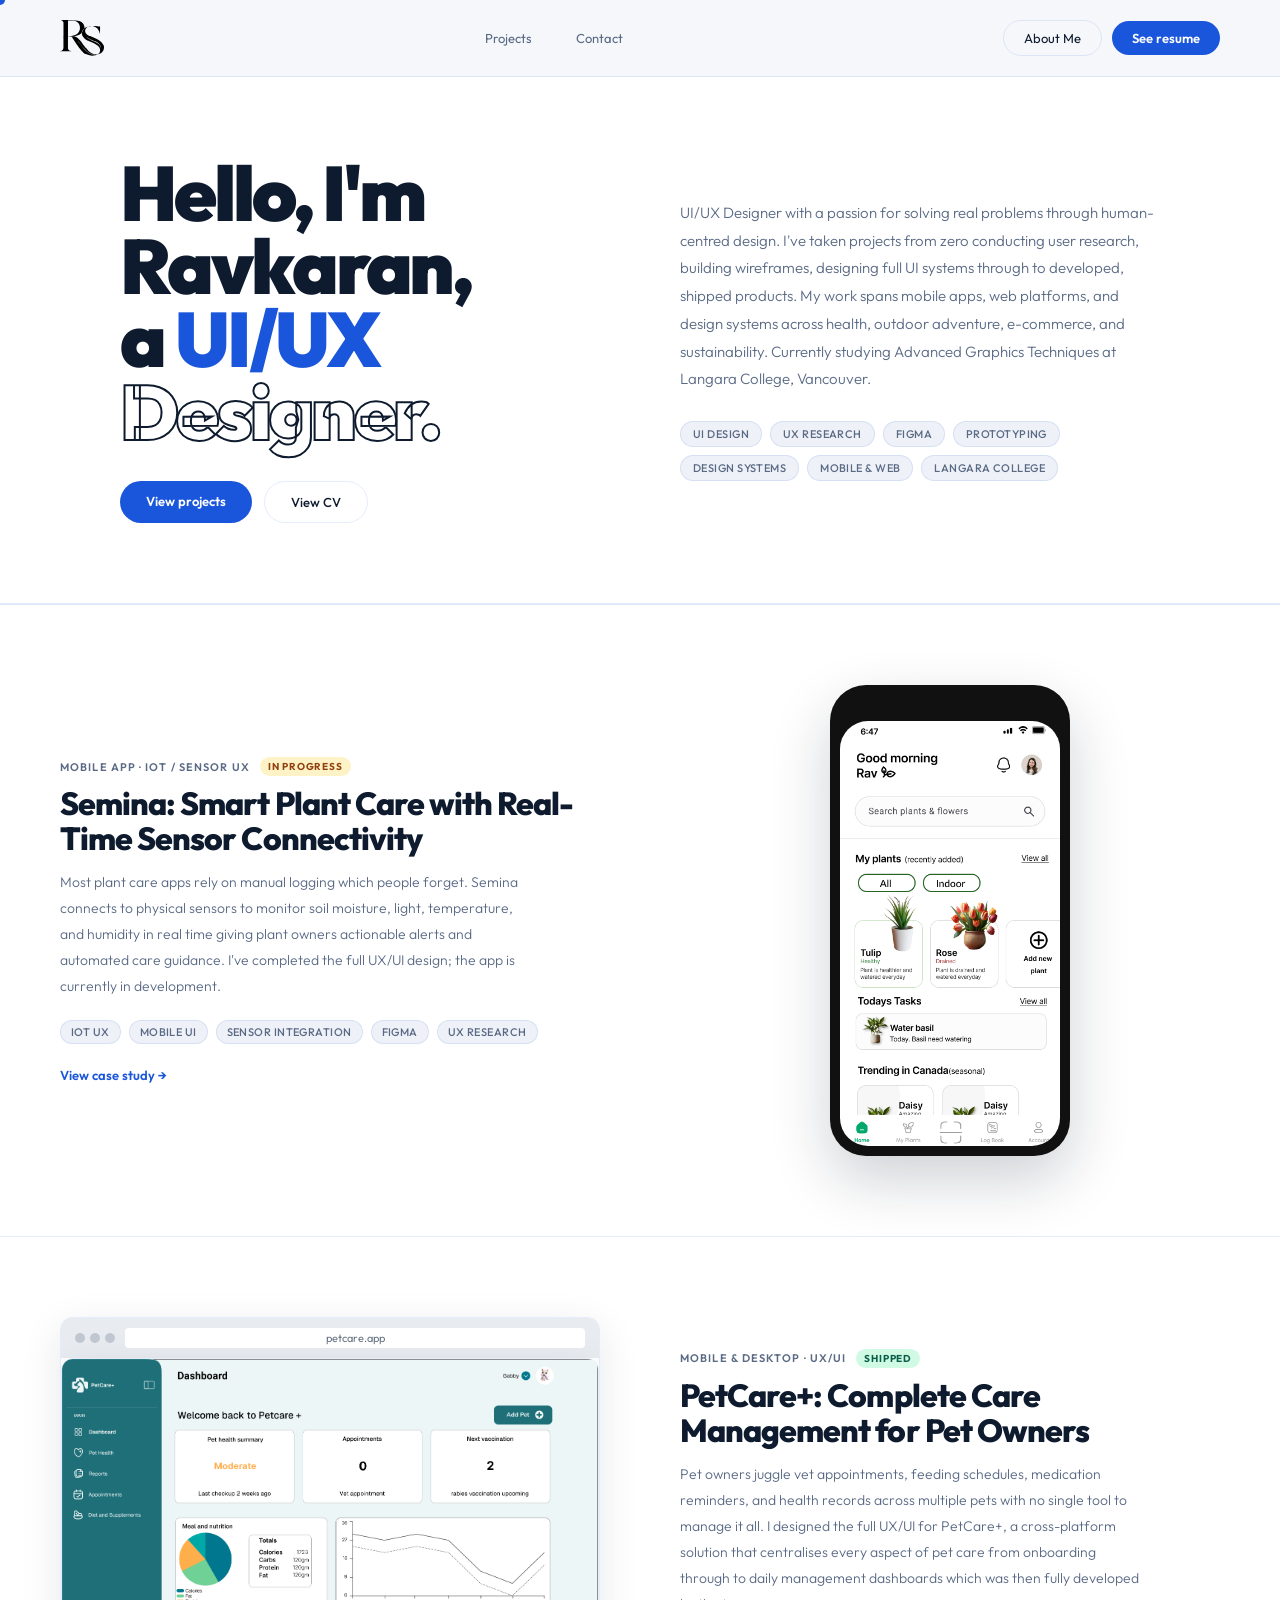
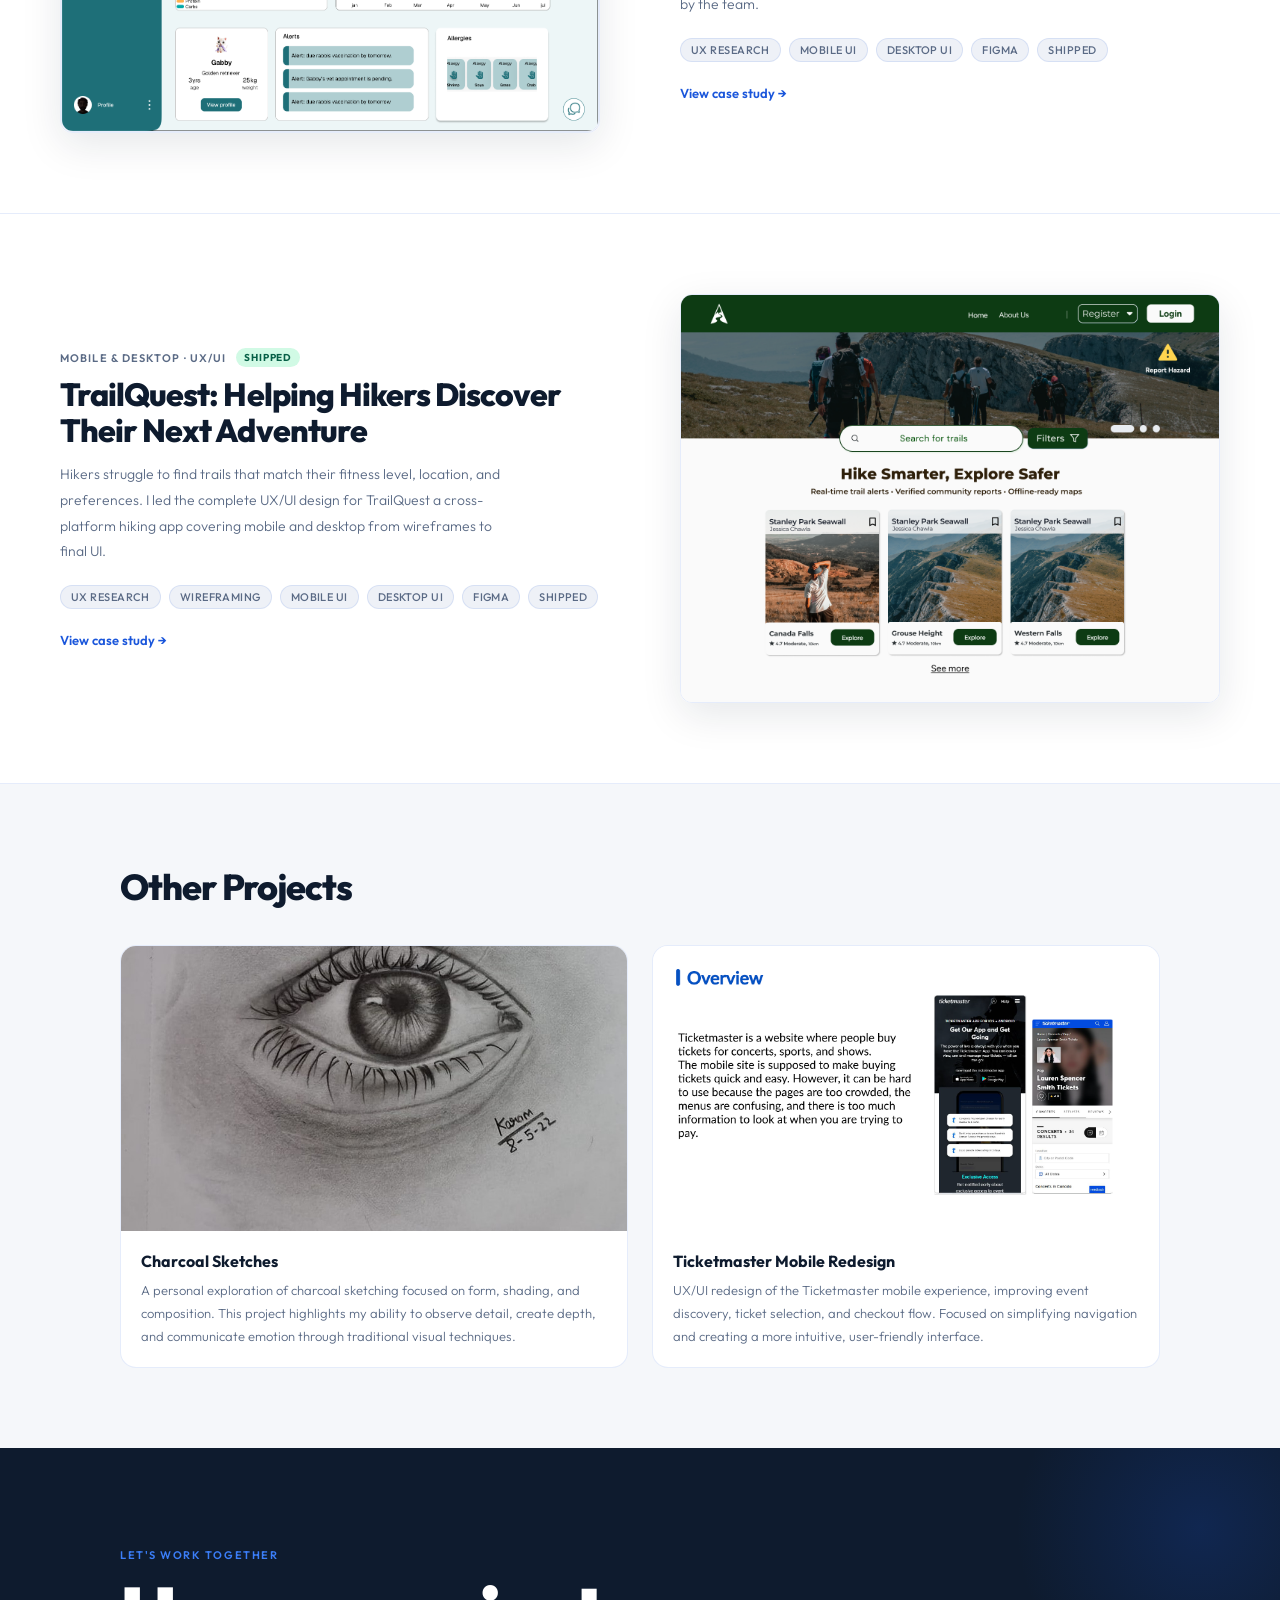
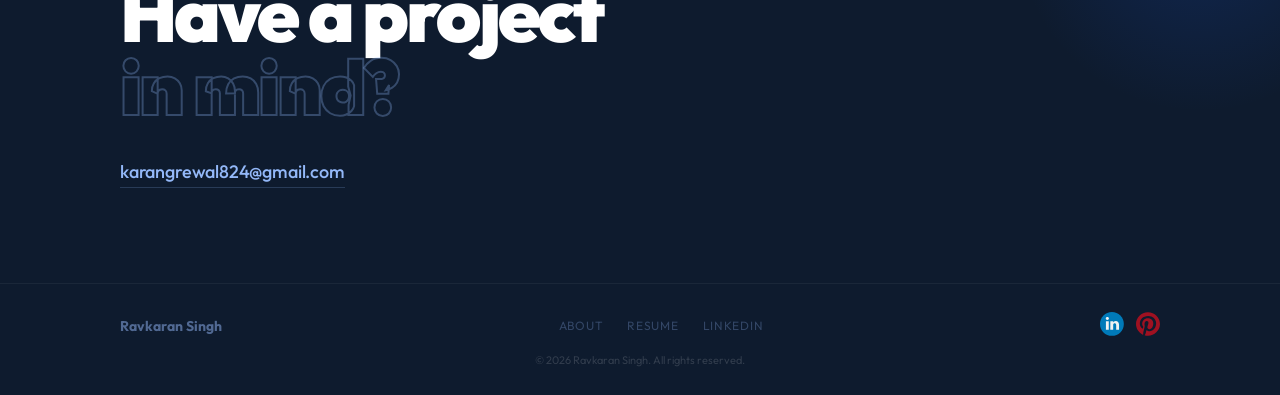
<file: index.html>
<!DOCTYPE html>
<html lang="en">
<head>
<meta charset="UTF-8" />
<meta name="viewport" content="width=device-width, initial-scale=1.0" />
<title>Ravkaran Singh — UI/UX Designer</title>
<link href="https://fonts.googleapis.com/css2?family=Outfit:wght@300;400;500;600;700;800;900&family=Figtree:ital,wght@0,300;0,400;0,500;1,300;1,400&display=swap" rel="stylesheet" />
<link rel="stylesheet" href="style.css">
</head>
<body class="page-index">
<div class="cursor" id="cursor"></div>

<nav>
  <div class="logo">
    <img src="images/logo.svg" alt="Ravkaran Logo">
  </div>
  <div class="nav-center">
    <a href="#work">Projects</a>
    <a href="about.html">Contact</a>
  </div>
  <div class="nav-right">
    <a href="about.html" class="nav-contact">About Me</a>
    <a href="images/Ravkaran_Singh_Resume.pdf" class="nav-resume">See resume</a>
  </div>
</nav>

<section style="background:var(--p-white);border-bottom:1px solid var(--p-border);">
  <div class="hero fade-up">
    <div class="hero-left">
      
      <h1>Hello, I'm<br>Ravkaran,<br>a <span class="ac">UI/UX</span><br><span class="outline">Designer.</span></h1>
      <div class="hero-ctas">
        <a href="#work" class="btn-primary">View projects</a>
        <a href="images/Ravkaran_Singh_Resume.pdf" class="btn-secondary">View CV</a>
      </div>
    </div>
    <div class="hero-right">
      <p class="hero-bio">UI/UX Designer with a passion for solving real problems through human-centred design. I've taken projects from zero conducting user research, building wireframes, designing full UI systems through to developed, shipped products. My work spans mobile apps, web platforms, and design systems across health, outdoor adventure, e-commerce, and sustainability. Currently studying Advanced Graphics Techniques at Langara College, Vancouver.</p>
      <div class="hero-chips">
        <span class="chip">UI Design</span>
        <span class="chip">UX Research</span>
        <span class="chip">Figma</span>
        <span class="chip">Prototyping</span>
        <span class="chip">Design Systems</span>
        <span class="chip">Mobile &amp; Web</span>
        <span class="chip">Langara College</span>
      </div>
    </div>
  </div>
</section>

<!-- WORK -->
<div id="work">

<!-- 03 Semina -->
<a href="project-semina.html" class="case-study fade-up">
  <div class="case-text">
    <div class="case-category">Mobile App · IoT / Sensor UX <span class="case-badge badge-wip">In Progress</span></div>
    <h2 class="case-title">Semina: Smart Plant Care with Real-Time Sensor Connectivity</h2>
    <p class="case-desc">Most plant care apps rely on manual logging which people forget. Semina connects to physical sensors to monitor soil moisture, light, temperature, and humidity in real time giving plant owners actionable alerts and automated care guidance. I've completed the full UX/UI design; the app is currently in development.</p>
    <div class="case-tags">
      <span class="case-tag">IoT UX</span>
      <span class="case-tag">Mobile UI</span>
      <span class="case-tag">Sensor Integration</span>
      <span class="case-tag">Figma</span>
      <span class="case-tag">UX Research</span>
    </div>
    <span class="case-link">View case study →</span>
  </div>
  <div class="case-visual">
    <div class="phone-mockup">
      <div class="phone-notch"></div>
      <img src="images/Home page.png" alt="Semina home screen" />
    </div>
  </div>
</a>

<!-- 02 PetCare+ -->
<a href="project-petcare.html" class="case-study reverse fade-up">
  <div class="case-text">
    <div class="case-category">Mobile &amp; Desktop · UX/UI <span class="case-badge badge-live">Shipped</span></div>
    <h2 class="case-title">PetCare+: Complete Care Management for Pet Owners</h2>
    <p class="case-desc">Pet owners juggle vet appointments, feeding schedules, medication reminders, and health records across multiple pets with no single tool to manage it all. I designed the full UX/UI for PetCare+, a cross-platform solution that centralises every aspect of pet care from onboarding through to daily management dashboards which was then fully developed by the team.</p>
    <div class="case-tags">
      <span class="case-tag">UX Research</span>
      <span class="case-tag">Mobile UI</span>
      <span class="case-tag">Desktop UI</span>
      <span class="case-tag">Figma</span>
      <span class="case-tag">Shipped</span>
    </div>
    <span class="case-link">View case study →</span>
  </div>
  <div class="case-visual">
    <div class="browser-mockup">
      <div class="browser-bar">
        <div class="browser-dots"><span></span><span></span><span></span></div>
        <div class="browser-url">petcare.app</div>
      </div>
      <img src="images/Dashboard.png" alt="PetCare+ dashboard" />
    </div>
  </div>
</a>

<!-- 01 TrailQuest -->
<a href="project-trailquest.html" class="case-study fade-up">
  <div class="case-text">
    <div class="case-category">Mobile &amp; Desktop · UX/UI <span class="case-badge badge-live">Shipped</span></div>
    <h2 class="case-title">TrailQuest: Helping Hikers Discover Their Next Adventure</h2>
    <p class="case-desc">Hikers struggle to find trails that match their fitness level, location, and preferences. I led the complete UX/UI design for TrailQuest a cross-platform hiking app covering mobile and desktop from wireframes to final UI.</p>
    <div class="case-tags">
      <span class="case-tag">UX Research</span>
      <span class="case-tag">Wireframing</span>
      <span class="case-tag">Mobile UI</span>
      <span class="case-tag">Desktop UI</span>
      <span class="case-tag">Figma</span>
      <span class="case-tag">Shipped</span>
    </div>
    <span class="case-link">View case study →</span>
  </div>
  <div class="case-visual">
    <img src="images/trailquest2.png" alt="TrailQuest UI Preview">
  </div>
</a>

</div>

<div class="other-projects fade-up">
  <h2 class="other-title">Other Projects</h2>
  <div class="other-grid">
    <a href="charcoal.html" class="other-card">
      <div class="other-thumb">
        <img src="images/image1.jpeg" alt="Charcoal Sketches" />
      </div>
      <div class="other-body">
        <div class="other-card-title">Charcoal Sketches</div>
        <p class="other-card-desc">A personal exploration of charcoal sketching focused on form, shading, and composition. This project highlights my ability to observe detail, create depth, and communicate emotion through traditional visual techniques.</p>
      </div>
    </a>
    <a href="ticketmaster.html" class="other-card">
      <div class="other-thumb">
        <img src="images/mainpage.png" alt="Ticketmaster Redesign" />
      </div>
      <div class="other-body">
        <div class="other-card-title">Ticketmaster Mobile Redesign</div>
        <p class="other-card-desc">UX/UI redesign of the Ticketmaster mobile experience, improving event discovery, ticket selection, and checkout flow. Focused on simplifying navigation and creating a more intuitive, user-friendly interface.</p>
      </div>
    </a>
  </div>
</div>

<section class="contact-section" id="contact">
  <div class="contact-glow"></div>
  <div class="contact-inner">
    <div class="contact-label">Let's work together</div>
    <h2 class="contact-headline">Have a project<br><span class="outline">in mind?</span></h2>
    <a href="mailto:karangrewal824@gmail.com" class="contact-email">karangrewal824@gmail.com</a>
  </div>
</section>

<footer>
  <div class="footer-inner">
    <span class="footer-name">Ravkaran Singh</span>
    <div class="footer-links">
      
      <a href="about.html">About</a>
      <a href="images/Ravkaran_Singh_Resume.pdf">Resume</a>
      <a href="https://linkedin.com/in/ravkaran-singh" target="_blank">LinkedIn</a>
     
      
    </div>
    <div class="footer-socials">
  <a href="https://linkedin.com/in/ravkaran-singh" title="LinkedIn" aria-label="LinkedIn">
    <img src="images/linkedin.svg" alt="LinkedIn" width="24" height="24">
  </a>
  <a href="https://pin.it/3BlOJ2ydx" title="Pinterest" aria-label="Pinterest">
    <img src="images/pinterest.svg" alt="Behance" width="24" height="24">
  </a>
</div>
  </div>
  <p class="footer-copy">© 2026 Ravkaran Singh. All rights reserved.</p>
</footer>

<script>
const cursor = document.getElementById('cursor');
document.addEventListener('mousemove', e => { cursor.style.left=e.clientX+'px'; cursor.style.top=e.clientY+'px'; });
document.querySelectorAll('a,button').forEach(el => {
  el.addEventListener('mouseenter', () => cursor.classList.add('grow'));
  el.addEventListener('mouseleave', () => cursor.classList.remove('grow'));
});
const obs = new IntersectionObserver(entries => {
  entries.forEach(e => { if(e.isIntersecting) e.target.classList.add('visible'); });
}, {threshold:0.1});
document.querySelectorAll('.fade-up').forEach(el => obs.observe(el));
setTimeout(() => document.querySelector('.hero').classList.add('visible'), 100);
</script>
</body>
</html>
</file>
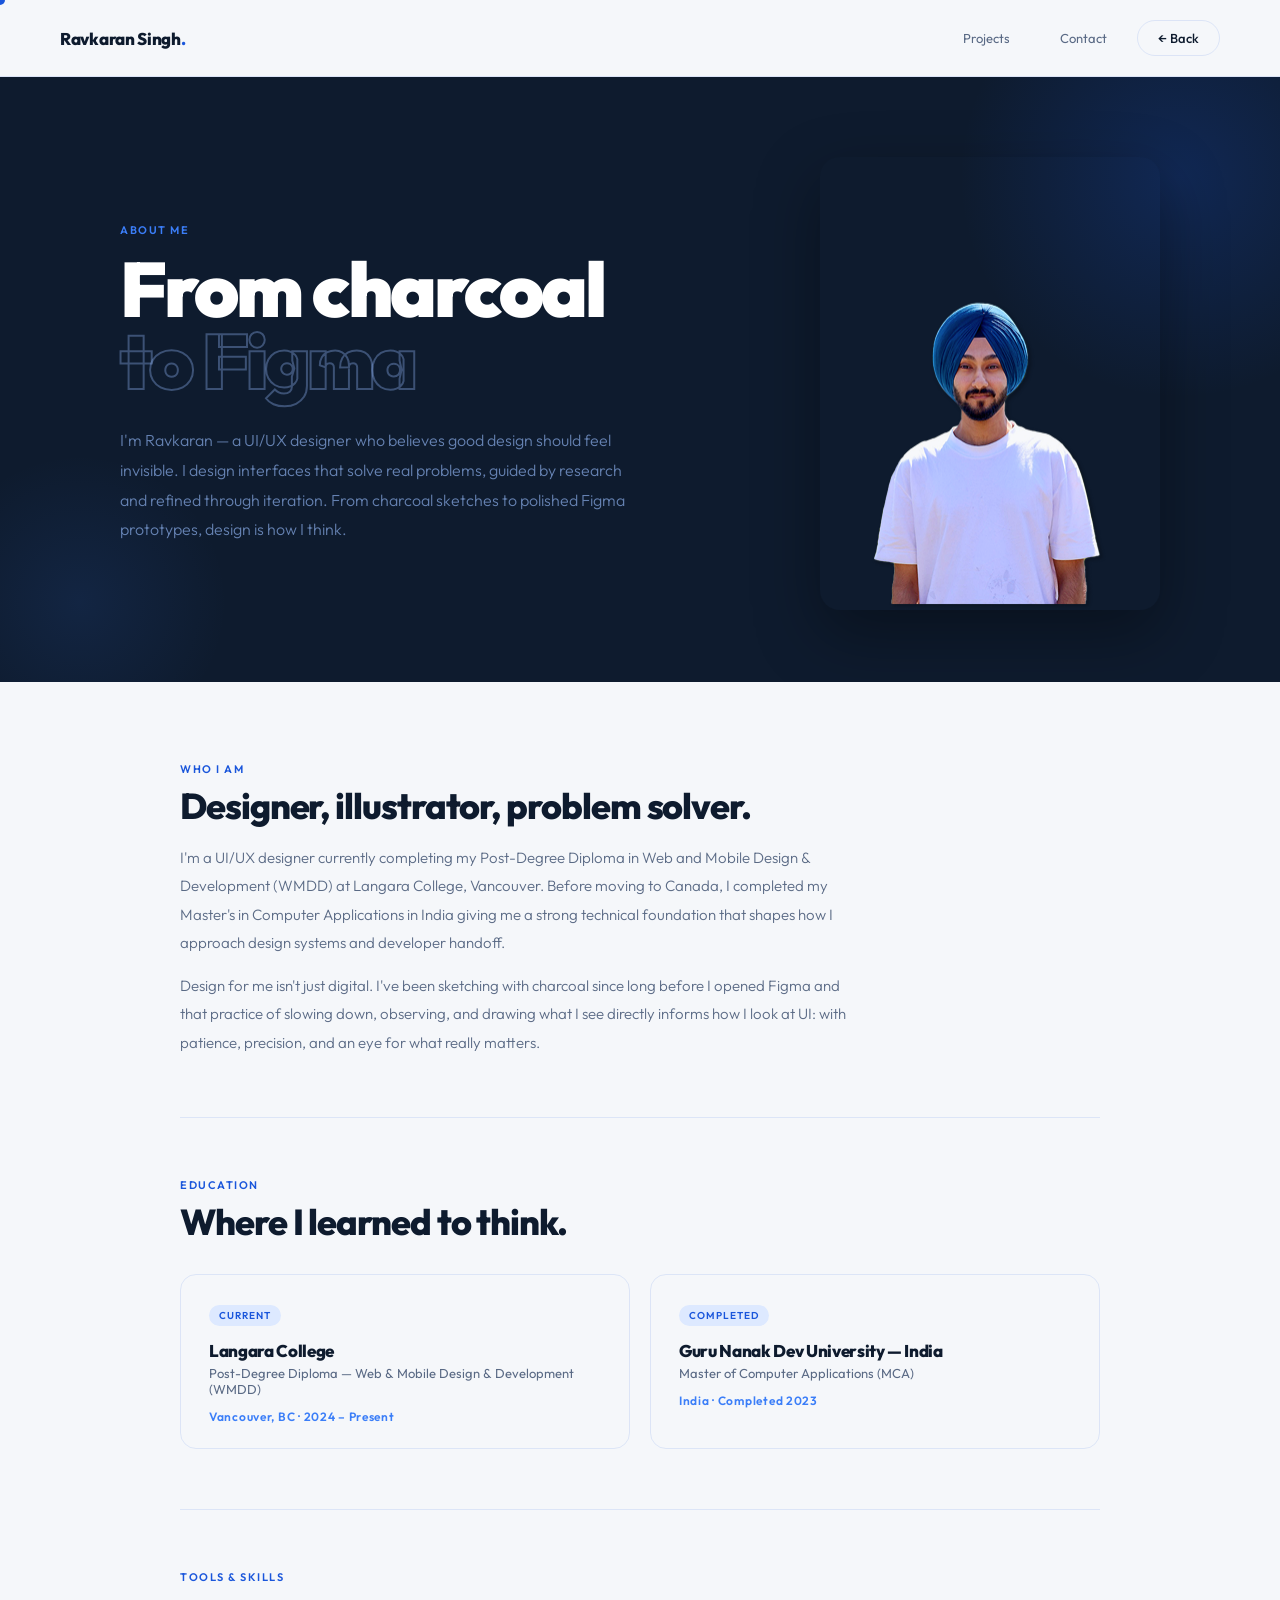
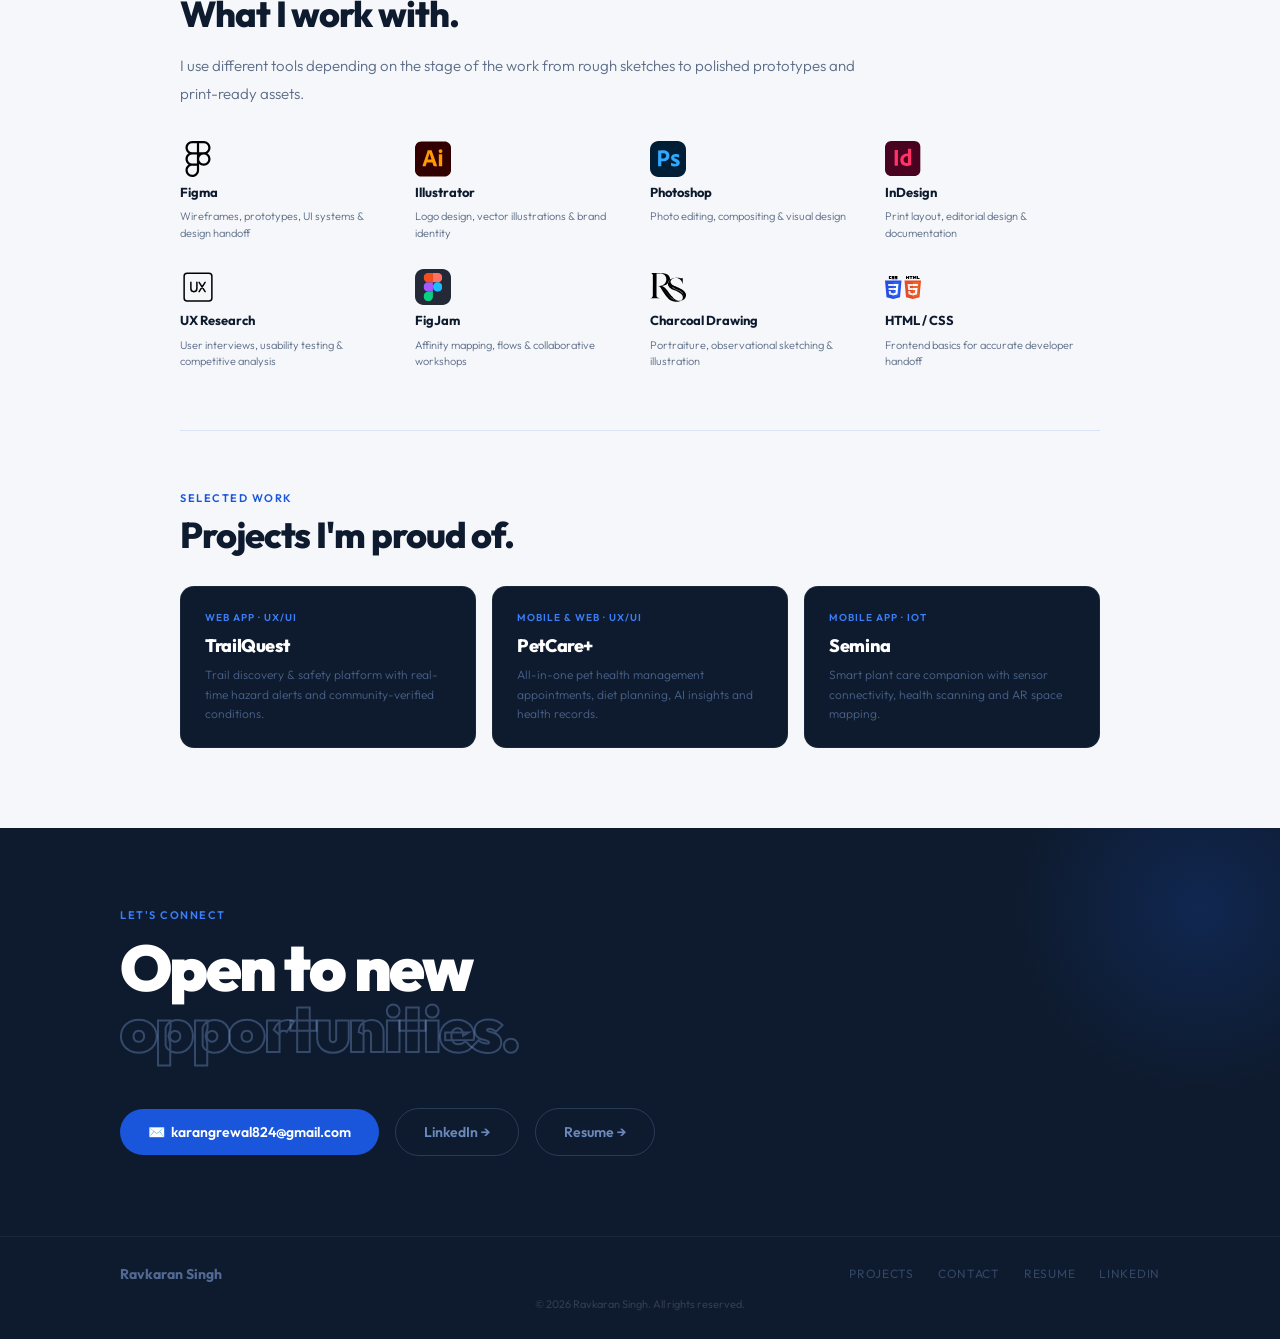
<file: about.html>
<!DOCTYPE html>
<html lang="en">
<head>
<meta charset="UTF-8" />
<meta name="viewport" content="width=device-width, initial-scale=1.0" />
<title>About — Ravkaran Singh</title>
<link href="https://fonts.googleapis.com/css2?family=Outfit:wght@300;400;500;600;700;800;900&display=swap" rel="stylesheet" />
<link rel="stylesheet" href="style.css">
</head>
<body class="page-about">

<div class="cursor" id="cursor"></div>

<nav>
  <a href="index.html" class="logo">Ravkaran Singh<span>.</span></a>
  <div class="nav-right">
    <a href="index.html">Projects</a>
    <a href="index.html#contact">Contact</a>
    <a href="index.html" class="nav-back">← Back</a>
  </div>
</nav>

<section class="about-hero">
  <div class="about-glow"></div>
  <div class="about-glow2"></div>
  <div class="about-hero-inner">
    <div class="fade-up">
      <div class="about-label">About me</div>
      <h1>From charcoal <br><span class="outline">to Figma</span></h1>
      <p class="about-hero-bio">I'm Ravkaran — a UI/UX designer who believes good design should feel invisible. I design interfaces that solve real problems, guided by research and refined through iteration. From charcoal sketches to polished Figma prototypes, design is how I think.</p>
    </div>
    <div class="about-photo-wrap fade-up">
      <img src="images/image.png" alt="Ravkaran Singh"
           onerror="this.style.display='none'; this.parentNode.innerHTML='<div class=\'photo-placeholder\'>👤</div><div class=\'photo-placeholder-text\'>Add your photo</div>'" />
    </div>
  </div>
</section>

<div class="about-body">

  <div class="fade-up">
    <div class="sec-label">Who I am</div>
    <h2 class="sec-title">Designer, illustrator, problem solver.</h2>
    <p class="sec-body">I'm a UI/UX designer currently completing my Post-Degree Diploma in Web and Mobile Design & Development (WMDD) at Langara College, Vancouver. Before moving to Canada, I completed my Master's in Computer Applications in India giving me a strong technical foundation that shapes how I approach design systems and developer handoff.</p>
    <p class="sec-body">Design for me isn't just digital. I've been sketching with charcoal since long before I opened Figma and that practice of slowing down, observing, and drawing what I see directly informs how I look at UI: with patience, precision, and an eye for what really matters.</p>
  </div>

  <hr class="div" />

  <div class="fade-up">
    <div class="sec-label">Education</div>
    <h2 class="sec-title">Where I learned to think.</h2>
    <div class="edu-grid">
      <div class="edu-card">
        <div class="edu-badge">Current</div>
        <div class="edu-school">Langara College</div>
        <div class="edu-degree">Post-Degree Diploma — Web & Mobile Design & Development (WMDD)</div>
        <div class="edu-year">Vancouver, BC · 2024 – Present</div>
      </div>
      <div class="edu-card">
        <div class="edu-badge">Completed</div>
        <div class="edu-school">Guru Nanak Dev University — India</div>
        <div class="edu-degree">Master of Computer Applications (MCA)</div>
        <div class="edu-year">India · Completed 2023</div>
      </div>
    </div>
  </div>

  <hr class="div" />

  <div class="fade-up">
    <div class="sec-label">Tools &amp; Skills</div>
    <h2 class="sec-title">What I work with.</h2>
    <p class="sec-body">I use different tools depending on the stage of the work from rough sketches to polished prototypes and print-ready assets.</p>
    <div class="tools-grid">
      <a class="tool-card" href="https://www.figma.com" target="_blank" rel="noopener noreferrer">
        <img src="images/figma logo.svg" alt="Figma" />
        <div class="tool-name">Figma</div>
        <div class="tool-desc">Wireframes, prototypes, UI systems &amp; design handoff</div>
      </a>
      <a class="tool-card" href="https://www.adobe.com/products/illustrator.html" target="_blank" rel="noopener noreferrer">
        <img src="images/illustrator-original logo.svg" alt="Illustrator" />
        <div class="tool-name">Illustrator</div>
        <div class="tool-desc">Logo design, vector illustrations &amp; brand identity</div>
      </a>
      <a class="tool-card" href="https://www.adobe.com/products/photoshop.html" target="_blank" rel="noopener noreferrer">
        <img src="images/Photoshop logo.svg" alt="Photoshop" />
        <div class="tool-name">Photoshop</div>
        <div class="tool-desc">Photo editing, compositing &amp; visual design</div>
      </a>
      <a class="tool-card" href="https://www.adobe.com/products/indesign.html" target="_blank" rel="noopener noreferrer">
        <img src="images/indesign logo.svg" alt="InDesign" />
        <div class="tool-name">InDesign</div>
        <div class="tool-desc">Print layout, editorial design &amp; documentation</div>
      </a>
      <div class="tool-card">
        <img src="images/ux_led logo.svg" alt="UX" />
        <div class="tool-name">UX Research</div>
        <div class="tool-desc">User interviews, usability testing &amp; competitive analysis</div>
      </div>
      <a class="tool-card" href="https://www.figma.com/figjam" target="_blank" rel="noopener noreferrer">
        <img src="images/Figma-Dark logo.svg" alt="Figjam" />
        <div class="tool-name">FigJam</div>
        <div class="tool-desc">Affinity mapping, flows &amp; collaborative workshops</div>
      </a>
      <div class="tool-card">
        <img src="images/logo.svg" alt="Charcoal Drawing" />
        <div class="tool-name">Charcoal Drawing</div>
        <div class="tool-desc">Portraiture, observational sketching &amp; illustration</div>
      </div>
      <a class="tool-card" href="https://developer.mozilla.org/en-US/docs/Web" target="_blank" rel="noopener noreferrer">
        <img src="images/CSS3_and_HTML5_logos_and_wordmarks logo.svg" alt="HTML/CSS" />
        <div class="tool-name">HTML / CSS</div>
        <div class="tool-desc">Frontend basics for accurate developer handoff</div>
      </a>
    </div>
  </div>

  <hr class="div" />

  <div class="fade-up">
    <div class="sec-label">Selected Work</div>
    <h2 class="sec-title">Projects I'm proud of.</h2>
    <div class="projects-snap">
      <a href="project-trailquest.html" class="snap-card">
        <div class="snap-tag">Web App · UX/UI</div>
        <div class="snap-name">TrailQuest</div>
        <div class="snap-desc">Trail discovery &amp; safety platform with real-time hazard alerts and community-verified conditions.</div>
      </a>
      <a href="project-petcare.html" class="snap-card">
        <div class="snap-tag">Mobile &amp; Web · UX/UI</div>
        <div class="snap-name">PetCare+</div>
        <div class="snap-desc">All-in-one pet health management appointments, diet planning, AI insights and health records.</div>
      </a>
      <a href="project-semina.html" class="snap-card">
        <div class="snap-tag">Mobile App · IoT</div>
        <div class="snap-name">Semina</div>
        <div class="snap-desc">Smart plant care companion with sensor connectivity, health scanning and AR space mapping.</div>
      </a>
    </div>
  </div>

</div>

<section class="connect-section">
  <div class="connect-glow"></div>
  <div class="connect-inner fade-up">
    <div class="connect-label">Let's connect</div>
    <h2 class="connect-headline">Open to new<br><span class="outline">opportunities.</span></h2>
    <div class="connect-links">
      <a href="mailto:karangrewal824@gmail.com" class="connect-btn connect-btn-primary">✉️ &nbsp;karangrewal824@gmail.com</a>
      <a href="http://www.linkedin.com/in/ravkaran-singh" target="_blank" class="connect-btn connect-btn-secondary">LinkedIn →</a>
      <a href="images/Ravkaran_Singh_Resume.pdf" class="connect-btn connect-btn-secondary">Resume →</a>
    </div>
  </div>
</section>

<footer>
  <div class="ft-inner">
    <span class="ft-name">Ravkaran Singh</span>
    <div class="ft-links">
      <a href="index.html">Projects</a>
      <a href="index.html#contact">Contact</a>
      <a href="images/Ravkaran_Singh_Resume.pdf">Resume</a>
      <a href="http://www.linkedin.com/in/ravkaran-singh" target="_blank">LinkedIn</a>
    </div>
  </div>
  <p class="ft-copy">© 2026 Ravkaran Singh. All rights reserved.</p>
</footer>

<script>
  const cursor = document.getElementById('cursor');
  document.addEventListener('mousemove', e => {
    cursor.style.left = e.clientX + 'px';
    cursor.style.top = e.clientY + 'px';
  });
  document.querySelectorAll('a, button').forEach(el => {
    el.addEventListener('mouseenter', () => cursor.classList.add('grow'));
    el.addEventListener('mouseleave', () => cursor.classList.remove('grow'));
  });
  const obs = new IntersectionObserver(entries => {
    entries.forEach(e => { if (e.isIntersecting) e.target.classList.add('visible'); });
  }, { threshold: 0.1 });
  document.querySelectorAll('.fade-up').forEach(el => obs.observe(el));
  setTimeout(() => document.querySelector('.about-hero').classList.add('visible'), 80);
</script>
</body>
</html>
</file>
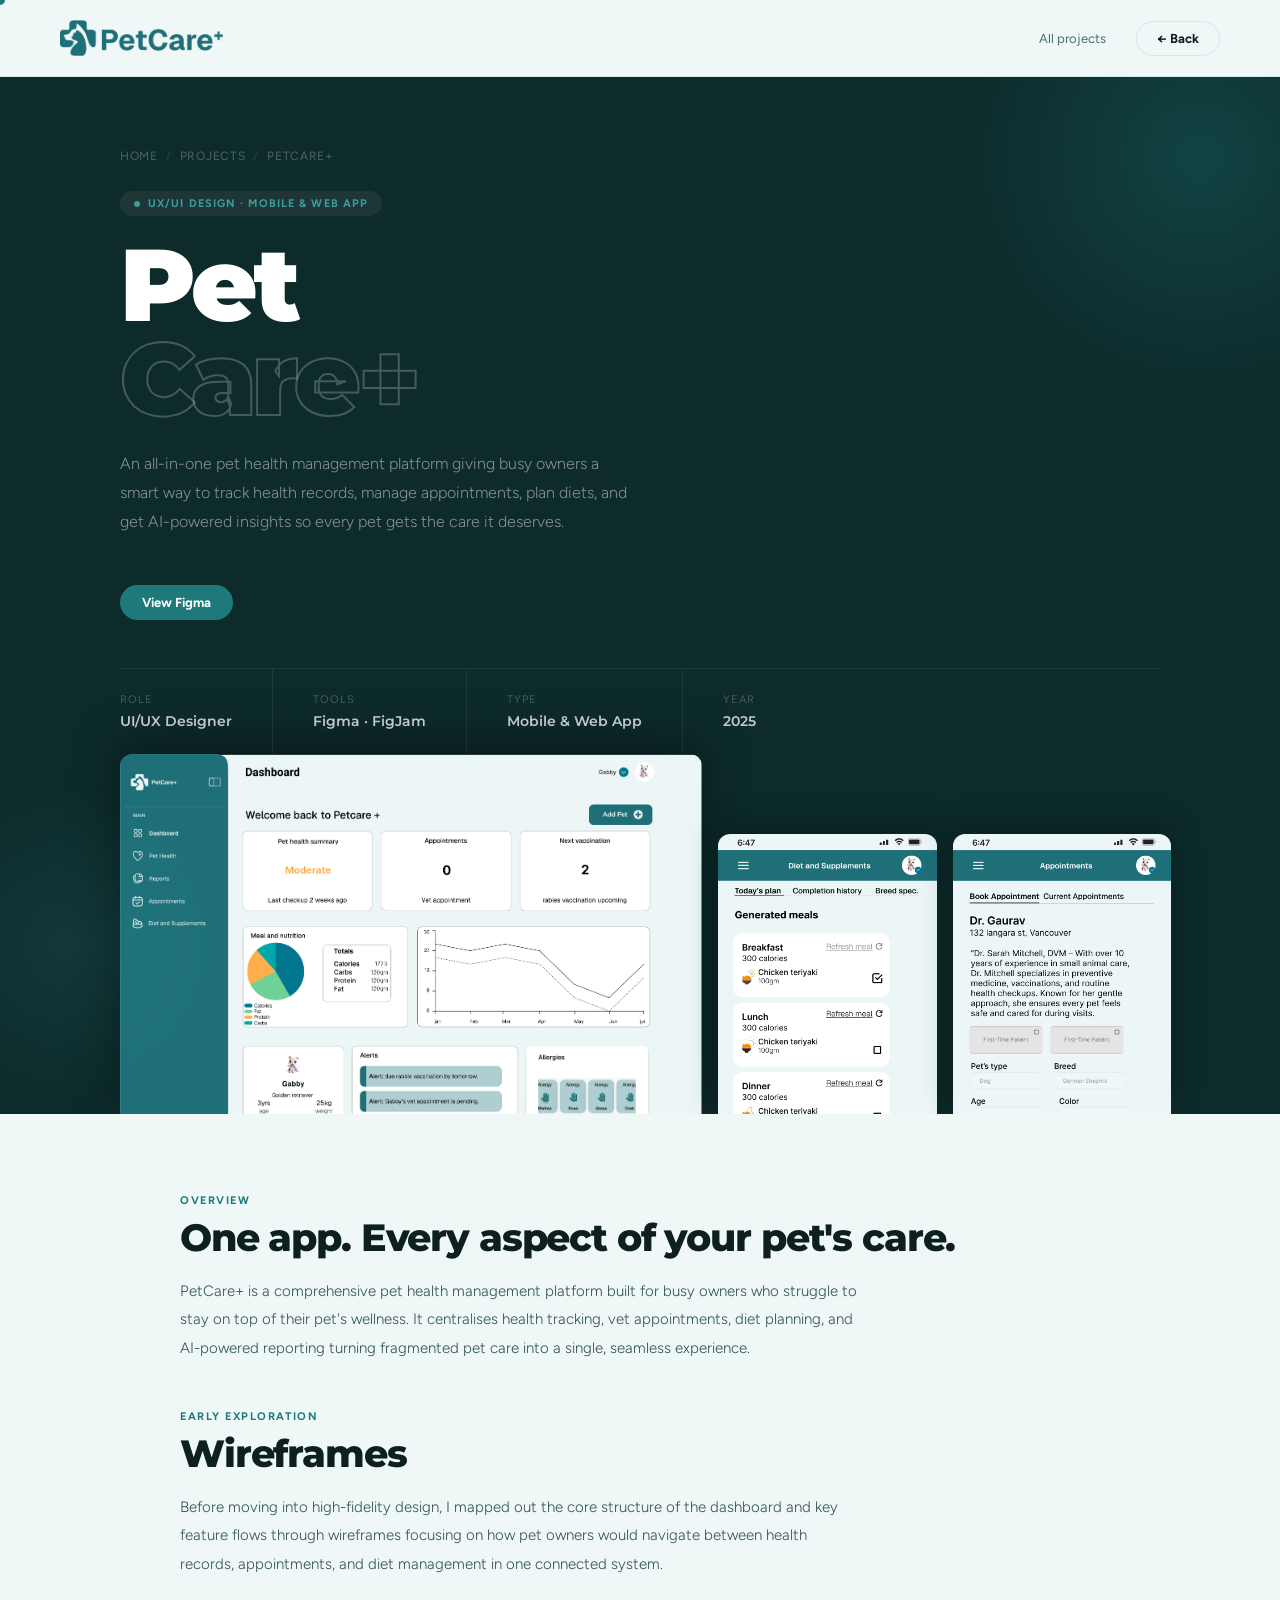
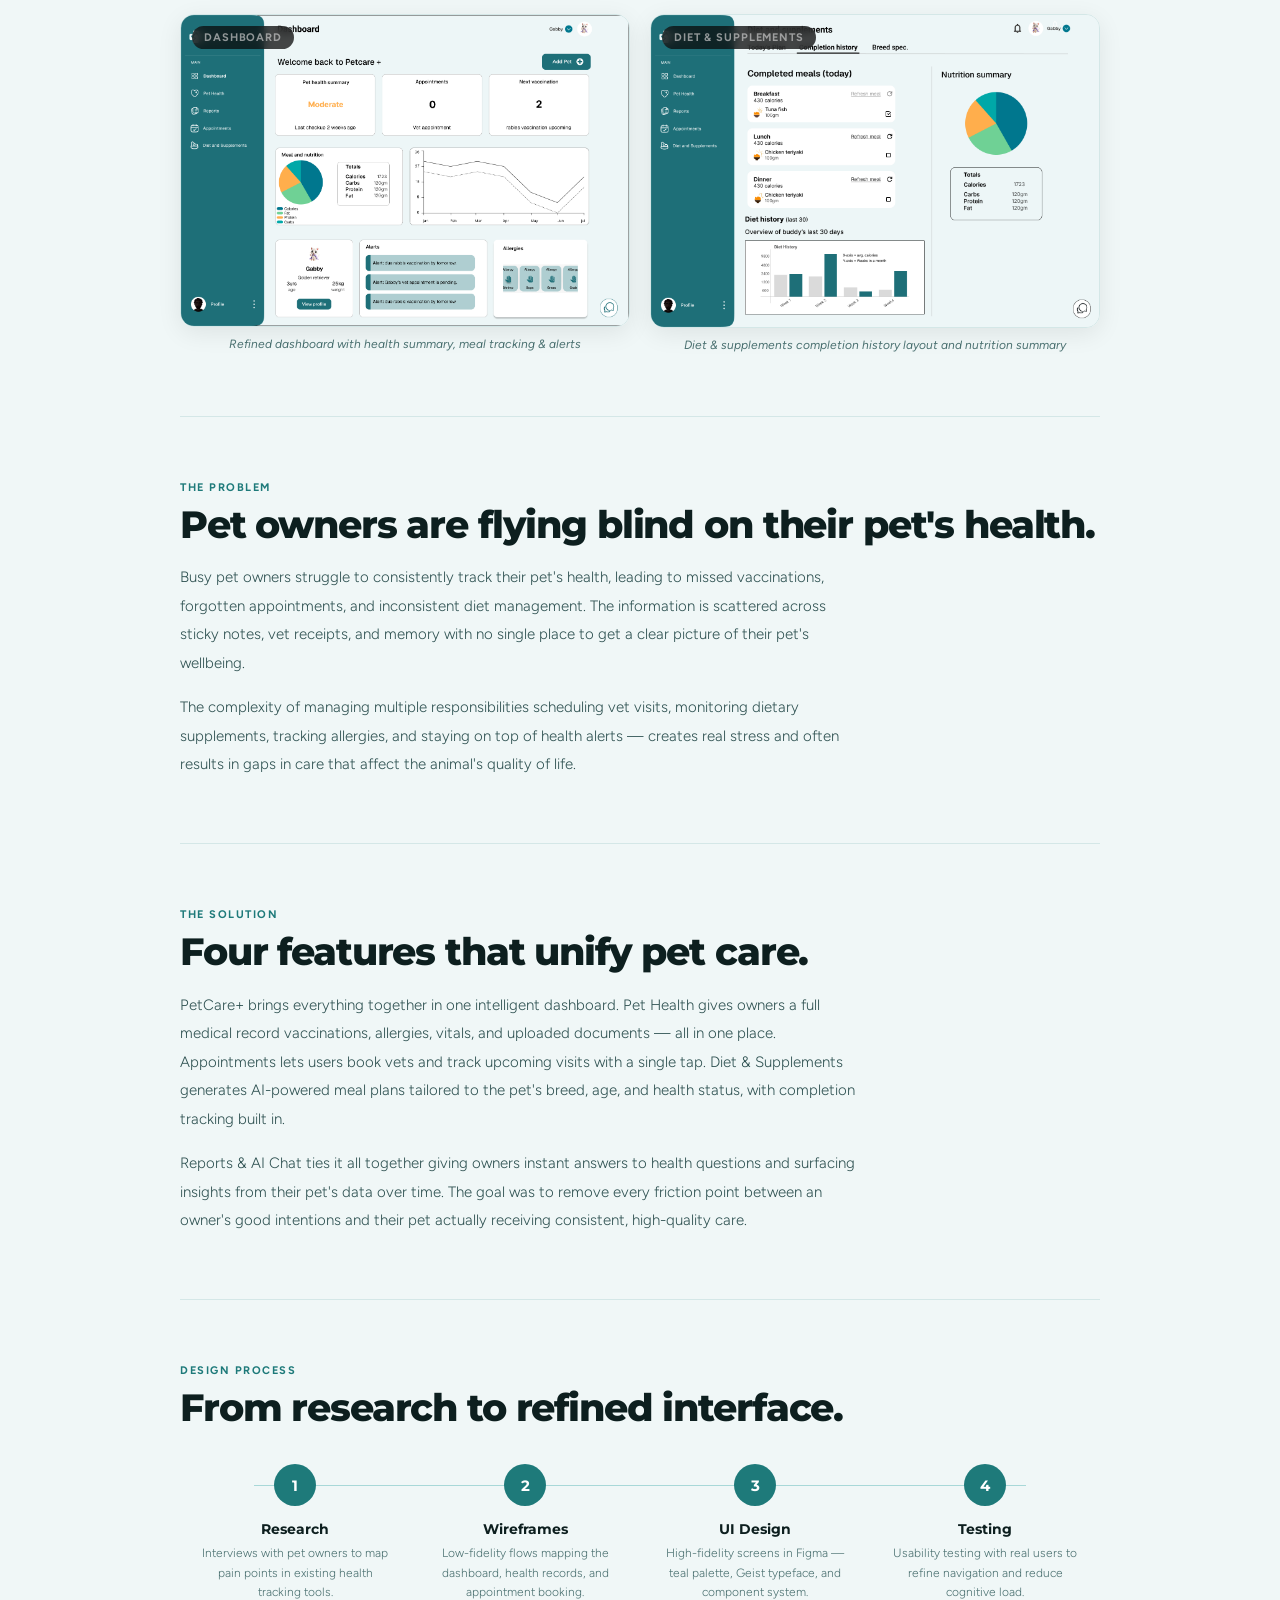
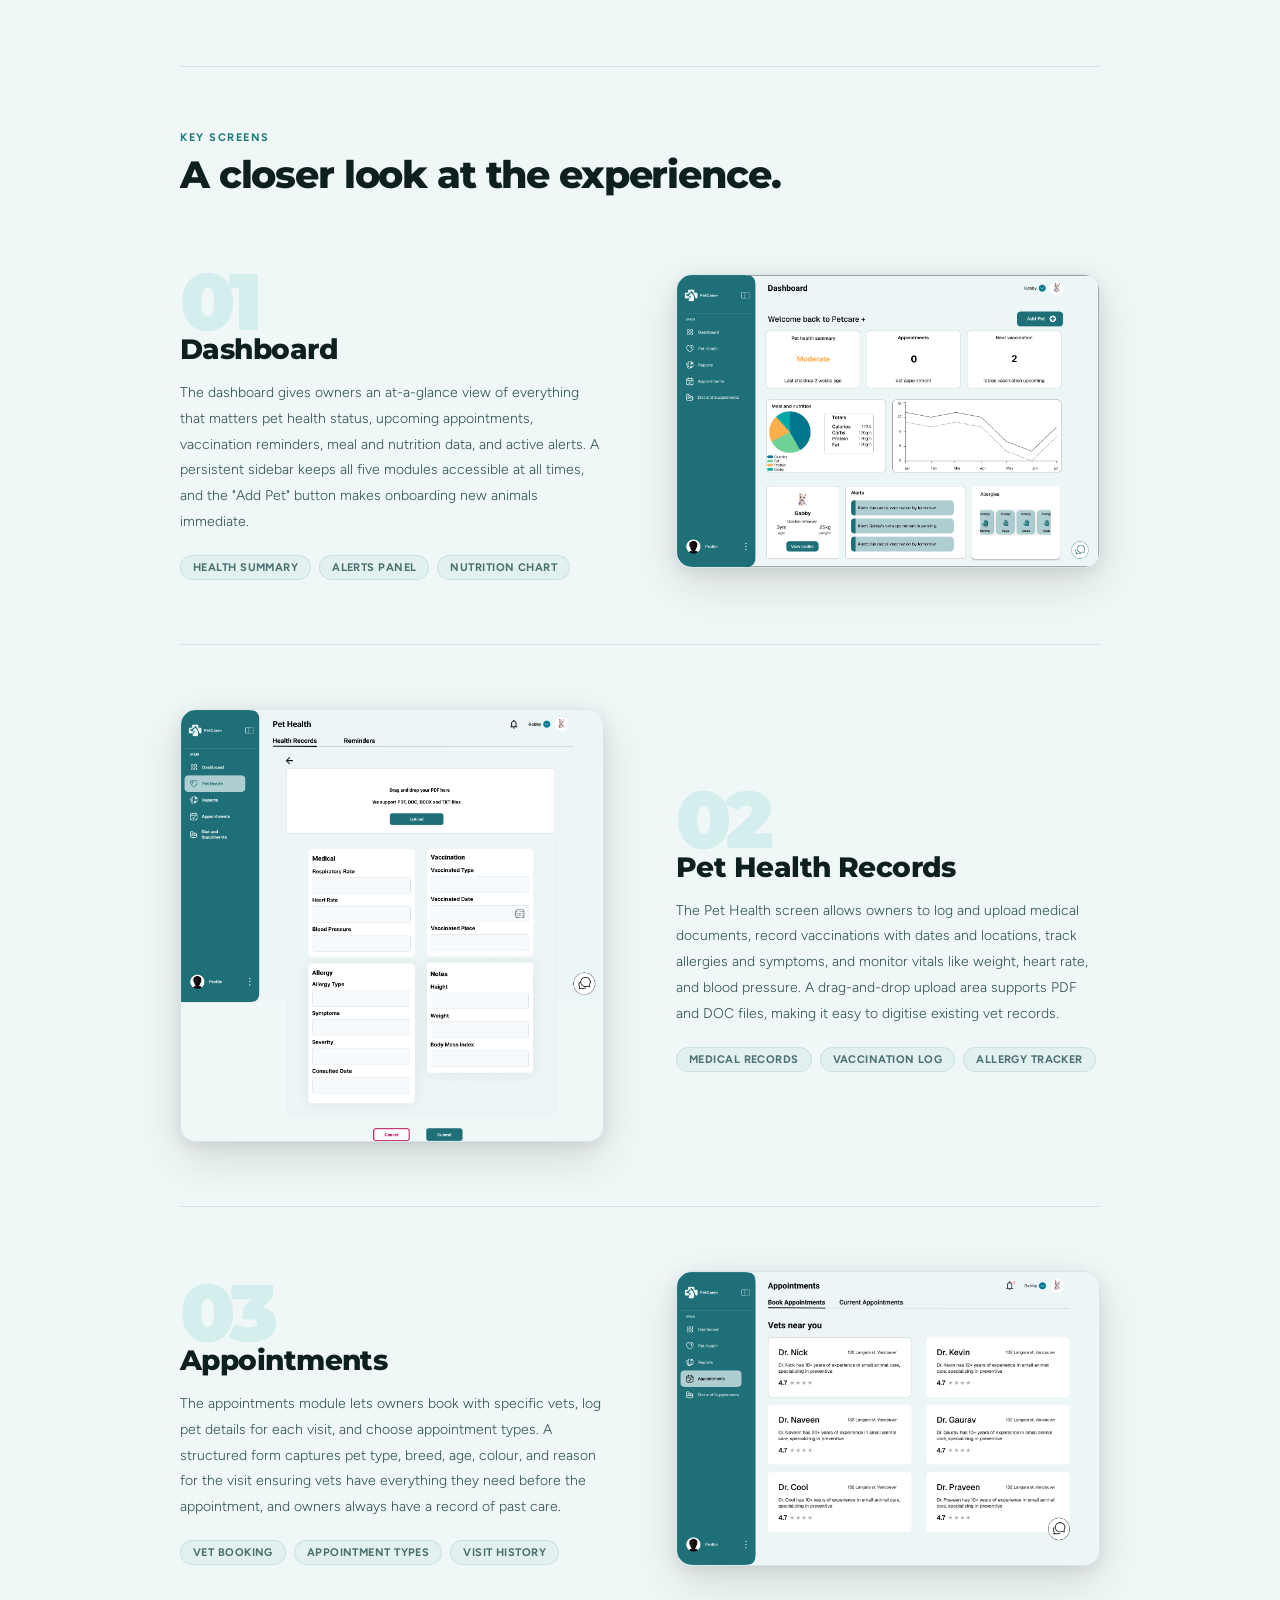
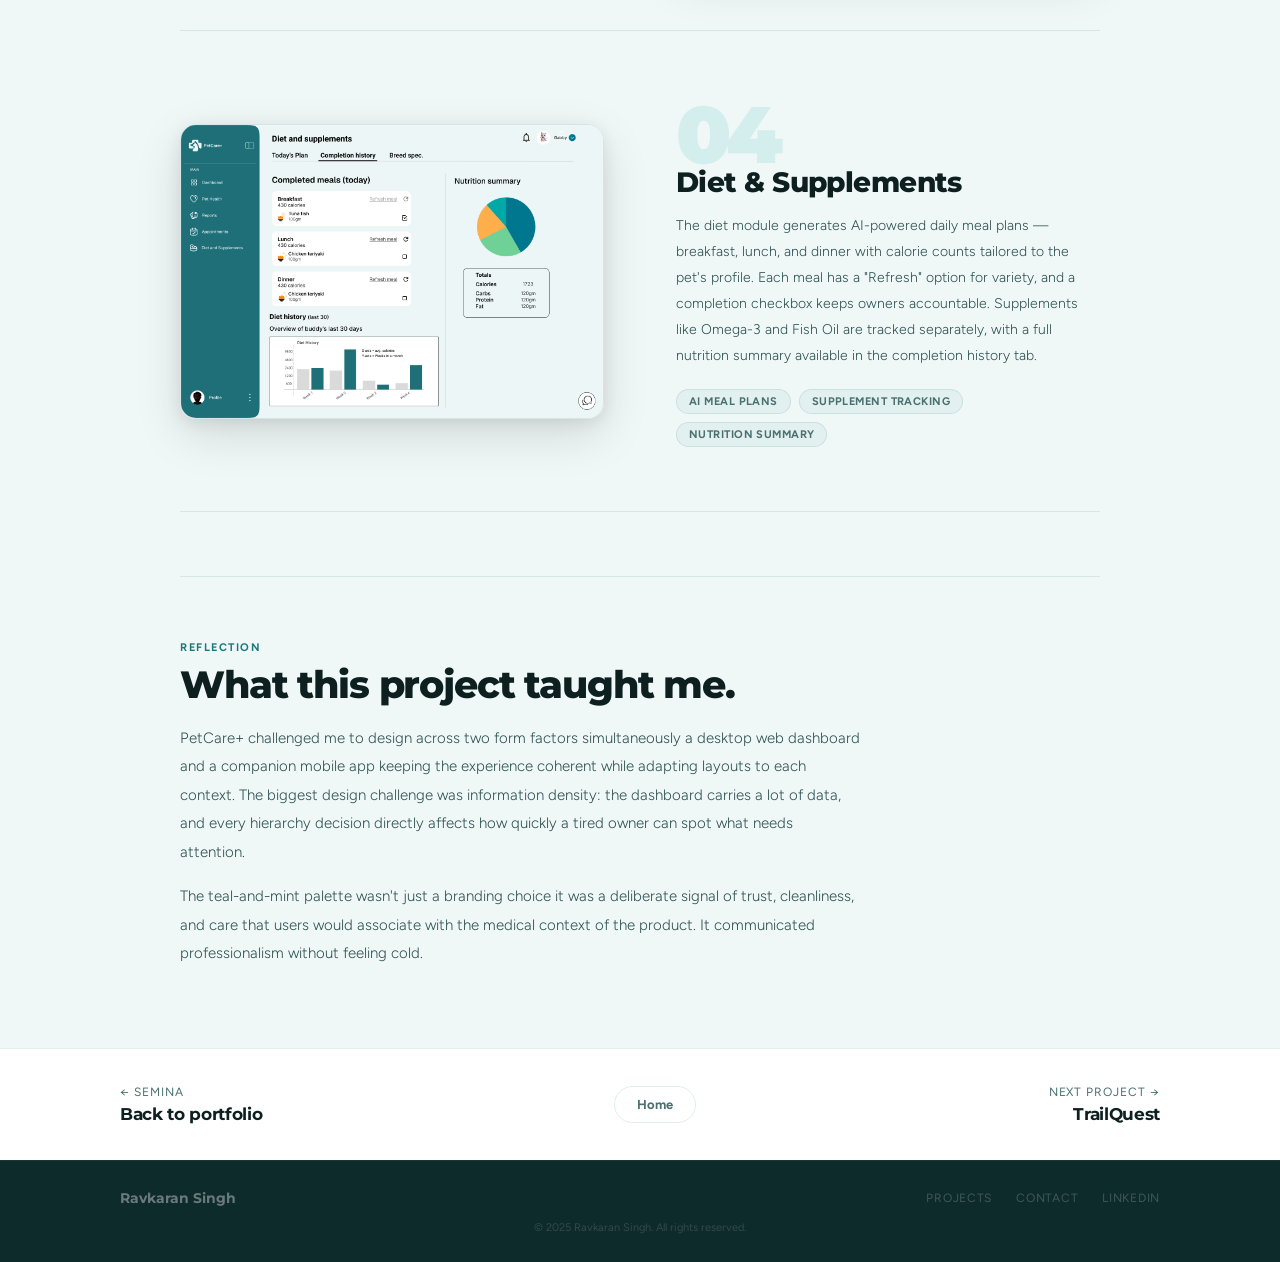
<file: project-petcare.html>
<!DOCTYPE html>
<html lang="en">
<head>
<meta charset="UTF-8" />
<meta name="viewport" content="width=device-width, initial-scale=1.0" />
<title>PetCare+ — Ravkaran Singh</title>
<link href="https://fonts.googleapis.com/css2?family=Montserrat:wght@300;400;500;600;700;800;900&family=Figtree:ital,wght@0,300;0,400;0,500;1,300;1,400&display=swap" rel="stylesheet" />
<link rel="stylesheet" href="style.css">
</head>
<body class="page-petcare">

<div class="cursor" id="cursor"></div>

<nav class="cs-nav">
  <a href="index.html" class="logo">
    <img src="images/petcare-logo.png" alt="PetCare+" />
  </a>
  <div class="nav-right">
    <a href="index.html">All projects</a>
    <a href="index.html" class="nav-back">← Back</a>
  </div>
</nav>

<section class="case-hero">
  <div class="hero-glow"></div>
  <div class="hero-glow2"></div>
  <div class="hero-inner">
    <div class="breadcrumb">
      <a href="index.html">Home</a><span>/</span>
      <a href="index.html">Projects</a><span>/</span>
      PetCare+
    </div>
    <div class="hero-badge">UX/UI Design · Mobile &amp; Web App</div>
    <h1>Pet<br><span class="outline">Care+</span></h1>
    <p class="hero-desc">An all-in-one pet health management platform giving busy owners a smart way to track health records, manage appointments, plan diets, and get AI-powered insights so every pet gets the care it deserves.</p>
    <div class="hero-cta">
      <a href="https://www.figma.com/design/P3jicjWK0MPCeapPqqGcIF/Petcare-?node-id=1-4&t=t5dbxKRNCHkkK4BC-1" target="_blank" class="btn-figma">View Figma</a>
    </div>
    <div class="hero-meta">
      <div class="hero-meta-item"><div class="meta-label">Role</div><div class="meta-val">UI/UX Designer</div></div>
      <div class="hero-meta-item"><div class="meta-label">Tools</div><div class="meta-val">Figma · FigJam</div></div>
      <div class="hero-meta-item"><div class="meta-label">Type</div><div class="meta-val">Mobile &amp; Web App</div></div>
      <div class="hero-meta-item"><div class="meta-label">Year</div><div class="meta-val">2025</div></div>
    </div>
  </div>
  <div class="hero-imgs" style="max-width:1160px;margin:0 auto;padding:0 60px;">
    <div class="hero-img hi-main"><img src="images/Dashboard.png" alt="PetCare+ Dashboard" /></div>
    <div class="hero-img hi-side"><img src="images/plan_mobile.png" alt="Pet Health" /></div>
    <div class="hero-img hi-side"><img src="images/appointment.png" alt="Appointments" /></div>
  </div>
</section>

<div class="body-wrap">

  <div class="fade-up">
    <div class="sec-label">Overview</div>
    <h2 class="sec-title">One app. Every aspect of your pet's care.</h2>
    <p class="sec-body">PetCare+ is a comprehensive pet health management platform built for busy owners who struggle to stay on top of their pet's wellness. It centralises health tracking, vet appointments, diet planning, and AI-powered reporting turning fragmented pet care into a single, seamless experience.</p>
  </div>

  <div class="fade-up" style="margin-top:48px;">
    <div class="sec-label">Early Exploration</div>
    <h2 class="sec-title">Wireframes</h2>
    <p class="sec-body">Before moving into high-fidelity design, I mapped out the core structure of the dashboard and key feature flows through wireframes focusing on how pet owners would navigate between health records, appointments, and diet management in one connected system.</p>
    <div class="wf-grid">
      <div class="wf-card">
        <div class="wf-label">Dashboard</div>
        <div class="wf-img"><img src="images/Dashboard.png" alt="PetCare+ wireframe" /></div>
        <p class="wf-caption">Refined dashboard with health summary, meal tracking &amp; alerts</p>
      </div>
      <div class="wf-card">
        <div class="wf-label">Diet &amp; Supplements</div>
        <div class="wf-img"><img src="images/completion history.png" alt="PetCare+ Dashboard" /></div>
        <p class="wf-caption">Diet &amp; supplements  completion history layout and nutrition summary</p>
      </div>
    </div>
  </div>

  <hr class="div" />

  <div class="fade-up">
    <div class="sec-label">The Problem</div>
    <h2 class="sec-title">Pet owners are flying blind on their pet's health.</h2>
    <p class="sec-body">Busy pet owners struggle to consistently track their pet's health, leading to missed vaccinations, forgotten appointments, and inconsistent diet management. The information is scattered across sticky notes, vet receipts, and memory with no single place to get a clear picture of their pet's wellbeing.</p>
    <p class="sec-body">The complexity of managing multiple responsibilities scheduling vet visits, monitoring dietary supplements, tracking allergies, and staying on top of health alerts — creates real stress and often results in gaps in care that affect the animal's quality of life.</p>
  </div>

  <hr class="div" />

  <div class="fade-up">
    <div class="sec-label">The Solution</div>
    <h2 class="sec-title">Four features that unify pet care.</h2>
    <p class="sec-body">PetCare+ brings everything together in one intelligent dashboard. Pet Health gives owners a full medical record vaccinations, allergies, vitals, and uploaded documents — all in one place. Appointments lets users book vets and track upcoming visits with a single tap. Diet &amp; Supplements generates AI-powered meal plans tailored to the pet's breed, age, and health status, with completion tracking built in.</p>
    <p class="sec-body">Reports &amp; AI Chat ties it all together giving owners instant answers to health questions and surfacing insights from their pet's data over time. The goal was to remove every friction point between an owner's good intentions and their pet actually receiving consistent, high-quality care.</p>
  </div>

  <hr class="div" />

  <div class="fade-up">
    <div class="sec-label">Design Process</div>
    <h2 class="sec-title">From research to refined interface.</h2>
    <div class="process-row">
      <div class="p-step"><div class="p-num">1</div><div class="p-title">Research</div><div class="p-desc">Interviews with pet owners to map pain points in existing health tracking tools.</div></div>
      <div class="p-step"><div class="p-num">2</div><div class="p-title">Wireframes</div><div class="p-desc">Low-fidelity flows mapping the dashboard, health records, and appointment booking.</div></div>
      <div class="p-step"><div class="p-num">3</div><div class="p-title">UI Design</div><div class="p-desc">High-fidelity screens in Figma — teal palette, Geist typeface, and component system.</div></div>
      <div class="p-step"><div class="p-num">4</div><div class="p-title">Testing</div><div class="p-desc">Usability testing with real users to refine navigation and reduce cognitive load.</div></div>
    </div>
  </div>

  <hr class="div" />

  <div class="fade-up">
    <div class="sec-label">Key Screens</div>
    <h2 class="sec-title">A closer look at the experience.</h2>
  </div>

  <div class="screen-block fade-up" style="padding-top:48px;">
    <div>
      <div class="screen-num">01</div>
      <h3 class="screen-title">Dashboard</h3>
      <p class="screen-desc">The dashboard gives owners an at-a-glance view of everything that matters pet health status, upcoming appointments, vaccination reminders, meal and nutrition data, and active alerts. A persistent sidebar keeps all five modules accessible at all times, and the "Add Pet" button makes onboarding new animals immediate.</p>
      <div class="screen-chips">
        <span class="chip">Health Summary</span>
        <span class="chip">Alerts Panel</span>
        <span class="chip">Nutrition Chart</span>
      </div>
    </div>
    <div class="screen-img-wrap">
      <img src="images/Dashboard.png" alt="PetCare+ Dashboard" />
    </div>
  </div>

  <div class="screen-block rev fade-up">
    <div>
      <div class="screen-num">02</div>
      <h3 class="screen-title">Pet Health Records</h3>
      <p class="screen-desc">The Pet Health screen allows owners to log and upload medical documents, record vaccinations with dates and locations, track allergies and symptoms, and monitor vitals like weight, heart rate, and blood pressure. A drag-and-drop upload area supports PDF and DOC files, making it easy to digitise existing vet records.</p>
      <div class="screen-chips">
        <span class="chip">Medical Records</span>
        <span class="chip">Vaccination Log</span>
        <span class="chip">Allergy Tracker</span>
      </div>
    </div>
    <div class="screen-img-wrap">
      <img src="images/health.png" alt="Pet Health Records" />
    </div>
  </div>

  <div class="screen-block fade-up">
    <div>
      <div class="screen-num">03</div>
      <h3 class="screen-title">Appointments</h3>
      <p class="screen-desc">The appointments module lets owners book with specific vets, log pet details for each visit, and choose appointment types. A structured form captures pet type, breed, age, colour, and reason for the visit ensuring vets have everything they need before the appointment, and owners always have a record of past care.</p>
      <div class="screen-chips">
        <span class="chip">Vet Booking</span>
        <span class="chip">Appointment Types</span>
        <span class="chip">Visit History</span>
      </div>
    </div>
    <div class="screen-img-wrap">
      <img src="images/appointments.png" alt="Appointments" />
    </div>
  </div>

  <div class="screen-block rev fade-up">
    <div>
      <div class="screen-num">04</div>
      <h3 class="screen-title">Diet &amp; Supplements</h3>
      <p class="screen-desc">The diet module generates AI-powered daily meal plans — breakfast, lunch, and dinner with calorie counts tailored to the pet's profile. Each meal has a "Refresh" option for variety, and a completion checkbox keeps owners accountable. Supplements like Omega-3 and Fish Oil are tracked separately, with a full nutrition summary available in the completion history tab.</p>
      <div class="screen-chips">
        <span class="chip">AI Meal Plans</span>
        <span class="chip">Supplement Tracking</span>
        <span class="chip">Nutrition Summary</span>
      </div>
    </div>
    <div class="screen-img-wrap">
      <img src="images/completion history.png" alt="Diet and Supplements" />
    </div>
  </div>

  <hr class="div" />

  <div class="fade-up">
    <div class="sec-label">Reflection</div>
    <h2 class="sec-title">What this project taught me.</h2>
    <p class="sec-body">PetCare+ challenged me to design across two form factors simultaneously a desktop web dashboard and a companion mobile app keeping the experience coherent while adapting layouts to each context. The biggest design challenge was information density: the dashboard carries a lot of data, and every hierarchy decision directly affects how quickly a tired owner can spot what needs attention.</p>
    <p class="sec-body">The teal-and-mint palette wasn't just a branding choice it was a deliberate signal of trust, cleanliness, and care that users would associate with the medical context of the product. It communicated professionalism without feeling cold.</p>
  </div>

</div>

<div class="proj-nav">
  <div class="proj-nav-inner">
    <a href="project-semina.html" class="pn-link">
      <span class="pn-dir">← Semina</span>
      <span class="pn-name">Back to portfolio</span>
    </a>
    <a href="index.html" class="btn-home">Home</a>
    <a href="project-trailquest.html" class="pn-link pn-right">
      <span class="pn-dir">Next project →</span>
      <span class="pn-name">TrailQuest</span>
    </a>
  </div>
</div>

<footer>
  <div class="ft-inner">
    <span class="ft-name">Ravkaran Singh</span>
    <div class="ft-links">
      <a href="index.html">Projects</a>
      <a href="about.html#contact">Contact</a>
      <a href="http://www.linkedin.com/in/ravkaran-singh" target="_blank">LinkedIn</a>
    </div>
  </div>
  <p class="ft-copy">© 2025 Ravkaran Singh. All rights reserved.</p>
</footer>

<script>
  const cursor = document.getElementById('cursor');
  document.addEventListener('mousemove', e => {
    cursor.style.left = e.clientX + 'px';
    cursor.style.top = e.clientY + 'px';
  });
  document.querySelectorAll('a, button').forEach(el => {
    el.addEventListener('mouseenter', () => cursor.classList.add('grow'));
    el.addEventListener('mouseleave', () => cursor.classList.remove('grow'));
  });
  const obs = new IntersectionObserver(entries => {
    entries.forEach(e => { if (e.isIntersecting) e.target.classList.add('visible'); });
  }, { threshold: 0.08 });
  document.querySelectorAll('.fade-up').forEach(el => obs.observe(el));
  setTimeout(() => document.querySelector('.case-hero').classList.add('visible'), 80);
</script>
</body>
</html>
</file>
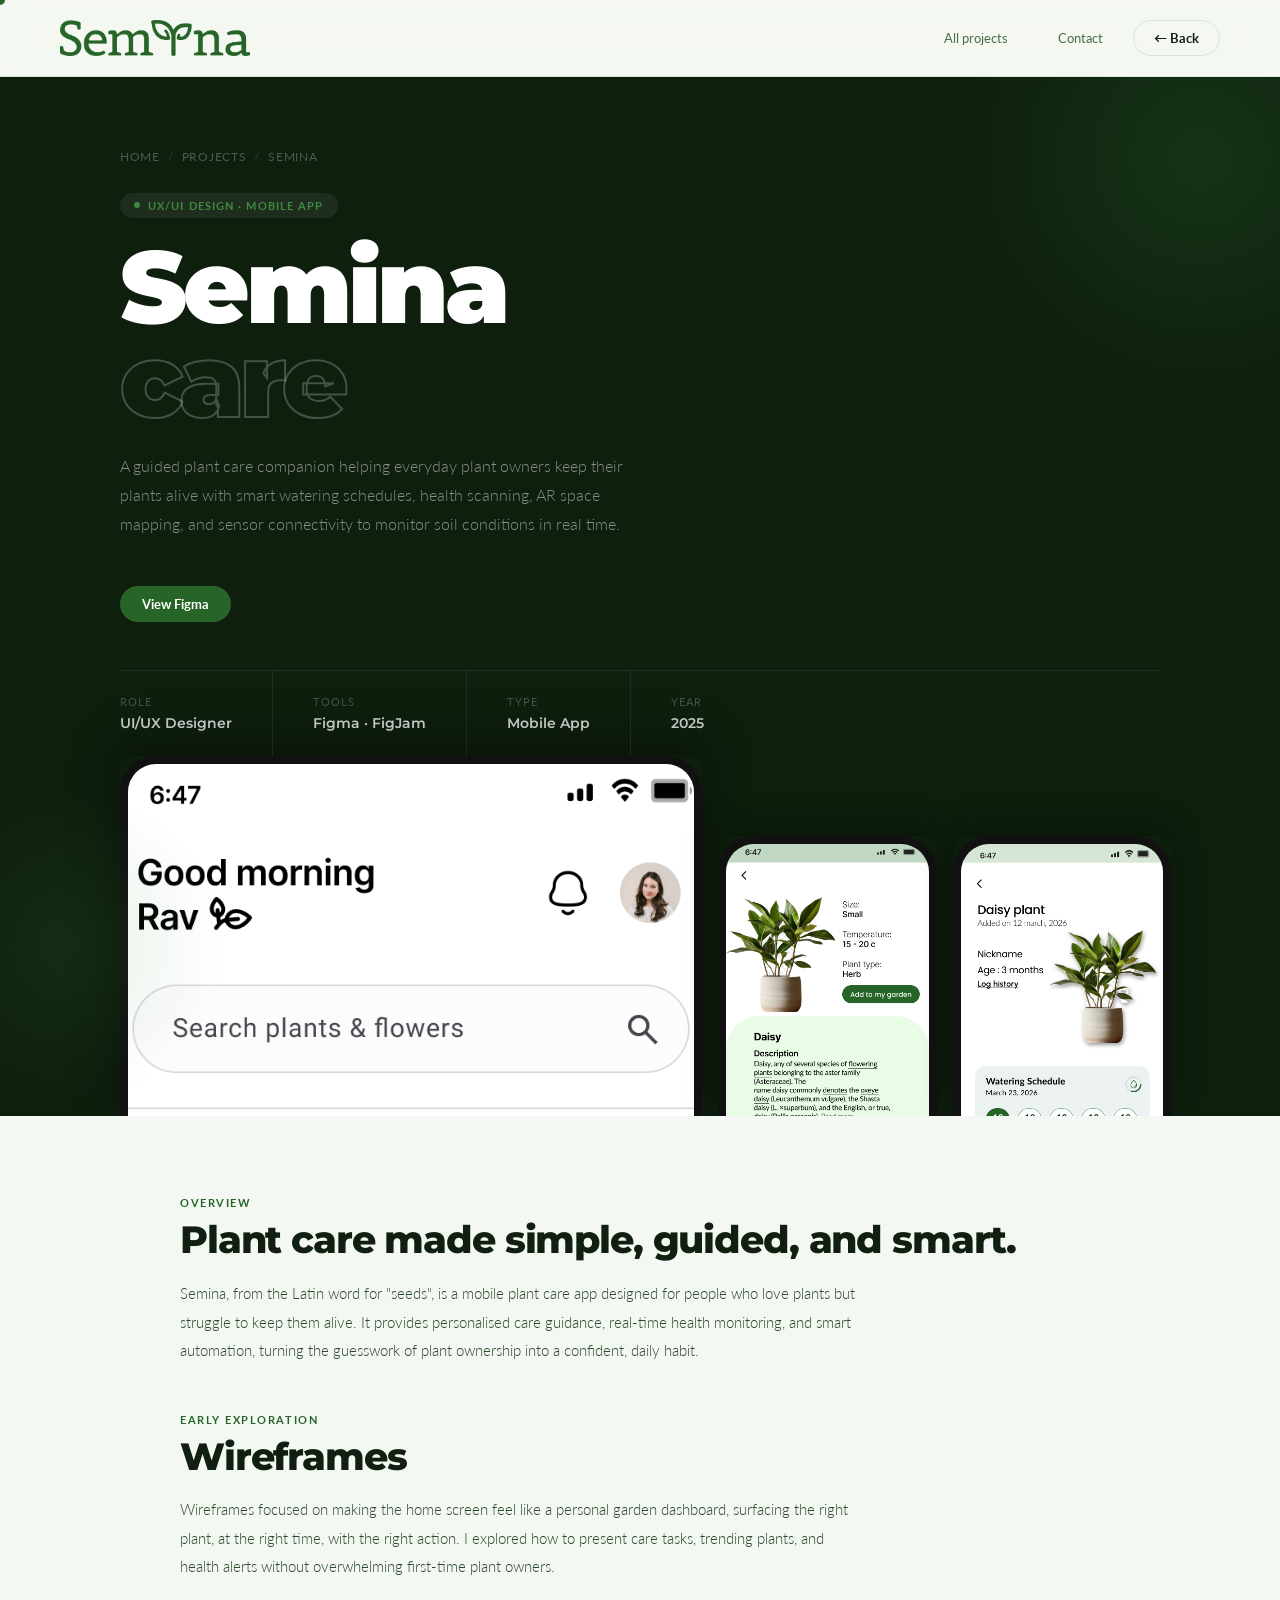
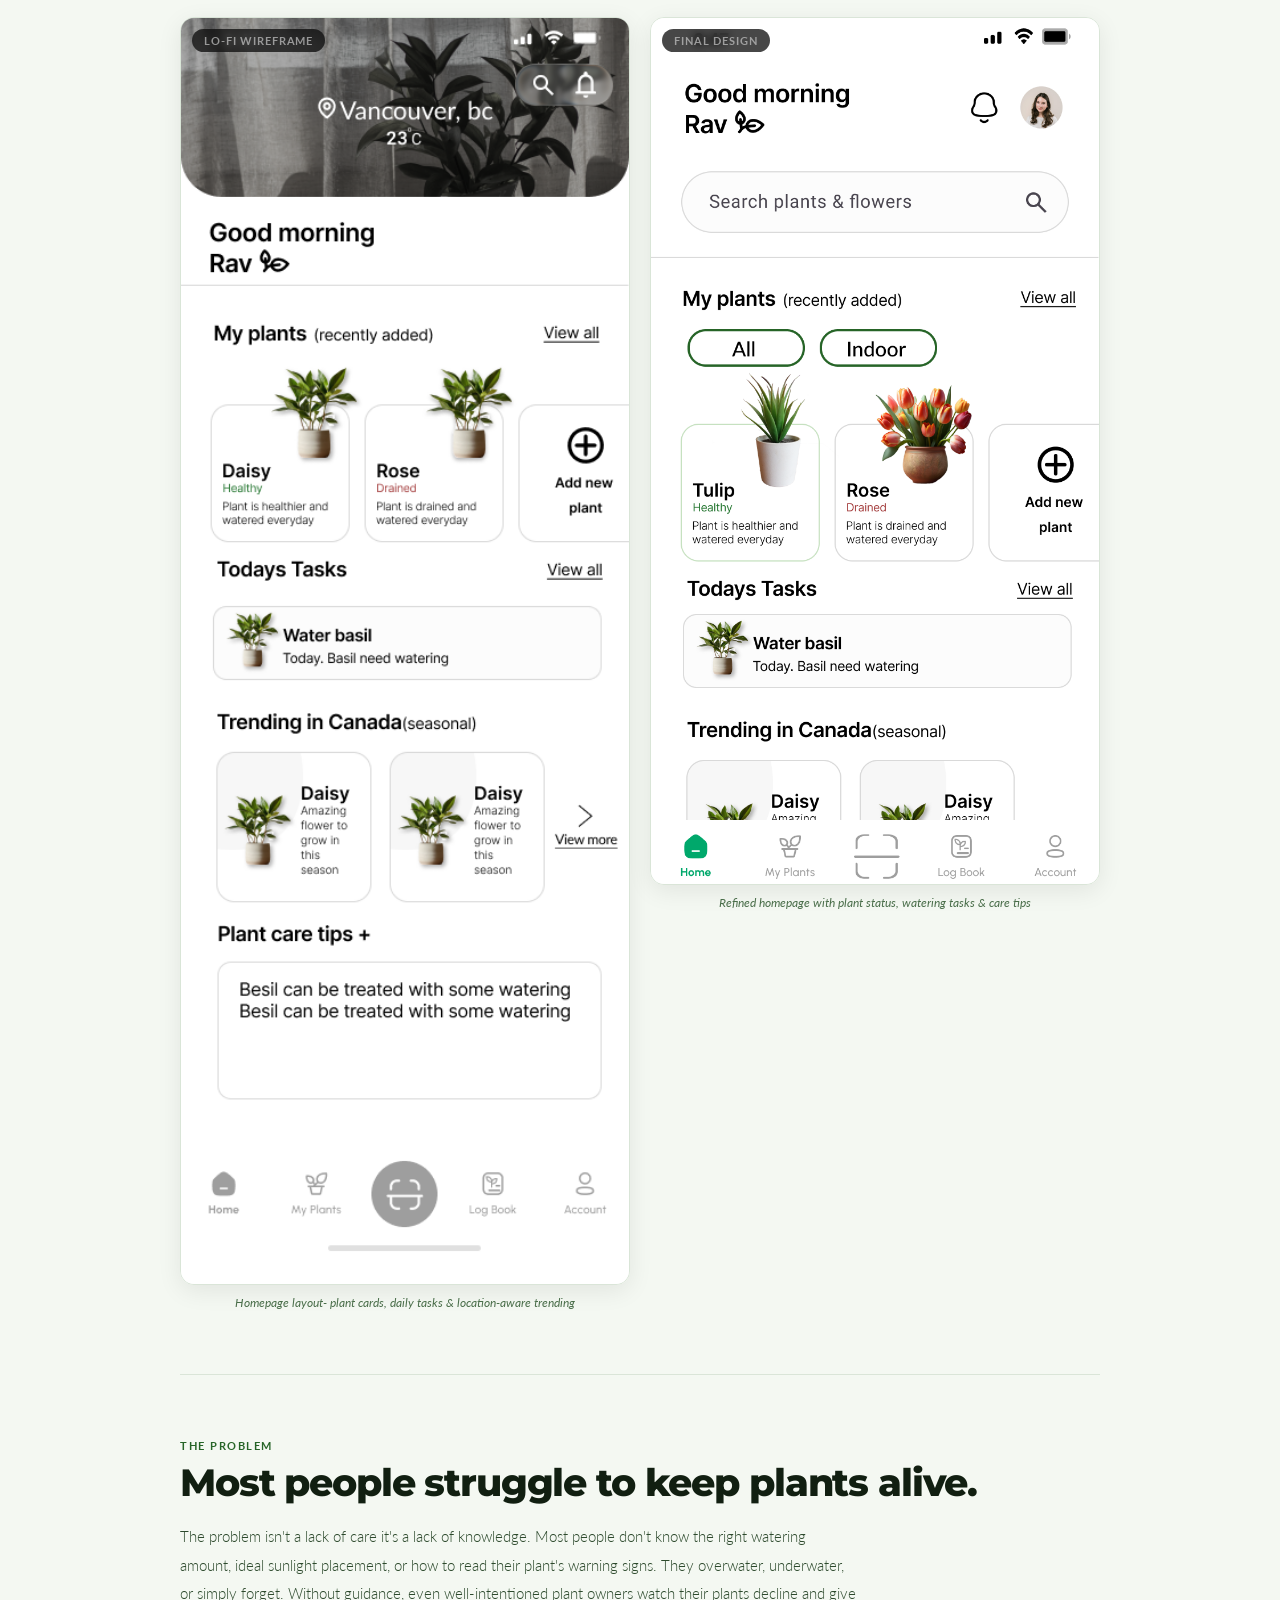
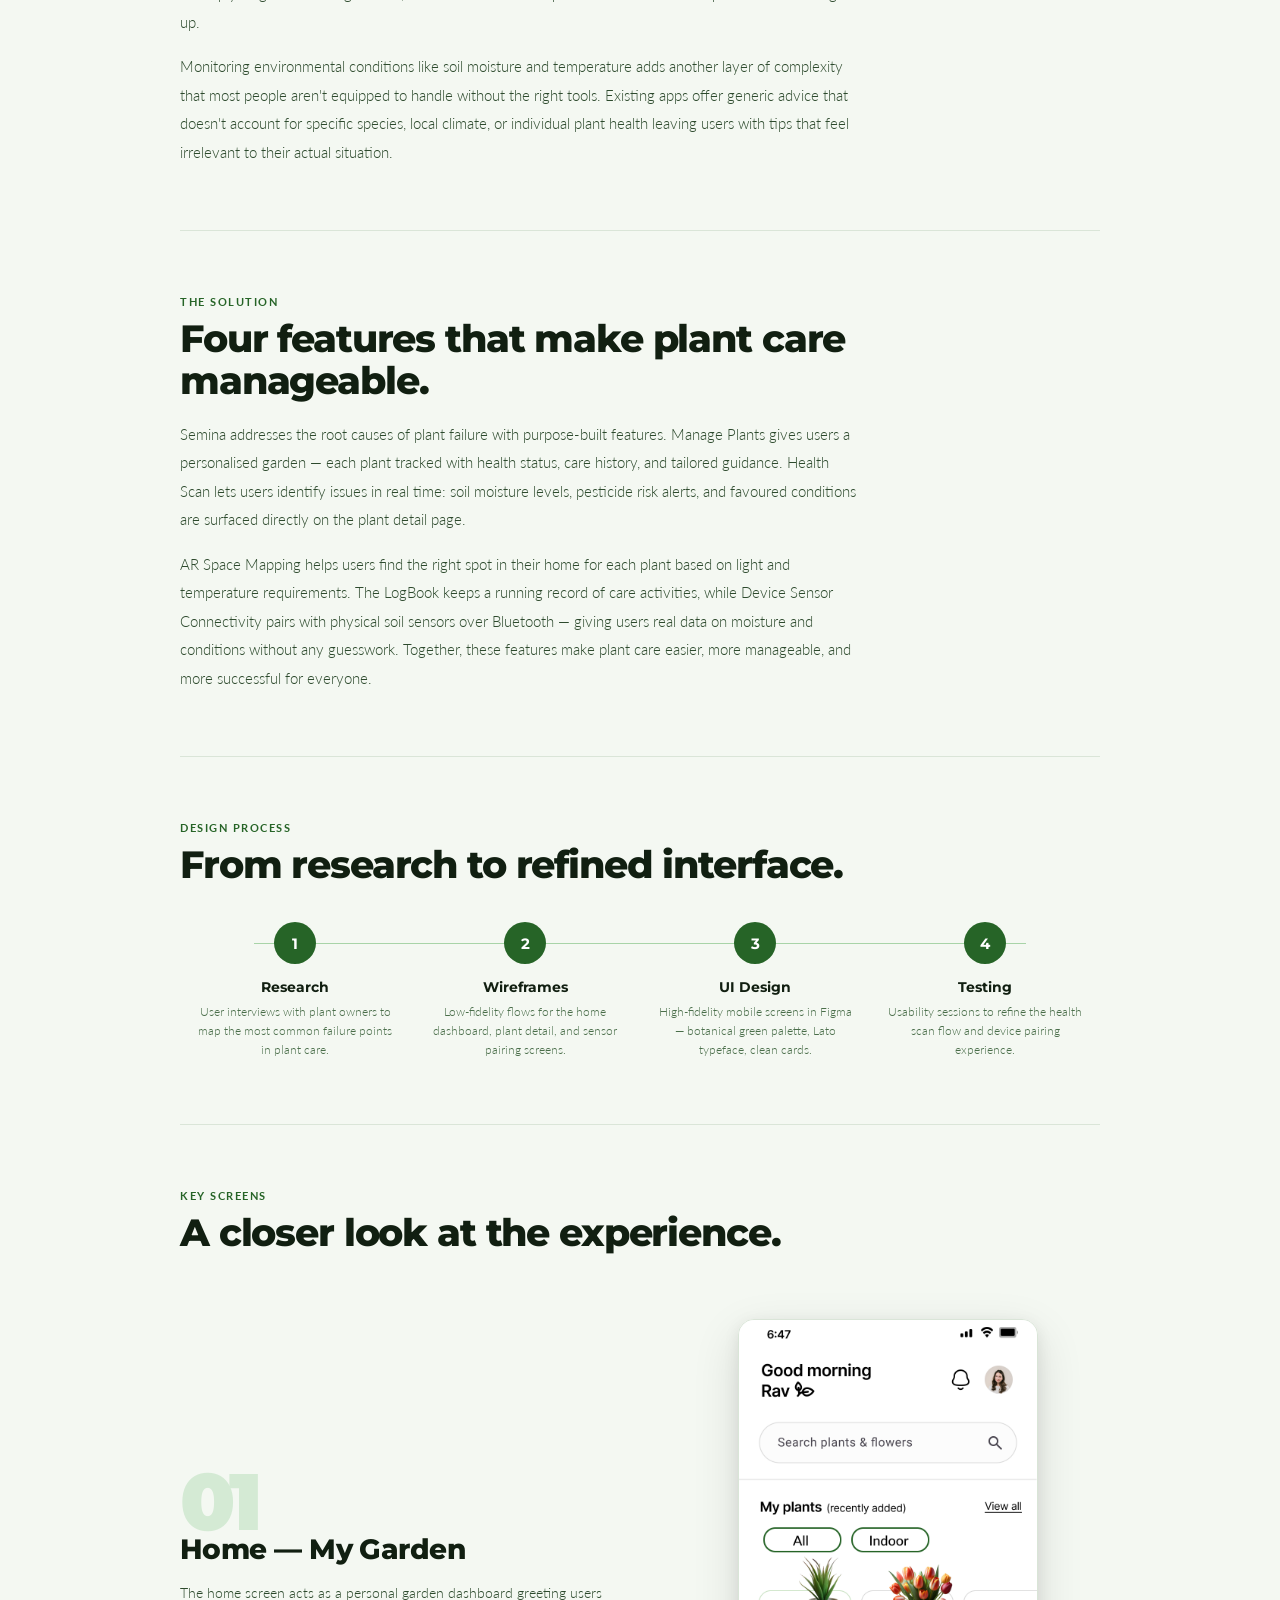
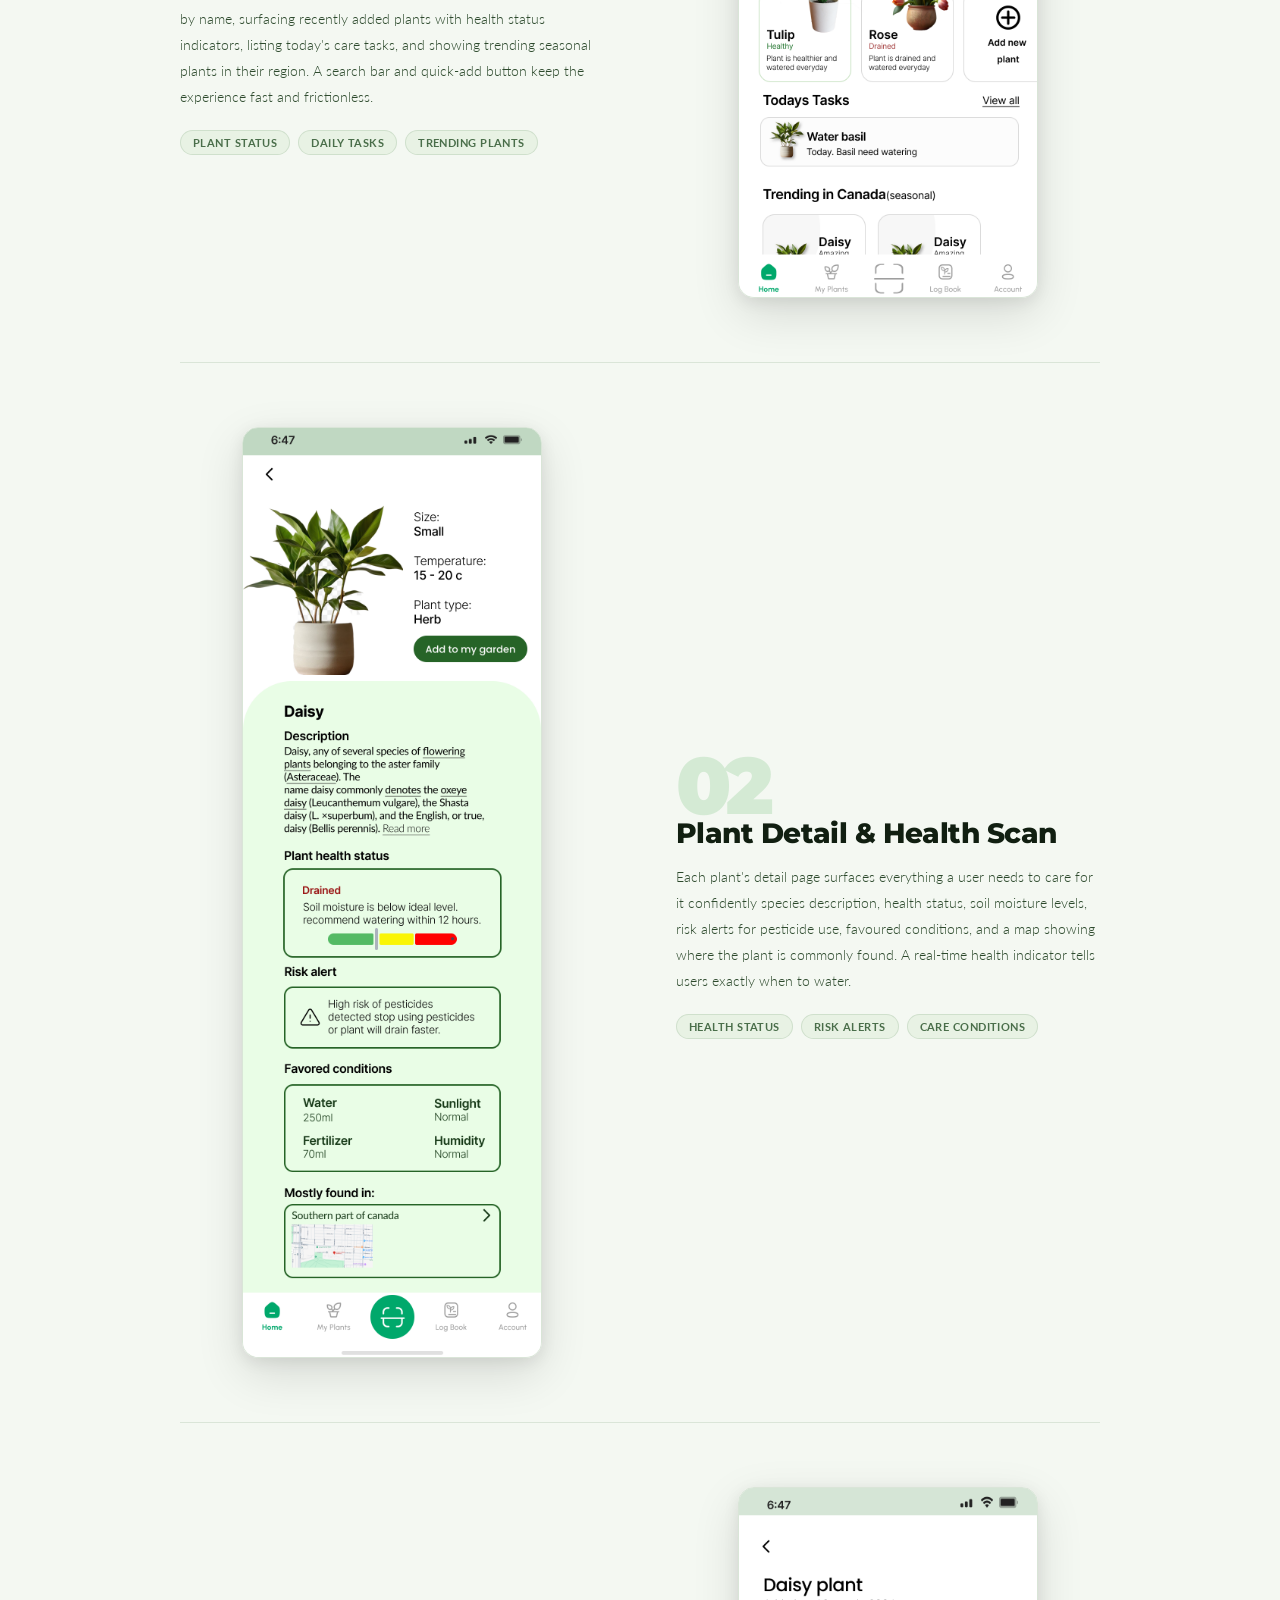
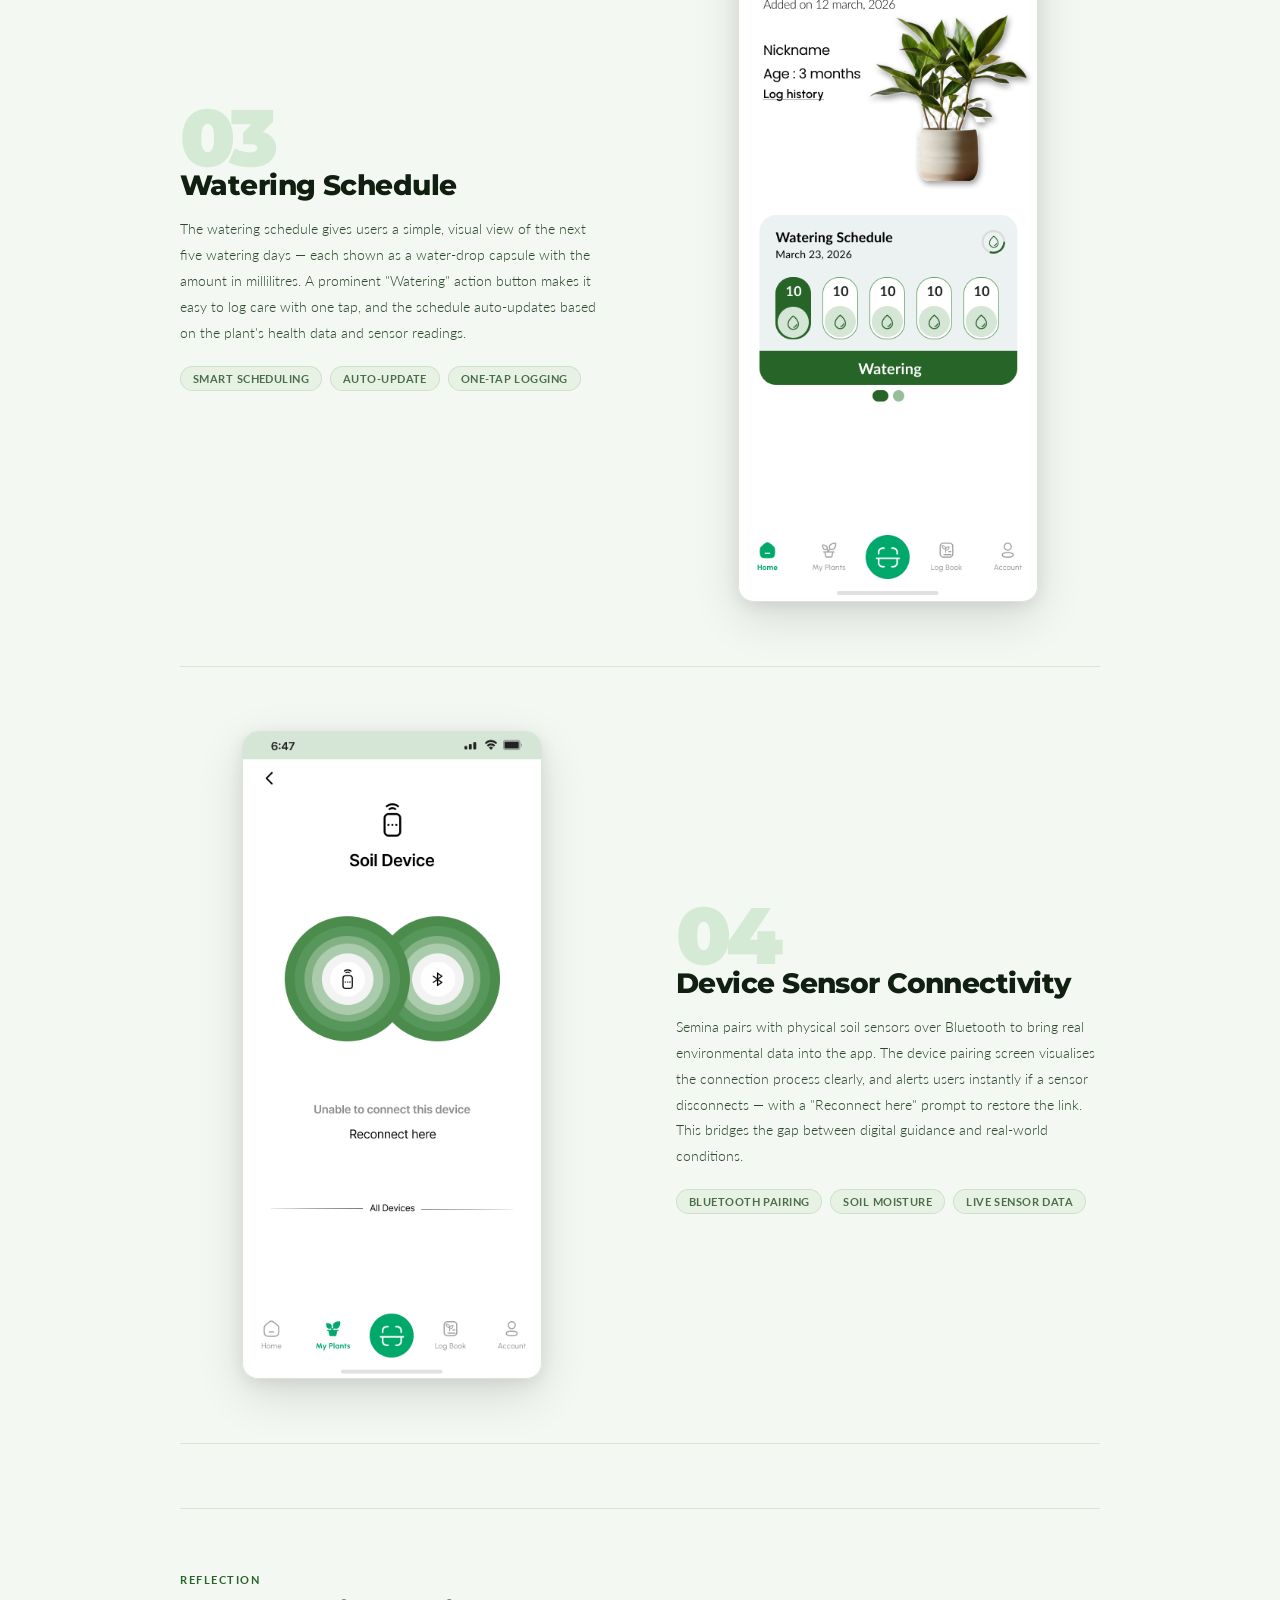
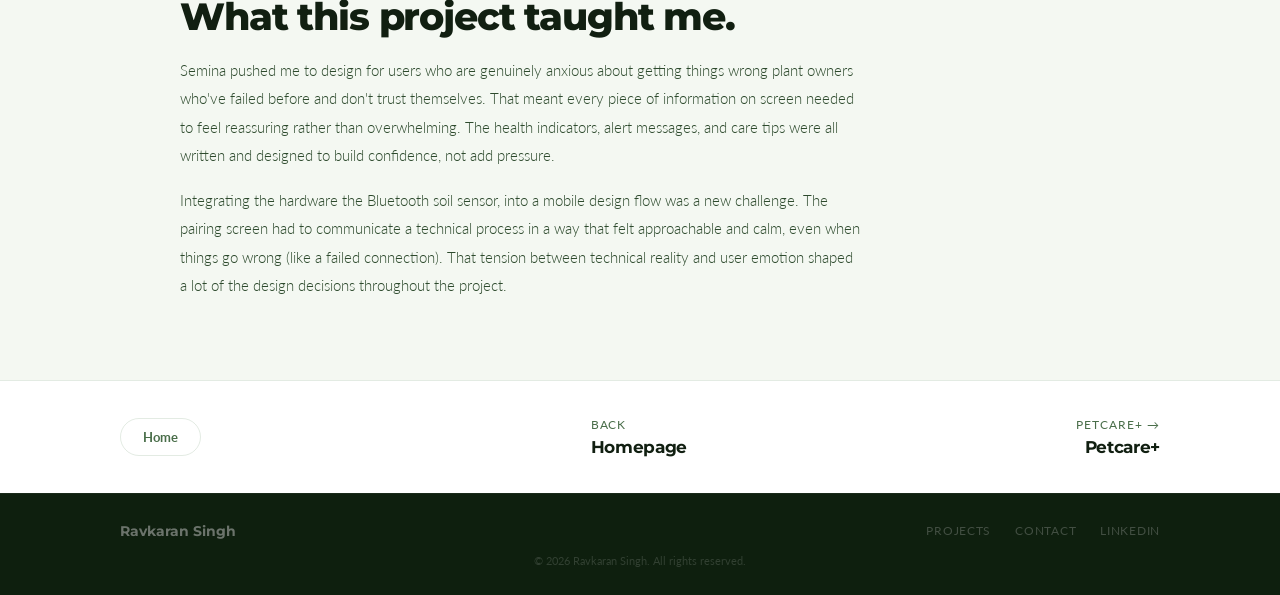
<file: project-semina.html>
<!DOCTYPE html>
<html lang="en">
<head>
<meta charset="UTF-8" />
<meta name="viewport" content="width=device-width, initial-scale=1.0" />
<title>Semina — Ravkaran Singh</title>
<link href="https://fonts.googleapis.com/css2?family=Lato:ital,wght@0,300;0,400;0,700;0,900;1,300;1,400&family=Montserrat:wght@700;800;900&display=swap" rel="stylesheet" />
<link rel="stylesheet" href="style.css">
</head>
<body class="page-semina">

<div class="cursor" id="cursor"></div>

<nav class="cs-nav">
  <a href="../index.html" class="logo">
    <img src="images/semina-logo.png" alt="Semina" />
  </a>
  <div class="nav-right">
    <a href="../index.html">All projects</a>
    <a href="../index.html#contact">Contact</a>
    <a href="../index.html" class="nav-back">← Back</a>
  </div>
</nav>

<section class="case-hero">
  <div class="hero-glow"></div>
  <div class="hero-glow2"></div>
  <div class="hero-inner">
    <div class="breadcrumb">
      <a href="../index.html">Home</a><span>/</span>
      <a href="../index.html#work">Projects</a><span>/</span>
      Semina
    </div>
    <div class="hero-badge">UX/UI Design · Mobile App</div>
    <h1>Semina<br><span class="outline">care</span></h1>
    <p class="hero-desc">A guided plant care companion helping everyday plant owners keep their plants alive with smart watering schedules, health scanning, AR space mapping, and sensor connectivity to monitor soil conditions in real time.</p>
    <div class="hero-cta">
      <a href="https://www.figma.com/design/OwWNGc9sDsAuIebt2z14Nl/semina?node-id=1-6&t=MR6wz6r70C5mIo9D-1" target="_blank" class="btn-figma">View Figma</a>
    </div>
    <div class="hero-meta">
      <div class="hero-meta-item"><div class="meta-label">Role</div><div class="meta-val">UI/UX Designer</div></div>
      <div class="hero-meta-item"><div class="meta-label">Tools</div><div class="meta-val">Figma · FigJam</div></div>
      <div class="hero-meta-item"><div class="meta-label">Type</div><div class="meta-val">Mobile App</div></div>
      <div class="hero-meta-item"><div class="meta-label">Year</div><div class="meta-val">2025</div></div>
    </div>
  </div>
  <div class="hero-imgs" style="max-width:1160px;margin:0 auto;padding:0 60px;">
    <div class="hero-img hi-main">
      <div class="phone-frame"><img src="images/Home page.png" alt="Semina homepage" /></div>
    </div>
    <div class="hero-img hi-side">
      <div class="phone-frame"><img src="images/plants_details.png" alt="Plant details" /></div>
    </div>
    <div class="hero-img hi-side">
      <div class="phone-frame"><img src="images/auto schedule.png" alt="Watering schedule" /></div>
    </div>
  </div>
</section>

<div class="body-wrap">

  <div class="fade-up">
    <div class="sec-label">Overview</div>
    <h2 class="sec-title">Plant care made simple, guided, and smart.</h2>
    <p class="sec-body">Semina, from the Latin word for "seeds", is a mobile plant care app designed for people who love plants but struggle to keep them alive. It provides personalised care guidance, real-time health monitoring, and smart automation, turning the guesswork of plant ownership into a confident, daily habit.</p>
  </div>

  <div class="fade-up" style="margin-top:48px;">
    <div class="sec-label">Early Exploration</div>
    <h2 class="sec-title">Wireframes</h2>
    <p class="sec-body">Wireframes focused on making the home screen feel like a personal garden dashboard, surfacing the right plant, at the right time, with the right action. I explored how to present care tasks, trending plants, and health alerts without overwhelming first-time plant owners.</p>
    <div class="wf-grid">
      <div class="wf-card">
        <div class="wf-label">Lo-fi wireframe</div>
        <div class="wf-img"><img src="images/Homepage_wireframe.png" alt="Semina wireframe" /></div>
        <p class="wf-caption">Homepage layout- plant cards, daily tasks &amp; location-aware trending</p>
      </div>
      <div class="wf-card">
        <div class="wf-label">Final design</div>
        <div class="wf-img"><img src="images/Home page.png" alt="Semina final homepage" /></div>
        <p class="wf-caption">Refined homepage with plant status, watering tasks &amp; care tips</p>
      </div>
    </div>
  </div>

  <hr class="div" />

  <div class="fade-up">
    <div class="sec-label">The Problem</div>
    <h2 class="sec-title">Most people struggle to keep plants alive.</h2>
    <p class="sec-body">The problem isn't a lack of care it's a lack of knowledge. Most people don't know the right watering amount, ideal sunlight placement, or how to read their plant's warning signs. They overwater, underwater, or simply forget. Without guidance, even well-intentioned plant owners watch their plants decline and give up.</p>
    <p class="sec-body">Monitoring environmental conditions like soil moisture and temperature adds another layer of complexity that most people aren't equipped to handle without the right tools. Existing apps offer generic advice that doesn't account for specific species, local climate, or individual plant health leaving users with tips that feel irrelevant to their actual situation.</p>
  </div>

  <hr class="div" />

  <div class="fade-up">
    <div class="sec-label">The Solution</div>
    <h2 class="sec-title">Four features that make plant care manageable.</h2>
    <p class="sec-body">Semina addresses the root causes of plant failure with purpose-built features. Manage Plants gives users a personalised garden — each plant tracked with health status, care history, and tailored guidance. Health Scan lets users identify issues in real time: soil moisture levels, pesticide risk alerts, and favoured conditions are surfaced directly on the plant detail page.</p>
    <p class="sec-body">AR Space Mapping helps users find the right spot in their home for each plant based on light and temperature requirements. The LogBook keeps a running record of care activities, while Device Sensor Connectivity pairs with physical soil sensors over Bluetooth — giving users real data on moisture and conditions without any guesswork. Together, these features make plant care easier, more manageable, and more successful for everyone.</p>
  </div>

  <hr class="div" />

  <div class="fade-up">
    <div class="sec-label">Design Process</div>
    <h2 class="sec-title">From research to refined interface.</h2>
    <div class="process-row">
      <div class="p-step"><div class="p-num">1</div><div class="p-title">Research</div><div class="p-desc">User interviews with plant owners to map the most common failure points in plant care.</div></div>
      <div class="p-step"><div class="p-num">2</div><div class="p-title">Wireframes</div><div class="p-desc">Low-fidelity flows for the home dashboard, plant detail, and sensor pairing screens.</div></div>
      <div class="p-step"><div class="p-num">3</div><div class="p-title">UI Design</div><div class="p-desc">High-fidelity mobile screens in Figma — botanical green palette, Lato typeface, clean cards.</div></div>
      <div class="p-step"><div class="p-num">4</div><div class="p-title">Testing</div><div class="p-desc">Usability sessions to refine the health scan flow and device pairing experience.</div></div>
    </div>
  </div>

  <hr class="div" />

  <div class="fade-up">
    <div class="sec-label">Key Screens</div>
    <h2 class="sec-title">A closer look at the experience.</h2>
  </div>

  <div class="screen-block fade-up" style="padding-top:48px;">
    <div>
      <div class="screen-num">01</div>
      <h3 class="screen-title">Home — My Garden</h3>
      <p class="screen-desc">The home screen acts as a personal garden dashboard greeting users by name, surfacing recently added plants with health status indicators, listing today's care tasks, and showing trending seasonal plants in their region. A search bar and quick-add button keep the experience fast and frictionless.</p>
      <div class="screen-chips">
        <span class="chip">Plant Status</span>
        <span class="chip">Daily Tasks</span>
        <span class="chip">Trending Plants</span>
      </div>
    </div>
    <div class="screen-img-wrap mobile-wrap">
      <img src="images/Home page.png" alt="Semina homepage" />
    </div>
  </div>

  <div class="screen-block rev fade-up">
    <div>
      <div class="screen-num">02</div>
      <h3 class="screen-title">Plant Detail &amp; Health Scan</h3>
      <p class="screen-desc">Each plant's detail page surfaces everything a user needs to care for it confidently species description, health status, soil moisture levels, risk alerts for pesticide use, favoured conditions, and a map showing where the plant is commonly found. A real-time health indicator tells users exactly when to water.</p>
      <div class="screen-chips">
        <span class="chip">Health Status</span>
        <span class="chip">Risk Alerts</span>
        <span class="chip">Care Conditions</span>
      </div>
    </div>
    <div class="screen-img-wrap mobile-wrap">
      <img src="images/plants_details.png" alt="Plant detail page" />
    </div>
  </div>

  <div class="screen-block fade-up">
    <div>
      <div class="screen-num">03</div>
      <h3 class="screen-title">Watering Schedule</h3>
      <p class="screen-desc">The watering schedule gives users a simple, visual view of the next five watering days — each shown as a water-drop capsule with the amount in millilitres. A prominent "Watering" action button makes it easy to log care with one tap, and the schedule auto-updates based on the plant's health data and sensor readings.</p>
      <div class="screen-chips">
        <span class="chip">Smart Scheduling</span>
        <span class="chip">Auto-Update</span>
        <span class="chip">One-Tap Logging</span>
      </div>
    </div>
    <div class="screen-img-wrap mobile-wrap">
      <img src="images/auto schedule.png" alt="Watering schedule" />
    </div>
  </div>

  <div class="screen-block rev fade-up">
    <div>
      <div class="screen-num">04</div>
      <h3 class="screen-title">Device Sensor Connectivity</h3>
      <p class="screen-desc">Semina pairs with physical soil sensors over Bluetooth to bring real environmental data into the app. The device pairing screen visualises the connection process clearly, and alerts users instantly if a sensor disconnects — with a "Reconnect here" prompt to restore the link. This bridges the gap between digital guidance and real-world conditions.</p>
      <div class="screen-chips">
        <span class="chip">Bluetooth Pairing</span>
        <span class="chip">Soil Moisture</span>
        <span class="chip">Live Sensor Data</span>
      </div>
    </div>
    <div class="screen-img-wrap mobile-wrap">
      <img src="images/device.png" alt="Device sensor connectivity" />
    </div>
  </div>

  <hr class="div" />

  <div class="fade-up">
    <div class="sec-label">Reflection</div>
    <h2 class="sec-title">What this project taught me.</h2>
    <p class="sec-body">Semina pushed me to design for users who are genuinely anxious about getting things wrong plant owners who've failed before and don't trust themselves. That meant every piece of information on screen needed to feel reassuring rather than overwhelming. The health indicators, alert messages, and care tips were all written and designed to build confidence, not add pressure.</p>
    <p class="sec-body">Integrating the hardware the Bluetooth soil sensor, into a mobile design flow was a new challenge. The pairing screen had to communicate a technical process in a way that felt approachable and calm, even when things go wrong (like a failed connection). That tension between technical reality and user emotion shaped a lot of the design decisions throughout the project.</p>
  </div>

</div>

<div class="proj-nav">
  <div class="proj-nav-inner">
    <a href="index.html" class="btn-home">Home</a>
    <a href="index.html" class="pn-link pn-left">
      <span class="pn-dir">Back</span>
      <span class="pn-name">Homepage</span>
    <a href="project-petcare.html" class="pn-link pn-right">
      <span class="pn-dir">Petcare+ →</span>
      <span class="pn-name">Petcare+</span>
    </a>
  </div>
</div>

<footer>
  <div class="ft-inner">
    <span class="ft-name">Ravkaran Singh</span>
    <div class="ft-links">
      <a href="../index.html">Projects</a>
      <a href="../about.html#contact">Contact</a>
      <a href="http://www.linkedin.com/in/ravkaran-singh" target="_blank">LinkedIn</a>
    </div>
  </div>
  <p class="ft-copy">© 2026 Ravkaran Singh. All rights reserved.</p>
</footer>

<script>
  const cursor = document.getElementById('cursor');
  document.addEventListener('mousemove', e => {
    cursor.style.left = e.clientX + 'px';
    cursor.style.top = e.clientY + 'px';
  });
  document.querySelectorAll('a, button').forEach(el => {
    el.addEventListener('mouseenter', () => cursor.classList.add('grow'));
    el.addEventListener('mouseleave', () => cursor.classList.remove('grow'));
  });
  const obs = new IntersectionObserver(entries => {
    entries.forEach(e => { if (e.isIntersecting) e.target.classList.add('visible'); });
  }, { threshold: 0.08 });
  document.querySelectorAll('.fade-up').forEach(el => obs.observe(el));
  setTimeout(() => document.querySelector('.case-hero').classList.add('visible'), 80);
</script>
</body>
</html>
</file>
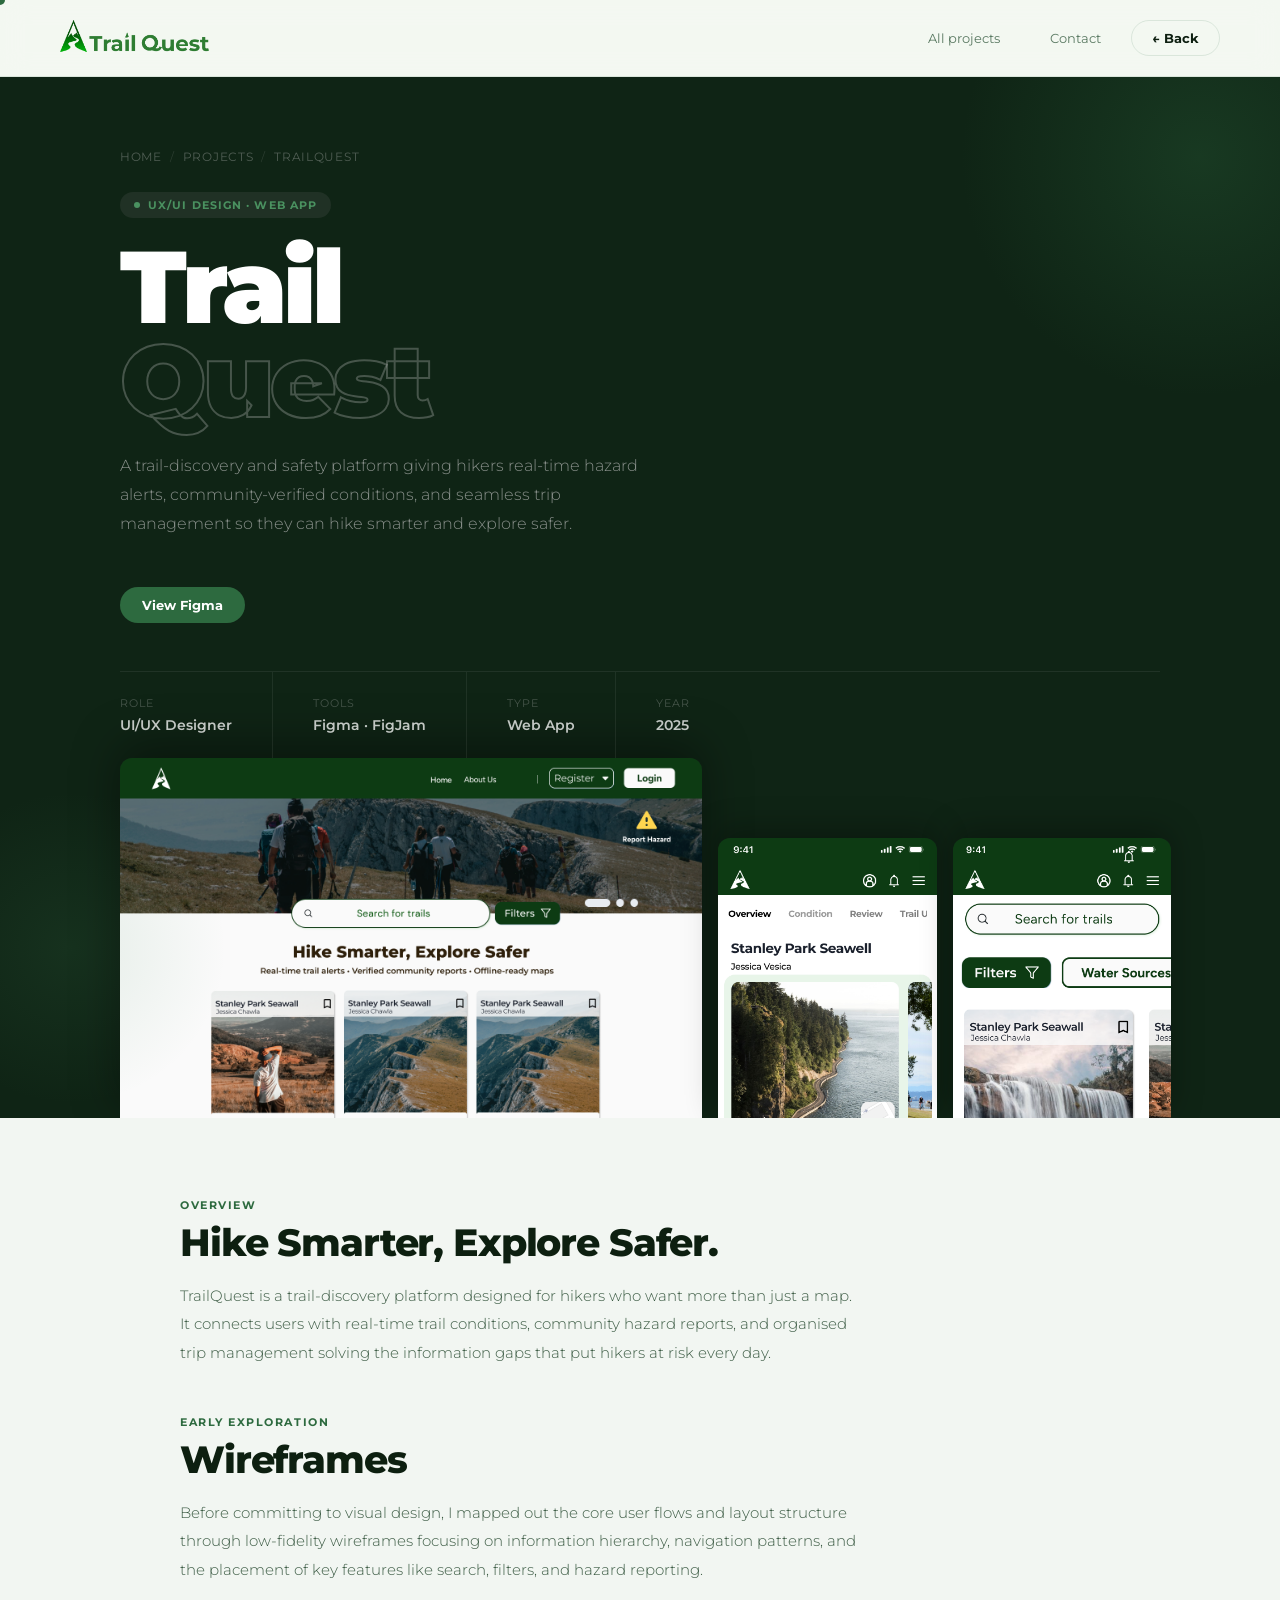
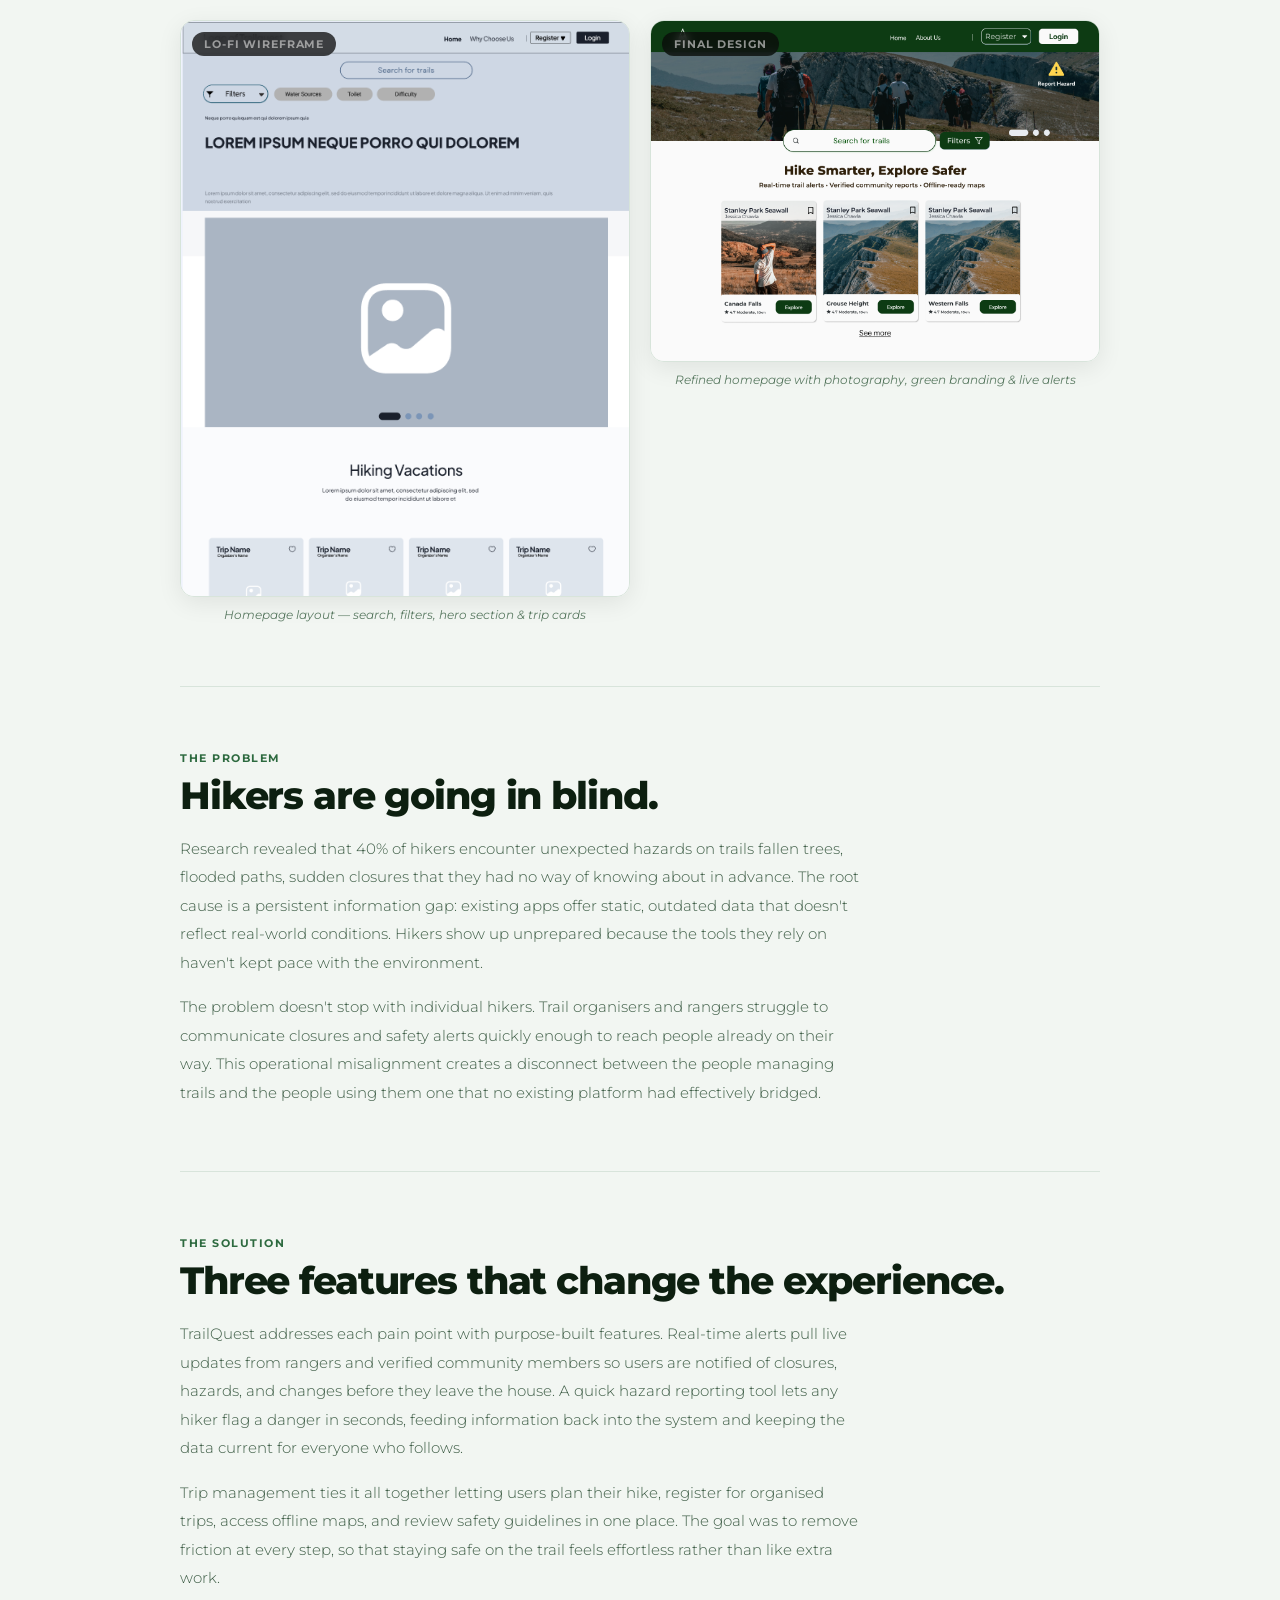
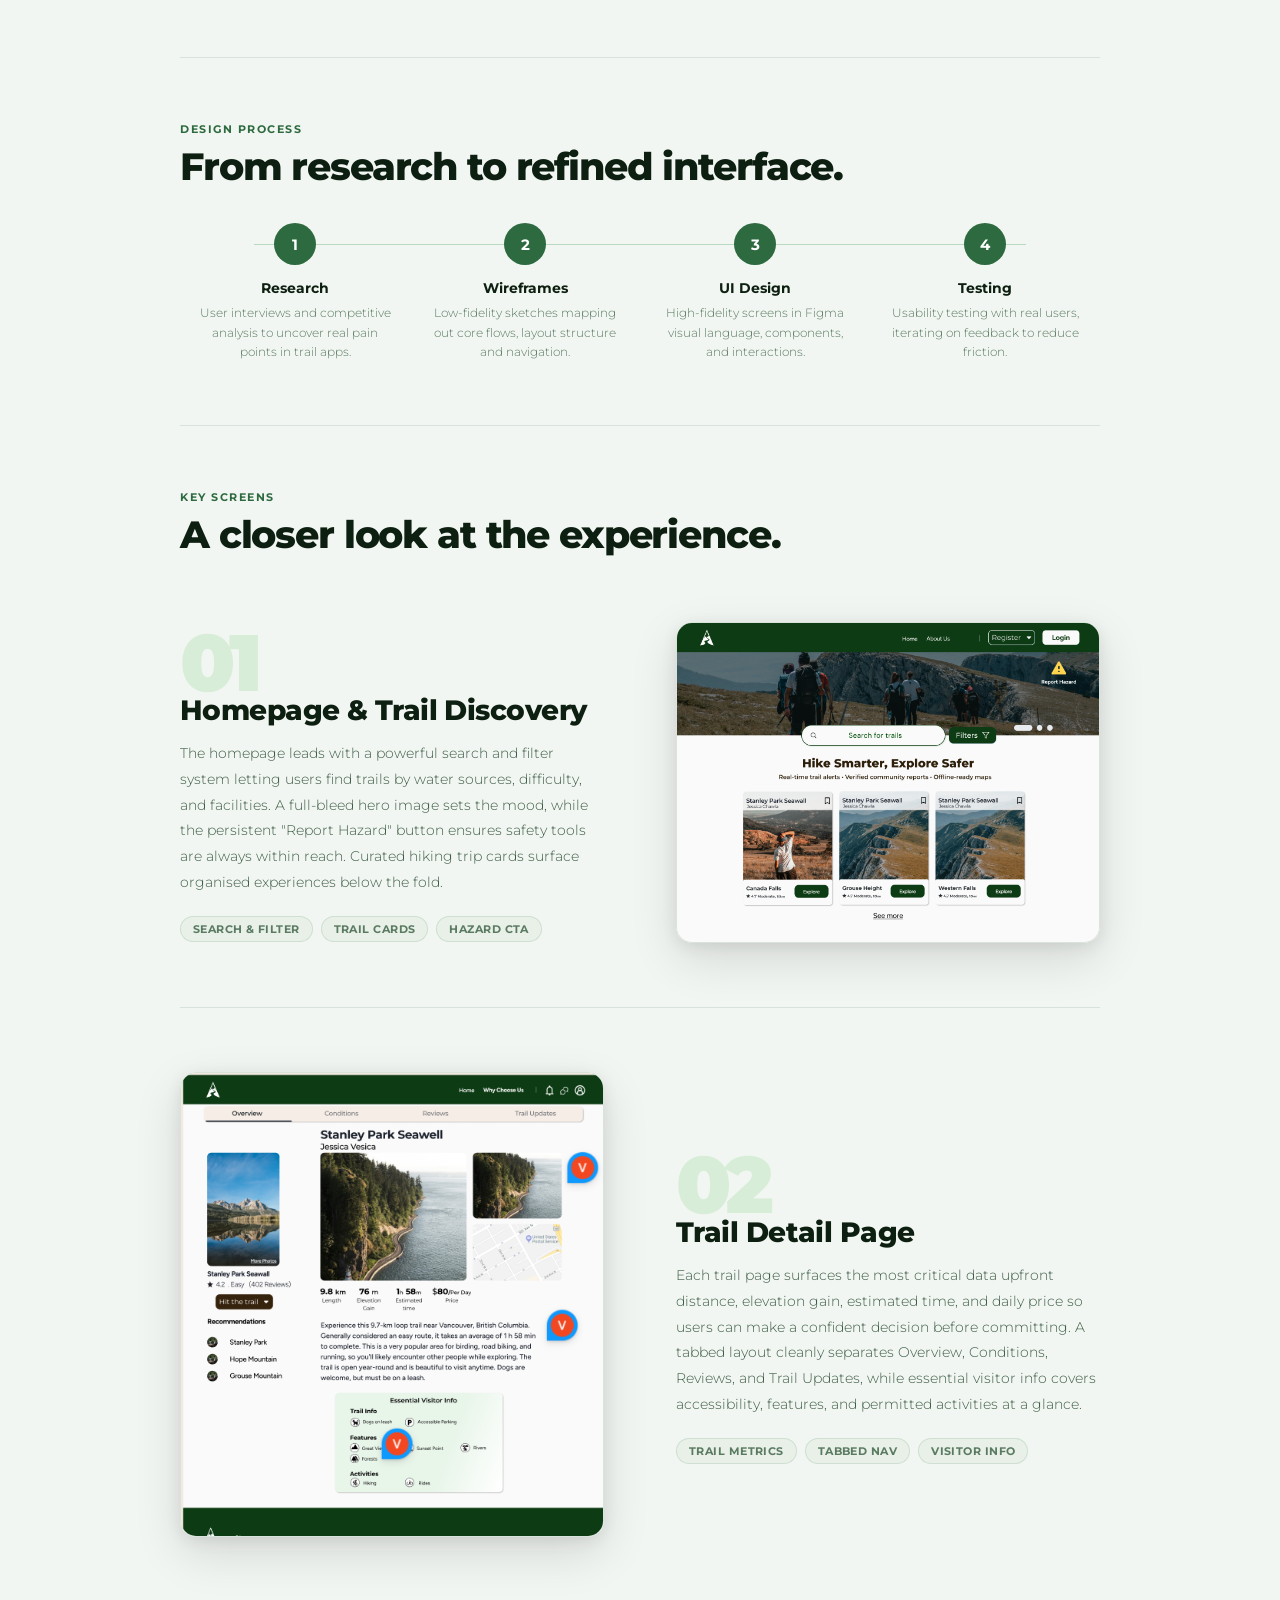
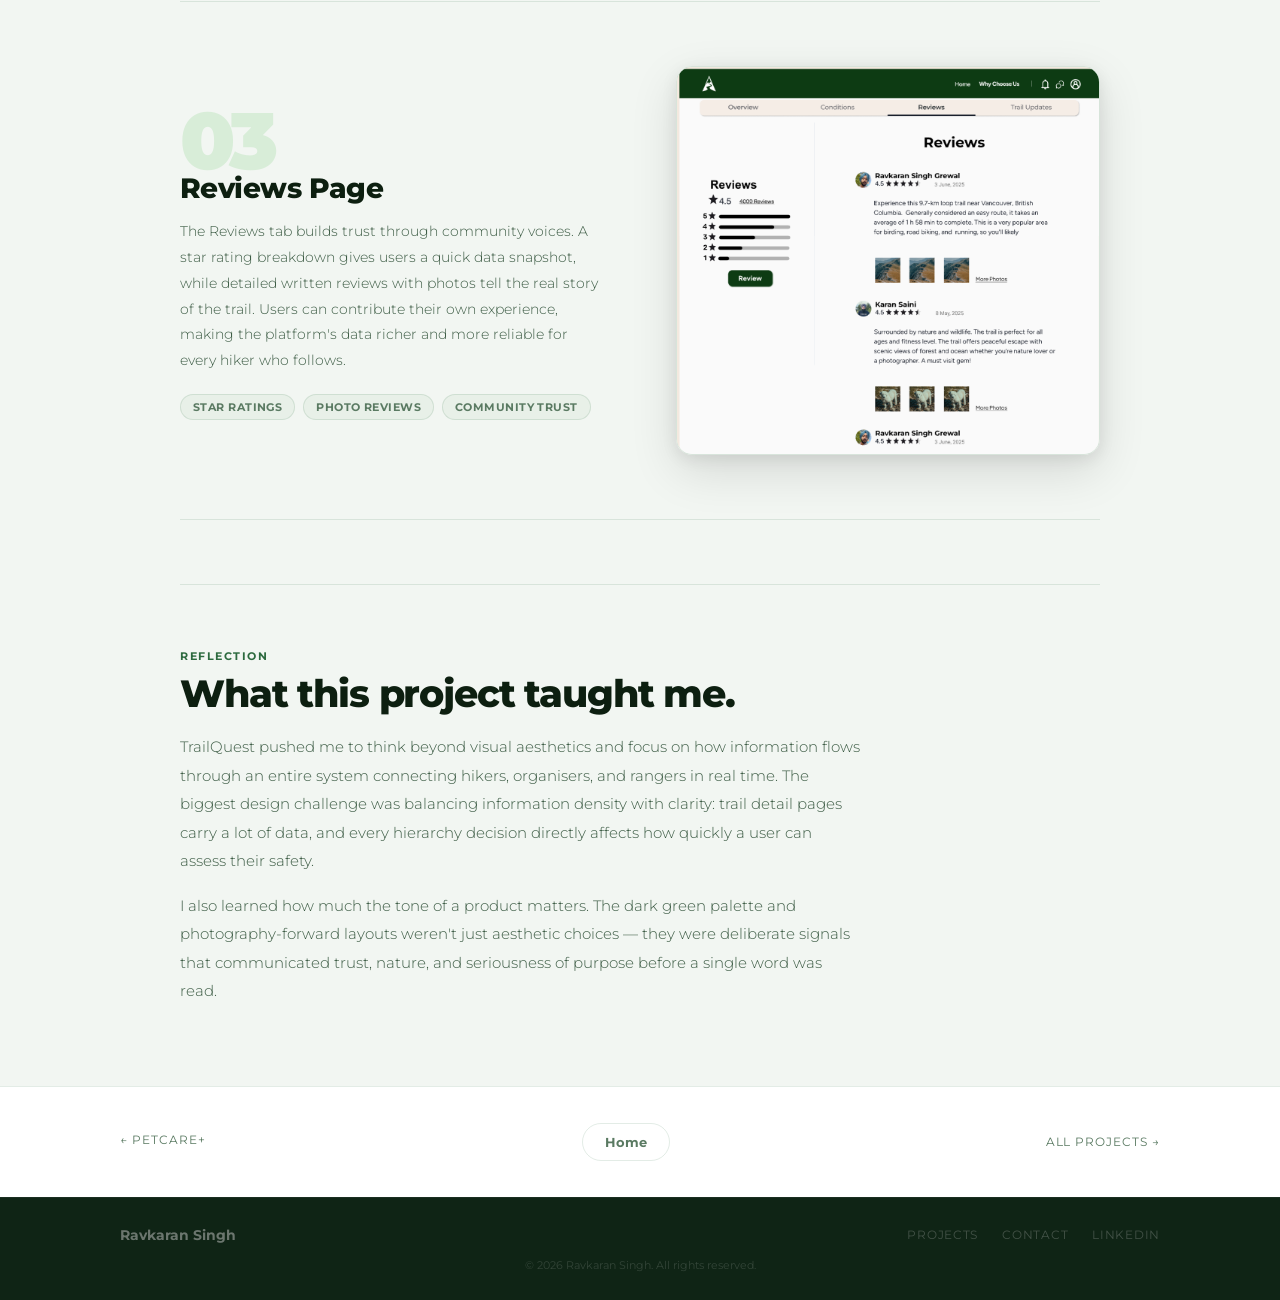
<file: project-trailquest.html>
<!DOCTYPE html>
<html lang="en">
<head>
<meta charset="UTF-8" />
<meta name="viewport" content="width=device-width, initial-scale=1.0" />
<title>TrailQuest — Ravkaran Singh</title>
<link href="https://fonts.googleapis.com/css2?family=Montserrat:wght@300;400;500;600;700;800;900&family=Figtree:ital,wght@0,300;0,400;0,500;1,300;1,400&display=swap" rel="stylesheet" />
<link rel="stylesheet" href="../style.css">
</head>
<body class="page-trailquest">

<div class="cursor" id="cursor"></div>

<nav class="cs-nav">
  <a href="../index.html" class="logo">
    <img src="images/logo.png" alt="TrailQuest" />
  </a>
  <div class="nav-right">
    <a href="../index.html#work">All projects</a>
    <a href="../about.html#contact">Contact</a>
    <a href="../index.html" class="nav-back">← Back</a>
  </div>
</nav>

<section class="case-hero">
  <div class="hero-glow"></div>
  <div class="hero-glow2"></div>
  <div class="hero-inner">
    <div class="breadcrumb">
      <a href="../index.html">Home</a><span>/</span>
      <a href="../index.html#work">Projects</a><span>/</span>
      TrailQuest
    </div>
    <div class="hero-badge">UX/UI Design · Web App</div>
    <h1>Trail<br><span class="outline">Quest</span></h1>
    <p class="hero-desc">A trail-discovery and safety platform giving hikers real-time hazard alerts, community-verified conditions, and seamless trip management so they can hike smarter and explore safer.</p>
    <div class="hero-cta">
      <a href="https://www.figma.com/design/VAx19aZJqCXyahtQVpog7B/Trail-Quest?node-id=636-704&t=nSQI8JMsVYB9UBfC-1" target="_blank" class="btn-figma">View Figma</a>
    </div>
    <div class="hero-meta">
      <div class="hero-meta-item"><div class="meta-label">Role</div><div class="meta-val">UI/UX Designer</div></div>
      <div class="hero-meta-item"><div class="meta-label">Tools</div><div class="meta-val">Figma · FigJam</div></div>
      <div class="hero-meta-item"><div class="meta-label">Type</div><div class="meta-val">Web App</div></div>
      <div class="hero-meta-item"><div class="meta-label">Year</div><div class="meta-val">2025</div></div>
    </div>
  </div>
  <div class="hero-imgs" style="max-width:1160px;margin:0 auto;padding:0 60px;">
    <div class="hero-img hi-main"><img src="images/trailquest2.png" alt="TrailQuest homepage" /></div>
    <div class="hero-img hi-side"><img src="images/mobile2.png" alt="Trail detail" /></div>
    <div class="hero-img hi-side"><img src="images/mobile1.png" alt="Reviews" /></div>
  </div>
</section>

<div class="body-wrap">

  <div class="fade-up">
    <div class="sec-label">Overview</div>
    <h2 class="sec-title">Hike Smarter, Explore Safer.</h2>
    <p class="sec-body">TrailQuest is a trail-discovery platform designed for hikers who want more than just a map. It connects users with real-time trail conditions, community hazard reports, and organised trip management solving the information gaps that put hikers at risk every day.</p>
  </div>

  <div class="fade-up" style="margin-top:48px;">
    <div class="sec-label">Early Exploration</div>
    <h2 class="sec-title">Wireframes</h2>
    <p class="sec-body">Before committing to visual design, I mapped out the core user flows and layout structure through low-fidelity wireframes focusing on information hierarchy, navigation patterns, and the placement of key features like search, filters, and hazard reporting.</p>
    <div class="wf-grid">
      <div class="wf-card">
        <div class="wf-label">Lo-fi wireframe</div>
        <div class="wf-img"><img src="images/trailquest1.png" alt="TrailQuest wireframe" /></div>
        <p class="wf-caption">Homepage layout — search, filters, hero section &amp; trip cards</p>
      </div>
      <div class="wf-card">
        <div class="wf-label">Final design</div>
        <div class="wf-img"><img src="images/trailquest2.png" alt="TrailQuest final" /></div>
        <p class="wf-caption">Refined homepage with photography, green branding &amp; live alerts</p>
      </div>
    </div>
  </div>

  <hr class="div" />

  <div class="fade-up">
    <div class="sec-label">The Problem</div>
    <h2 class="sec-title">Hikers are going in blind.</h2>
    <p class="sec-body">Research revealed that 40% of hikers encounter unexpected hazards on trails fallen trees, flooded paths, sudden closures that they had no way of knowing about in advance. The root cause is a persistent information gap: existing apps offer static, outdated data that doesn't reflect real-world conditions. Hikers show up unprepared because the tools they rely on haven't kept pace with the environment.</p>
    <p class="sec-body">The problem doesn't stop with individual hikers. Trail organisers and rangers struggle to communicate closures and safety alerts quickly enough to reach people already on their way. This operational misalignment creates a disconnect between the people managing trails and the people using them one that no existing platform had effectively bridged.</p>
  </div>

  <hr class="div" />

  <div class="fade-up">
    <div class="sec-label">The Solution</div>
    <h2 class="sec-title">Three features that change the experience.</h2>
    <p class="sec-body">TrailQuest addresses each pain point with purpose-built features. Real-time alerts pull live updates from rangers and verified community members so users are notified of closures, hazards, and changes before they leave the house. A quick hazard reporting tool lets any hiker flag a danger in seconds, feeding information back into the system and keeping the data current for everyone who follows.</p>
    <p class="sec-body">Trip management ties it all together letting users plan their hike, register for organised trips, access offline maps, and review safety guidelines in one place. The goal was to remove friction at every step, so that staying safe on the trail feels effortless rather than like extra work.</p>
  </div>

  <hr class="div" />

  <div class="fade-up">
    <div class="sec-label">Design Process</div>
    <h2 class="sec-title">From research to refined interface.</h2>
    <div class="process-row">
      <div class="p-step"><div class="p-num">1</div><div class="p-title">Research</div><div class="p-desc">User interviews and competitive analysis to uncover real pain points in trail apps.</div></div>
      <div class="p-step"><div class="p-num">2</div><div class="p-title">Wireframes</div><div class="p-desc">Low-fidelity sketches mapping out core flows, layout structure and navigation.</div></div>
      <div class="p-step"><div class="p-num">3</div><div class="p-title">UI Design</div><div class="p-desc">High-fidelity screens in Figma visual language, components, and interactions.</div></div>
      <div class="p-step"><div class="p-num">4</div><div class="p-title">Testing</div><div class="p-desc">Usability testing with real users, iterating on feedback to reduce friction.</div></div>
    </div>
  </div>

  <hr class="div" />

  <div class="fade-up">
    <div class="sec-label">Key Screens</div>
    <h2 class="sec-title">A closer look at the experience.</h2>
  </div>

  <div class="screen-block fade-up" style="padding-top:48px;">
    <div>
      <div class="screen-num">01</div>
      <h3 class="screen-title">Homepage &amp; Trail Discovery</h3>
      <p class="screen-desc">The homepage leads with a powerful search and filter system letting users find trails by water sources, difficulty, and facilities. A full-bleed hero image sets the mood, while the persistent "Report Hazard" button ensures safety tools are always within reach. Curated hiking trip cards surface organised experiences below the fold.</p>
      <div class="screen-chips">
        <span class="chip">Search &amp; Filter</span>
        <span class="chip">Trail Cards</span>
        <span class="chip">Hazard CTA</span>
      </div>
    </div>
    <div class="screen-img-wrap">
      <img src="images/trailquest2.png" alt="TrailQuest homepage" />
    </div>
  </div>

  <div class="screen-block rev fade-up">
    <div>
      <div class="screen-num">02</div>
      <h3 class="screen-title">Trail Detail Page</h3>
      <p class="screen-desc">Each trail page surfaces the most critical data upfront distance, elevation gain, estimated time, and daily price so users can make a confident decision before committing. A tabbed layout cleanly separates Overview, Conditions, Reviews, and Trail Updates, while essential visitor info covers accessibility, features, and permitted activities at a glance.</p>
      <div class="screen-chips">
        <span class="chip">Trail Metrics</span>
        <span class="chip">Tabbed Nav</span>
        <span class="chip">Visitor Info</span>
      </div>
    </div>
    <div class="screen-img-wrap">
      <img src="images/trailquest3.png" alt="Trail detail page" />
    </div>
  </div>

  <div class="screen-block fade-up">
    <div>
      <div class="screen-num">03</div>
      <h3 class="screen-title">Reviews Page</h3>
      <p class="screen-desc">The Reviews tab builds trust through community voices. A star rating breakdown gives users a quick data snapshot, while detailed written reviews with photos tell the real story of the trail. Users can contribute their own experience, making the platform's data richer and more reliable for every hiker who follows.</p>
      <div class="screen-chips">
        <span class="chip">Star Ratings</span>
        <span class="chip">Photo Reviews</span>
        <span class="chip">Community Trust</span>
      </div>
    </div>
    <div class="screen-img-wrap">
      <img src="images/trailquest4.png" alt="Reviews page" />
    </div>
  </div>

  <hr class="div" />

  <div class="fade-up">
    <div class="sec-label">Reflection</div>
    <h2 class="sec-title">What this project taught me.</h2>
    <p class="sec-body">TrailQuest pushed me to think beyond visual aesthetics and focus on how information flows through an entire system connecting hikers, organisers, and rangers in real time. The biggest design challenge was balancing information density with clarity: trail detail pages carry a lot of data, and every hierarchy decision directly affects how quickly a user can assess their safety.</p>
    <p class="sec-body">I also learned how much the tone of a product matters. The dark green palette and photography-forward layouts weren't just aesthetic choices — they were deliberate signals that communicated trust, nature, and seriousness of purpose before a single word was read.</p>
  </div>

</div>

<div class="proj-nav">
  <div class="proj-nav-inner">
    <a href="project-petcare.html" class="pn-link">
      <span class="pn-dir">← PetCare+</span>
      <span class="pn-name"></span>
    </a>
    <a href="../index.html" class="btn-home">Home</a>
    <a href="../index.html" class="pn-link pn-right">
      <span class="pn-dir">All projects →</span>
    </a>
  </div>
</div>

<footer>
  <div class="ft-inner">
    <span class="ft-name">Ravkaran Singh</span>
    <div class="ft-links">
      <a href="../index.html">Projects</a>
      <a href="../about.html#contact">Contact</a>
      <a href="http://www.linkedin.com/in/ravkaran-singh" target="_blank">LinkedIn</a>
    </div>
  </div>
  <p class="ft-copy">© 2026 Ravkaran Singh. All rights reserved.</p>
</footer>

<script>
  const cursor = document.getElementById('cursor');
  document.addEventListener('mousemove', e => {
    cursor.style.left = e.clientX + 'px';
    cursor.style.top = e.clientY + 'px';
  });
  document.querySelectorAll('a, button').forEach(el => {
    el.addEventListener('mouseenter', () => cursor.classList.add('grow'));
    el.addEventListener('mouseleave', () => cursor.classList.remove('grow'));
  });
  const obs = new IntersectionObserver(entries => {
    entries.forEach(e => { if (e.isIntersecting) e.target.classList.add('visible'); });
  }, { threshold: 0.08 });
  document.querySelectorAll('.fade-up').forEach(el => obs.observe(el));
  setTimeout(() => document.querySelector('.case-hero').classList.add('visible'), 80);
</script>
</body>
</html>
</file>
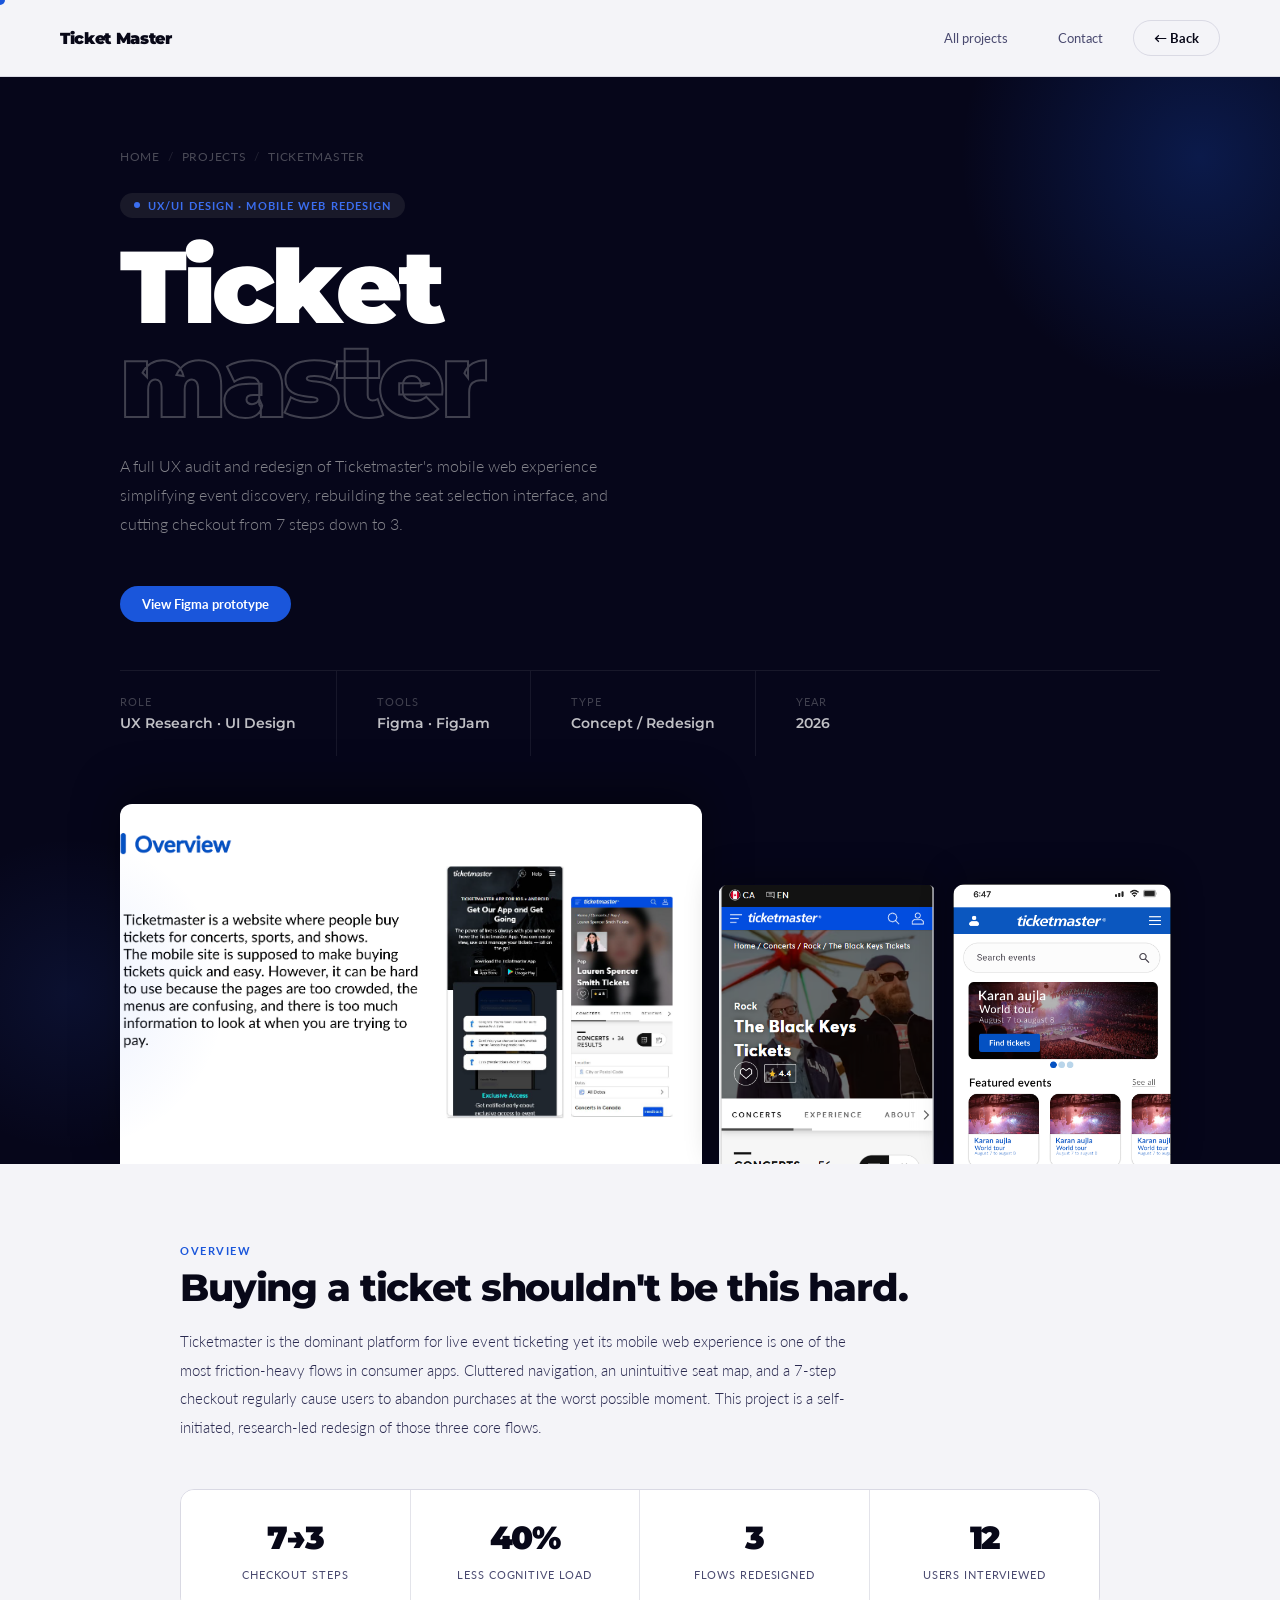
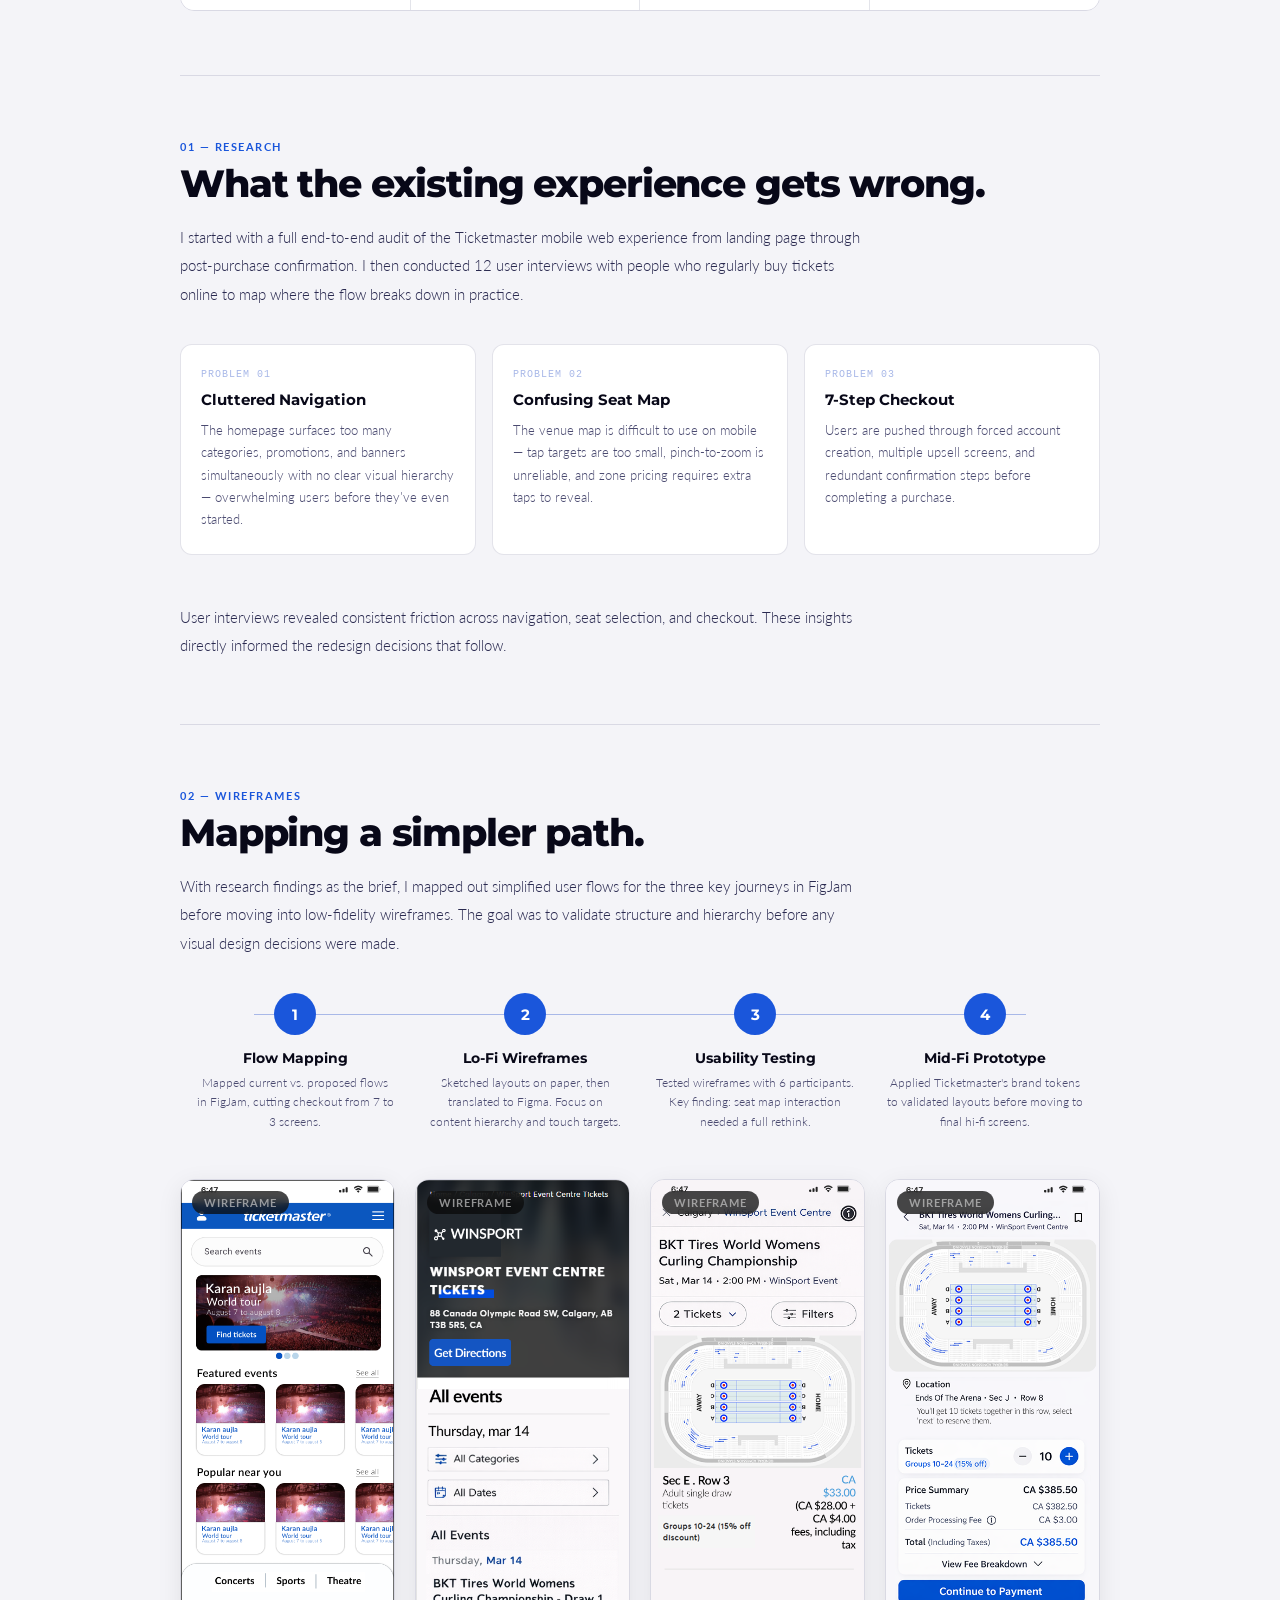
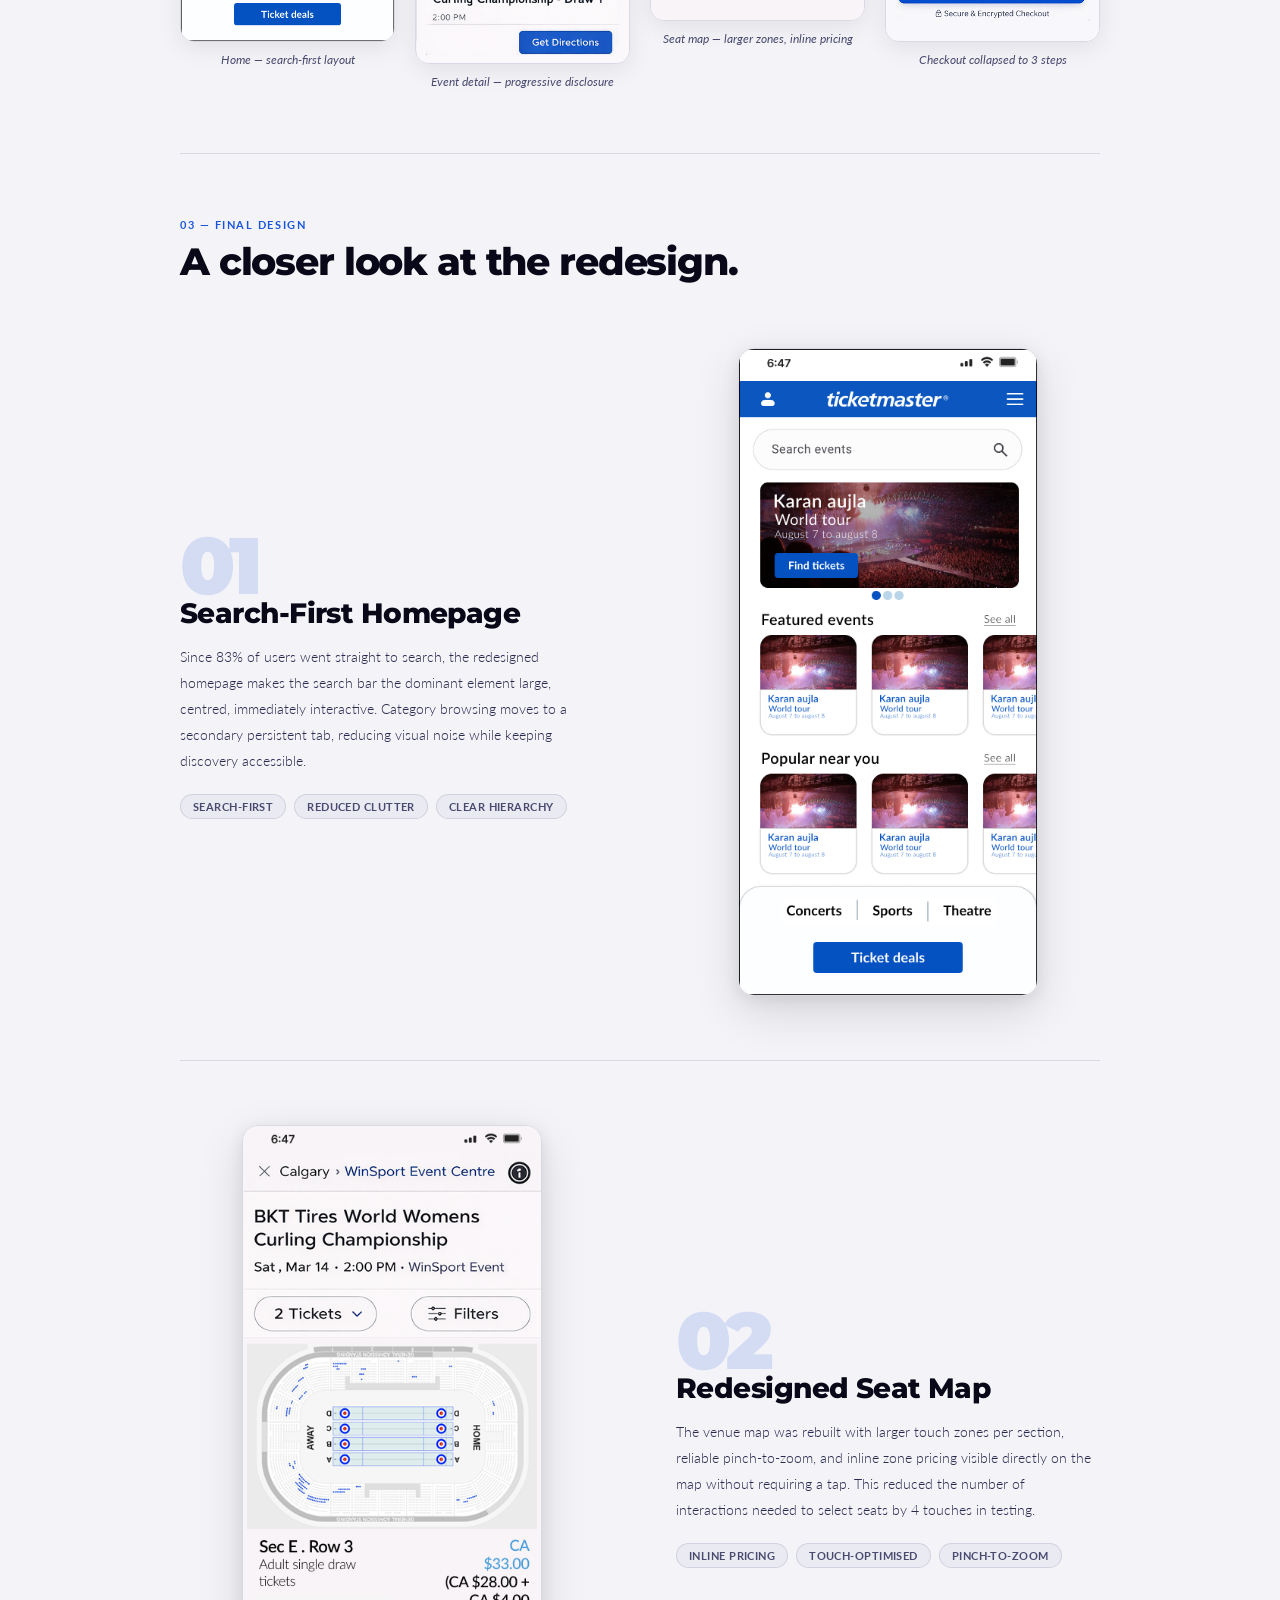
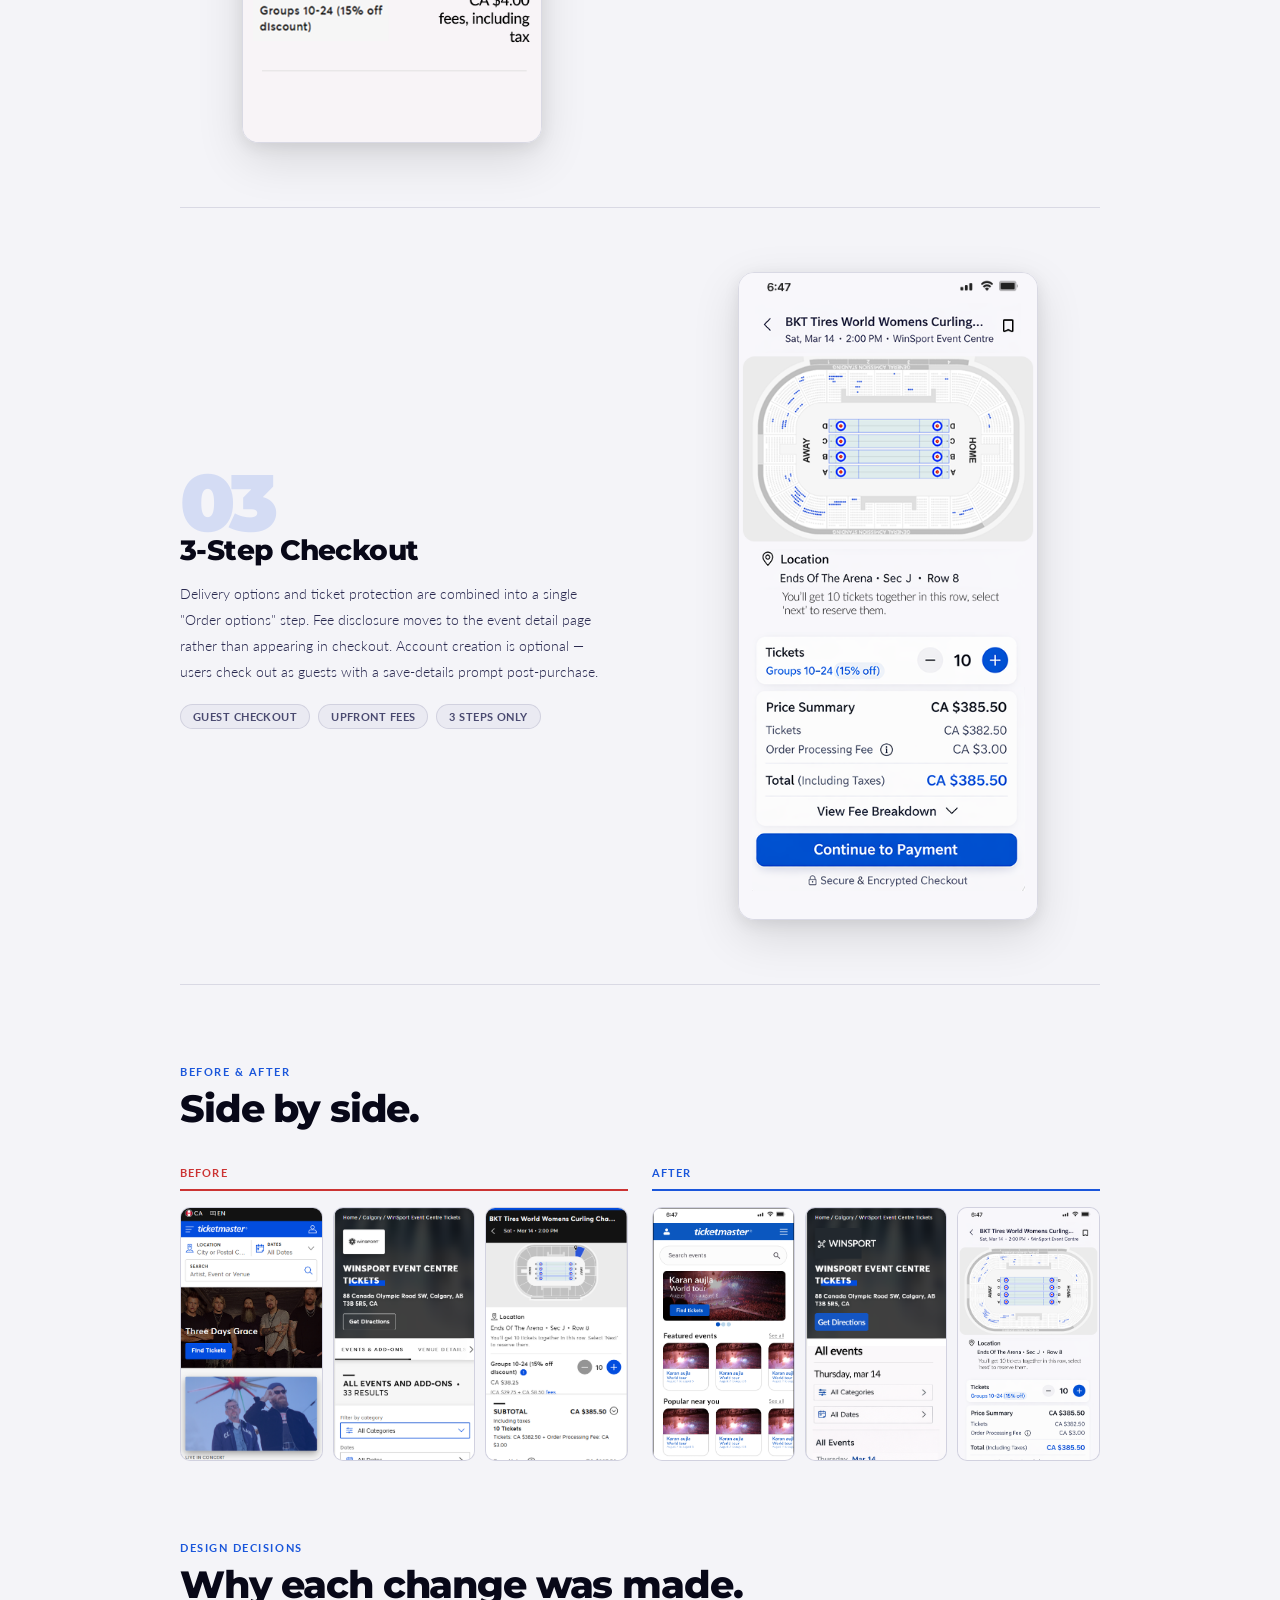
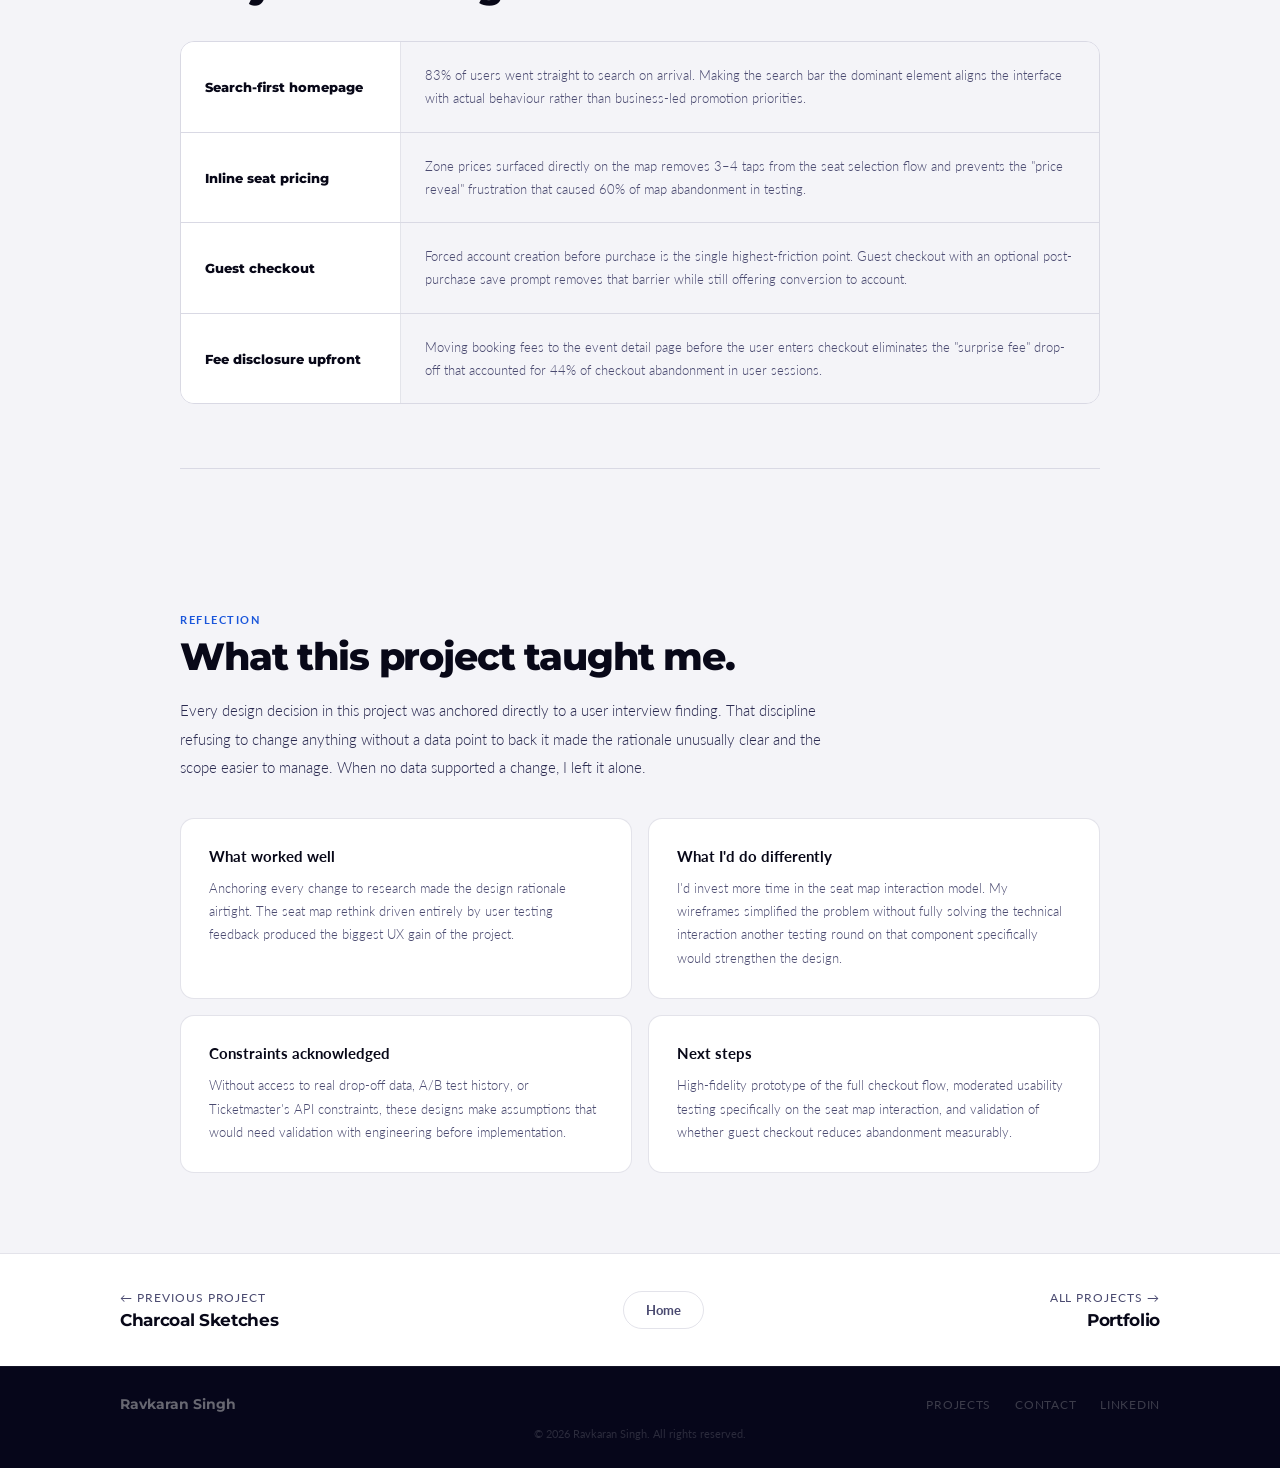
<file: ticketmaster.html>
<!DOCTYPE html>
<html lang="en">
<head>
<meta charset="UTF-8" />
<meta name="viewport" content="width=device-width, initial-scale=1.0" />
<title>Ticketmaster Redesign — Ravkaran Singh</title>
<link href="https://fonts.googleapis.com/css2?family=Lato:ital,wght@0,300;0,400;0,700;0,900;1,300;1,400&family=Montserrat:wght@700;800;900&display=swap" rel="stylesheet" />
<link rel="stylesheet" href="../style.css">
</head>
<body class="page-ticketmaster">

<div class="cursor" id="cursor"></div>

<nav class="cs-nav">
  <a href="../index.html" class="logo-text">Ticket Master</a>
  <div class="nav-right">
    <a href="../index.html#work">All projects</a>
    <a href="../about.html#contact">Contact</a>
    <a href="../index.html" class="nav-back">← Back</a>
  </div>
</nav>

<section class="case-hero">
  <div class="hero-glow"></div>
  <div class="hero-glow2"></div>
  <div class="hero-inner">
    <div class="breadcrumb">
      <a href="../index.html">Home</a><span>/</span>
      <a href="../index.html#work">Projects</a><span>/</span>
      Ticketmaster
    </div>
    <div class="hero-badge">UX/UI Design · Mobile Web Redesign</div>
    <h1>Ticket<br><span class="outline">master</span></h1>
    <p class="hero-desc">A full UX audit and redesign of Ticketmaster's mobile web experience simplifying event discovery, rebuilding the seat selection interface, and cutting checkout from 7 steps down to 3.</p>
    <a href="https://www.figma.com/design/SyZXfLJOwnKGXllrTNvXMc/GrowSmart?node-id=1-2&t=BWpeSJT5AKRSoan0-1" class="btn-primary">View Figma prototype</a>
    <div class="hero-meta">
      <div class="hero-meta-item"><div class="meta-label">Role</div><div class="meta-val">UX Research · UI Design</div></div>
      <div class="hero-meta-item"><div class="meta-label">Tools</div><div class="meta-val">Figma · FigJam</div></div>
      <div class="hero-meta-item"><div class="meta-label">Type</div><div class="meta-val">Concept / Redesign</div></div>
      <div class="hero-meta-item"><div class="meta-label">Year</div><div class="meta-val">2026</div></div>
    </div>
  </div>
  <div class="hero-imgs" style="max-width:1160px;margin:0 auto;padding:0 60px;margin-top:48px;">
    <div class="hero-img hi-main"><img src="images/mainpage.png" alt="Ticketmaster redesign home" /></div>
    <div class="hero-img hi-side"><img src="images/home.png" alt="Ticketmaster event page" /></div>
    <div class="hero-img hi-side"><img src="images/after1.png" alt="Ticketmaster checkout" /></div>
  </div>
</section>

<div class="body-wrap">

  <div class="fade-up">
    <div class="sec-label">Overview</div>
    <h2 class="sec-title">Buying a ticket shouldn't be this hard.</h2>
    <p class="sec-body">Ticketmaster is the dominant platform for live event ticketing yet its mobile web experience is one of the most friction-heavy flows in consumer apps. Cluttered navigation, an unintuitive seat map, and a 7-step checkout regularly cause users to abandon purchases at the worst possible moment. This project is a self-initiated, research-led redesign of those three core flows.</p>
  </div>

  <div class="stats-bar fade-up">
    <div class="stat-cell"><span class="stat-num">7→3</span><span class="stat-label">Checkout steps</span></div>
    <div class="stat-cell"><span class="stat-num">40%</span><span class="stat-label">Less cognitive load</span></div>
    <div class="stat-cell"><span class="stat-num">3</span><span class="stat-label">Flows redesigned</span></div>
    <div class="stat-cell"><span class="stat-num">12</span><span class="stat-label">Users interviewed</span></div>
  </div>

  <hr class="div" />

  <div class="fade-up">
    <div class="sec-label">01 — Research</div>
    <h2 class="sec-title">What the existing experience gets wrong.</h2>
    <p class="sec-body">I started with a full end-to-end audit of the Ticketmaster mobile web experience from landing page through post-purchase confirmation. I then conducted 12 user interviews with people who regularly buy tickets online to map where the flow breaks down in practice.</p>
    <div class="problem-grid">
      <div class="problem-card">
        <div class="problem-num">Problem 01</div>
        <div class="problem-title">Cluttered Navigation</div>
        <div class="problem-desc">The homepage surfaces too many categories, promotions, and banners simultaneously with no clear visual hierarchy — overwhelming users before they've even started.</div>
      </div>
      <div class="problem-card">
        <div class="problem-num">Problem 02</div>
        <div class="problem-title">Confusing Seat Map</div>
        <div class="problem-desc">The venue map is difficult to use on mobile — tap targets are too small, pinch-to-zoom is unreliable, and zone pricing requires extra taps to reveal.</div>
      </div>
      <div class="problem-card">
        <div class="problem-num">Problem 03</div>
        <div class="problem-title">7-Step Checkout</div>
        <div class="problem-desc">Users are pushed through forced account creation, multiple upsell screens, and redundant confirmation steps before completing a purchase.</div>
      </div>
    </div>
    <p class="sec-body" style="margin-top:24px;">User interviews revealed consistent friction across navigation, seat selection, and checkout. These insights directly informed the redesign decisions that follow.</p>
  </div>

  <hr class="div" />

  <div class="fade-up">
    <div class="sec-label">02 — Wireframes</div>
    <h2 class="sec-title">Mapping a simpler path.</h2>
    <p class="sec-body">With research findings as the brief, I mapped out simplified user flows for the three key journeys in FigJam before moving into low-fidelity wireframes. The goal was to validate structure and hierarchy before any visual design decisions were made.</p>
    <div class="process-row" style="margin-bottom:48px;">
      <div class="p-step"><div class="p-num">1</div><div class="p-title">Flow Mapping</div><div class="p-desc">Mapped current vs. proposed flows in FigJam, cutting checkout from 7 to 3 screens.</div></div>
      <div class="p-step"><div class="p-num">2</div><div class="p-title">Lo-Fi Wireframes</div><div class="p-desc">Sketched layouts on paper, then translated to Figma. Focus on content hierarchy and touch targets.</div></div>
      <div class="p-step"><div class="p-num">3</div><div class="p-title">Usability Testing</div><div class="p-desc">Tested wireframes with 6 participants. Key finding: seat map interaction needed a full rethink.</div></div>
      <div class="p-step"><div class="p-num">4</div><div class="p-title">Mid-Fi Prototype</div><div class="p-desc">Applied Ticketmaster's brand tokens to validated layouts before moving to final hi-fi screens.</div></div>
    </div>
    <div class="wf-grid">
      <div class="wf-card">
        <div class="wf-label">Wireframe</div>
        <div class="wf-img"><img src="images/after1.png" alt="Home wireframe" /></div>
        <p class="wf-caption">Home — search-first layout</p>
      </div>
      <div class="wf-card">
        <div class="wf-label">Wireframe</div>
        <div class="wf-img"><img src="images/after2.png" alt="Event wireframe" /></div>
        <p class="wf-caption">Event detail — progressive disclosure</p>
      </div>
      <div class="wf-card">
        <div class="wf-label">Wireframe</div>
        <div class="wf-img"><img src="images/after3.png" alt="Seat map wireframe" /></div>
        <p class="wf-caption">Seat map — larger zones, inline pricing</p>
      </div>
      <div class="wf-card">
        <div class="wf-label">Wireframe</div>
        <div class="wf-img"><img src="images/after4.png" alt="Checkout wireframe" /></div>
        <p class="wf-caption">Checkout collapsed to 3 steps</p>
      </div>
    </div>
  </div>

  <hr class="div" />

  <div class="fade-up">
    <div class="sec-label">03 — Final Design</div>
    <h2 class="sec-title">A closer look at the redesign.</h2>
  </div>

  <div class="screen-block fade-up" style="padding-top:48px;">
    <div>
      <div class="screen-num">01</div>
      <h3 class="screen-title">Search-First Homepage</h3>
      <p class="screen-desc">Since 83% of users went straight to search, the redesigned homepage makes the search bar the dominant element large, centred, immediately interactive. Category browsing moves to a secondary persistent tab, reducing visual noise while keeping discovery accessible.</p>
      <div class="screen-chips">
        <span class="chip">Search-First</span>
        <span class="chip">Reduced Clutter</span>
        <span class="chip">Clear Hierarchy</span>
      </div>
    </div>
    <div class="screen-img-wrap mobile-wrap">
      <img src="images/after1.png" alt="Ticketmaster home redesign" />
    </div>
  </div>

  <div class="screen-block rev fade-up">
    <div>
      <div class="screen-num">02</div>
      <h3 class="screen-title">Redesigned Seat Map</h3>
      <p class="screen-desc">The venue map was rebuilt with larger touch zones per section, reliable pinch-to-zoom, and inline zone pricing visible directly on the map without requiring a tap. This reduced the number of interactions needed to select seats by 4 touches in testing.</p>
      <div class="screen-chips">
        <span class="chip">Inline Pricing</span>
        <span class="chip">Touch-Optimised</span>
        <span class="chip">Pinch-to-Zoom</span>
      </div>
    </div>
    <div class="screen-img-wrap mobile-wrap">
      <img src="images/after3.png" alt="Ticketmaster seat map redesign" />
    </div>
  </div>

  <div class="screen-block fade-up">
    <div>
      <div class="screen-num">03</div>
      <h3 class="screen-title">3-Step Checkout</h3>
      <p class="screen-desc">Delivery options and ticket protection are combined into a single "Order options" step. Fee disclosure moves to the event detail page rather than appearing in checkout. Account creation is optional — users check out as guests with a save-details prompt post-purchase.</p>
      <div class="screen-chips">
        <span class="chip">Guest Checkout</span>
        <span class="chip">Upfront Fees</span>
        <span class="chip">3 Steps Only</span>
      </div>
    </div>
    <div class="screen-img-wrap mobile-wrap">
      <img src="images/after4.png" alt="Ticketmaster checkout redesign" />
    </div>
  </div>

  <div class="fade-up" style="margin-top:80px;">
    <div class="sec-label">Before &amp; After</div>
    <h2 class="sec-title">Side by side.</h2>
    <div class="compare-wrap" style="margin-top:36px;">
      <div class="compare-labels">
        <div class="compare-label compare-label--before">Before</div>
        <div class="compare-label compare-label--after">After</div>
      </div>
      <div class="compare-grid">
        <div class="compare-screens">
          <div class="compare-screen"><img src="images/before1.png" alt="Before home" /></div>
          <div class="compare-screen"><img src="images/before2.png" alt="Before event" /></div>
          <div class="compare-screen"><img src="images/before4.png" alt="Before checkout" /></div>
        </div>
        <div class="compare-screens">
          <div class="compare-screen"><img src="images/after1.png" alt="After home" /></div>
          <div class="compare-screen"><img src="images/after2.png" alt="After event" /></div>
          <div class="compare-screen"><img src="images/after4.png" alt="After checkout" /></div>
        </div>
      </div>
    </div>
  </div>

  <div class="fade-up" style="margin-top:80px;">
    <div class="sec-label">Design Decisions</div>
    <h2 class="sec-title">Why each change was made.</h2>
    <div class="decisions-list" style="margin-top:36px;">
      <div class="decision-item">
        <div class="decision-area">Search-first homepage</div>
        <div class="decision-desc">83% of users went straight to search on arrival. Making the search bar the dominant element aligns the interface with actual behaviour rather than business-led promotion priorities.</div>
      </div>
      <div class="decision-item">
        <div class="decision-area">Inline seat pricing</div>
        <div class="decision-desc">Zone prices surfaced directly on the map removes 3–4 taps from the seat selection flow and prevents the "price reveal" frustration that caused 60% of map abandonment in testing.</div>
      </div>
      <div class="decision-item">
        <div class="decision-area">Guest checkout</div>
        <div class="decision-desc">Forced account creation before purchase is the single highest-friction point. Guest checkout with an optional post-purchase save prompt removes that barrier while still offering conversion to account.</div>
      </div>
      <div class="decision-item">
        <div class="decision-area">Fee disclosure upfront</div>
        <div class="decision-desc">Moving booking fees to the event detail page before the user enters checkout eliminates the "surprise fee" drop-off that accounted for 44% of checkout abandonment in user sessions.</div>
      </div>
    </div>
  </div>

  <hr class="div" />

</div>

<div class="reflection-section">
  <div class="fade-up">
    <div class="sec-label">Reflection</div>
    <h2 class="sec-title">What this project taught me.</h2>
    <p class="sec-body">Every design decision in this project was anchored directly to a user interview finding. That discipline refusing to change anything without a data point to back it made the rationale unusually clear and the scope easier to manage. When no data supported a change, I left it alone.</p>
    <div class="reflection-grid">
      <div class="reflection-card">
        <div class="reflection-title">What worked well</div>
        <div class="reflection-body">Anchoring every change to research made the design rationale airtight. The seat map rethink driven entirely by user testing feedback produced the biggest UX gain of the project.</div>
      </div>
      <div class="reflection-card">
        <div class="reflection-title">What I'd do differently</div>
        <div class="reflection-body">I'd invest more time in the seat map interaction model. My wireframes simplified the problem without fully solving the technical interaction another testing round on that component specifically would strengthen the design.</div>
      </div>
      <div class="reflection-card">
        <div class="reflection-title">Constraints acknowledged</div>
        <div class="reflection-body">Without access to real drop-off data, A/B test history, or Ticketmaster's API constraints, these designs make assumptions that would need validation with engineering before implementation.</div>
      </div>
      <div class="reflection-card">
        <div class="reflection-title">Next steps</div>
        <div class="reflection-body">High-fidelity prototype of the full checkout flow, moderated usability testing specifically on the seat map interaction, and validation of whether guest checkout reduces abandonment measurably.</div>
      </div>
    </div>
  </div>
</div>

<div class="proj-nav">
  <div class="proj-nav-inner">
    <a href="charcoal.html" class="pn-link">
      <span class="pn-dir">← Previous project</span>
      <span class="pn-name">Charcoal Sketches</span>
    </a>
    <a href="../index.html" class="btn-home-nav">Home</a>
    <a href="../index.html#work" class="pn-link pn-right">
      <span class="pn-dir">All projects →</span>
      <span class="pn-name">Portfolio</span>
    </a>
  </div>
</div>

<footer>
  <div class="ft-inner">
    <span class="ft-name">Ravkaran Singh</span>
    <div class="ft-links">
      <a href="../index.html#work">Projects</a>
      <a href="../about.html#contact">Contact</a>
      <a href="http://www.linkedin.com/in/ravkaran-singh" target="_blank">LinkedIn</a>
    </div>
  </div>
  <p class="ft-copy">© 2026 Ravkaran Singh. All rights reserved.</p>
</footer>

<script>
  const cursor = document.getElementById('cursor');
  document.addEventListener('mousemove', e => {
    cursor.style.left = e.clientX + 'px';
    cursor.style.top = e.clientY + 'px';
  });
  document.querySelectorAll('a, button').forEach(el => {
    el.addEventListener('mouseenter', () => cursor.classList.add('grow'));
    el.addEventListener('mouseleave', () => cursor.classList.remove('grow'));
  });
  const obs = new IntersectionObserver(entries => {
    entries.forEach(e => { if (e.isIntersecting) e.target.classList.add('visible'); });
  }, { threshold: 0.08 });
  document.querySelectorAll('.fade-up').forEach(el => obs.observe(el));
  setTimeout(() => document.querySelector('.case-hero').classList.add('visible'), 80);
</script>
</body>
</html>
</file>
<file: style.css>
/* ============================================================
   RAVKARAN SINGH — PORTFOLIO
   Single unified stylesheet for all pages
   ============================================================ */

*, *::before, *::after { margin: 0; padding: 0; box-sizing: border-box; }

/* ── SHARED DESIGN TOKENS ── */
:root {
  /* Portfolio / index / about (blue-based) */
  --p-bg:          #f5f7fa;
  --p-bg-alt:      #eef1f7;
  --p-dark:        #0e1b2e;
  --p-blue:        #1a56db;
  --p-blue-soft:   #3b7ef8;
  --p-blue-pale:   #93b8f8;
  --p-blue-light:  #dde9ff;
  --p-white:       #ffffff;
  --p-black:       #0e1b2e;
  --p-muted:       #5a6a85;
  --p-border:      rgba(26,86,219,0.11);

  /* TrailQuest / shared green case study */
  --tq-bg:         #f2f6f2;
  --tq-bg-alt:     #e8f0e8;
  --tq-dark:       #0f2415;
  --tq-green:      #2d6a3f;
  --tq-green-soft: #4a9160;
  --tq-green-pale: #b8d9c0;
  --tq-green-light:#d8edd8;
  --tq-white:      #ffffff;
  --tq-black:      #0d1f10;
  --tq-muted:      #5a7a62;
  --tq-border:     rgba(45,106,63,0.13);

  /* Semina green */
  --s-bg:          #f4f8f2;
  --s-bg-alt:      #e8f2e4;
  --s-dark:        #0e1f0e;
  --s-green:       #266427;
  --s-green-soft:  #3d8c3e;
  --s-green-pale:  #a8d4a8;
  --s-green-light: #d4ead4;
  --s-muted:       #4a6e4a;
  --s-border:      rgba(38,100,39,0.13);

  /* PetCare+ teal */
  --pc-bg:         #f0f7f7;
  --pc-bg-alt:     #e2f0f0;
  --pc-dark:       #0d2b2b;
  --pc-teal:       #1e7a7a;
  --pc-teal-soft:  #3a9e9e;
  --pc-teal-pale:  #a8d8d8;
  --pc-teal-light: #d4eeee;
  --pc-muted:      #4a7070;
  --pc-border:     rgba(30,122,122,0.13);

  /* Charcoal ink */
  --ch-bg:         #f5f3f0;
  --ch-bg-alt:     #ece8e2;
  --ch-dark:       #111110;
  --ch-ink:        #2a2520;
  --ch-ink-soft:   #4a403a;
  --ch-ink-pale:   #c8b8a8;
  --ch-ink-light:  #e4dcd4;
  --ch-muted:      #6a5a50;
  --ch-border:     rgba(42,37,32,0.13);

  /* Ticketmaster blue-dark */
  --tm-bg:         #f4f4f8;
  --tm-bg-alt:     #eaeaf2;
  --tm-dark:       #06061a;
  --tm-blue:       #1a56db;
  --tm-blue-soft:  #3b6ef0;
  --tm-blue-pale:  #a8b8e8;
  --tm-blue-light: #d4dcf4;
  --tm-muted:      #4a4a70;
  --tm-border:     rgba(26,30,80,0.12);
}

html { scroll-behavior: smooth; }

/* ── CUSTOM CURSOR (shared) ── */
.cursor {
  width: 10px; height: 10px;
  border-radius: 50%;
  position: fixed; top: 0; left: 0;
  pointer-events: none; z-index: 9999;
  transform: translate(-50%,-50%);
  transition: width .2s, height .2s, background .2s;
}
.cursor.grow { width: 34px; height: 34px; }

/* ── FADE UP ANIMATION (shared) ── */
.fade-up {
  opacity: 0; transform: translateY(22px);
  transition: opacity .6s ease, transform .6s ease;
}
.fade-up.visible { opacity: 1; transform: translateY(0); }


/* ================================================================
   INDEX / HOME PAGE
   ================================================================ */
body.page-index {
  font-family: 'Outfit', sans-serif;
  background: var(--p-bg);
  color: var(--p-black);
  overflow-x: hidden;
  cursor: none;
}
body.page-index .cursor { background: var(--p-blue); }
body.page-index .cursor.grow { background: rgba(26,86,219,.12); }

body.page-index nav {
  position: sticky; top: 0; z-index: 100;
  display: flex; align-items: center; justify-content: space-between;
  padding: 20px 60px;
  background: rgba(245,247,250,.95);
  backdrop-filter: blur(14px);
  border-bottom: 1px solid var(--p-border);
}
body.page-index .logo {
  display: flex; align-items: center; text-decoration: none;
}
body.page-index .logo img { height: 36px; width: auto; display: block; }
body.page-index .nav-center {
  display: flex; gap: 4px; align-items: center;
}
body.page-index .nav-center a,
body.page-index .nav-right a {
  font-size: 13px; font-weight: 400; text-decoration: none;
  padding: 9px 20px; border-radius: 100px;
  color: var(--p-muted); transition: color .2s;
}
body.page-index .nav-center a:hover,
body.page-index .nav-right a:hover { color: var(--p-blue); }
body.page-index .nav-right { display: flex; gap: 10px; align-items: center; }
body.page-index .nav-contact {
  border: 1.5px solid var(--p-border);
  color: var(--p-black) !important;
}
body.page-index .nav-contact:hover { border-color: var(--p-blue) !important; color: var(--p-blue) !important; }
body.page-index .nav-resume {
  background: var(--p-blue); color: var(--p-white) !important;
  font-weight: 600 !important;
}
body.page-index .nav-resume:hover { background: var(--p-blue-soft); }

/* Hero */
body.page-index .hero {
  max-width: 1160px; margin: 0 auto;
  padding: 80px 60px;
  display: grid; grid-template-columns: 1fr 1fr;
  gap: 80px; align-items: center;
}
body.page-index .hero-tag {
  display: inline-flex; align-items: center; gap: 8px;
  font-size: 11px; font-weight: 600; letter-spacing: .12em; text-transform: uppercase;
  color: var(--p-blue); background: var(--p-blue-light);
  padding: 6px 14px; border-radius: 100px; margin-bottom: 20px;
}
body.page-index .hero-tag::before {
  content: ''; width: 6px; height: 6px; border-radius: 50%;
  background: var(--p-blue); animation: blink 2s ease-in-out infinite;
}
@keyframes blink { 0%,100%{opacity:1;} 50%{opacity:.2;} }

body.page-index h1 {
  font-family: 'Outfit', sans-serif; font-weight: 900;
  font-size: clamp(48px, 6vw, 84px);
  line-height: .95; letter-spacing: -.04em;
  color: var(--p-black); margin-bottom: 32px;
}
body.page-index h1 .ac { color: var(--p-blue); }
body.page-index h1 .outline {
  -webkit-text-stroke: 2px var(--p-black); color: transparent;
}
body.page-index .hero-ctas { display: flex; gap: 12px; }
body.page-index .btn-primary {
  display: inline-block; font-size: 13px; font-weight: 600;
  text-decoration: none; padding: 12px 26px; border-radius: 100px;
  background: var(--p-blue); color: var(--p-white); transition: all .2s;
}
body.page-index .btn-primary:hover { background: var(--p-blue-soft); transform: translateY(-2px); }
body.page-index .btn-secondary {
  display: inline-block; font-size: 13px; font-weight: 500;
  text-decoration: none; padding: 12px 26px; border-radius: 100px;
  border: 1.5px solid var(--p-border); color: var(--p-black); transition: all .2s;
}
body.page-index .btn-secondary:hover { border-color: var(--p-blue); color: var(--p-blue); }

body.page-index .hero-bio {
  font-size: 15px; font-weight: 300; line-height: 1.85;
  color: var(--p-muted); margin-bottom: 28px;
}
body.page-index .hero-chips { display: flex; flex-wrap: wrap; gap: 8px; }
body.page-index .chip {
  font-size: 11px; font-weight: 500; letter-spacing: .04em; text-transform: uppercase;
  padding: 5px 12px; border-radius: 100px;
  background: var(--p-bg-alt); border: 1px solid var(--p-border); color: var(--p-muted);
}

/* Work / Case Studies */
body.page-index #work { border-top: 1px solid var(--p-border); }
body.page-index .case-study {
  display: grid; grid-template-columns: 1fr 1fr;
  gap: 80px; align-items: center;
  padding: 80px 60px;
  border-bottom: 1px solid var(--p-border);
  text-decoration: none;
  background: var(--p-white);
  transition: background .2s;
}
body.page-index .case-study:hover { background: var(--p-bg); }
body.page-index .case-study.reverse { direction: rtl; }
body.page-index .case-study.reverse > * { direction: ltr; }

body.page-index .case-category {
  font-size: 11px; font-weight: 600; letter-spacing: .1em; text-transform: uppercase;
  color: var(--p-muted); margin-bottom: 10px;
  display: flex; align-items: center; gap: 10px;
}
body.page-index .case-badge {
  display: inline-block; font-size: 10px; font-weight: 700;
  letter-spacing: .08em; text-transform: uppercase;
  padding: 3px 8px; border-radius: 100px;
}
body.page-index .badge-live { background: #d1fae5; color: #065f46; }
body.page-index .badge-wip  { background: #fef3c7; color: #92400e; }

body.page-index .case-title {
  font-family: 'Outfit', sans-serif; font-weight: 800;
  font-size: clamp(22px, 2.5vw, 34px); letter-spacing: -.03em; line-height: 1.1;
  color: var(--p-black); margin-bottom: 14px;
}
body.page-index .case-desc {
  font-size: 14px; font-weight: 300; line-height: 1.85;
  color: var(--p-muted); margin-bottom: 20px; max-width: 460px;
}
body.page-index .case-tags { display: flex; flex-wrap: wrap; gap: 8px; margin-bottom: 20px; }
body.page-index .case-tag {
  font-size: 11px; font-weight: 500; letter-spacing: .04em; text-transform: uppercase;
  padding: 4px 10px; border-radius: 100px;
  background: var(--p-bg-alt); border: 1px solid var(--p-border); color: var(--p-muted);
}
body.page-index .case-link {
  font-size: 13px; font-weight: 600; color: var(--p-blue);
}

body.page-index .case-visual img {
  width: 100%; height: auto; display: block;
  border-radius: 12px;
  box-shadow: 0 12px 40px rgba(14,27,46,.1);
  border: 1px solid var(--p-border);
}

/* Phone mockup */
body.page-index .phone-mockup {
  position: relative; width: 240px; margin: 0 auto;
  background: #111; border-radius: 36px; padding: 10px;
  box-shadow: 0 24px 60px rgba(14,27,46,.2);
}
body.page-index .phone-notch {
  width: 80px; height: 20px; background: #111;
  border-radius: 0 0 12px 12px; margin: 0 auto 6px;
}
body.page-index .phone-mockup img {
  width: 100%; border-radius: 28px;
  display: block; box-shadow: none; border: none;
}

/* Browser mockup */
body.page-index .browser-mockup {
  border-radius: 12px; overflow: hidden;
  border: 1px solid var(--p-border);
  box-shadow: 0 12px 40px rgba(14,27,46,.1);
}
body.page-index .browser-bar {
  background: #e8ecf0; padding: 10px 14px;
  display: flex; align-items: center; gap: 10px;
}
body.page-index .browser-dots { display: flex; gap: 5px; }
body.page-index .browser-dots span {
  width: 10px; height: 10px; border-radius: 50%;
  background: #c0c7d0;
}
body.page-index .browser-url {
  font-size: 11px; color: #6a7685;
  background: #fff; padding: 3px 12px; border-radius: 4px; flex: 1; text-align: center;
}
body.page-index .browser-mockup img { display: block; width: 100%; }

/* Other Projects */
body.page-index .other-projects {
  max-width: 1160px; margin: 0 auto; padding: 80px 60px;
}
body.page-index .other-title {
  font-family: 'Outfit', sans-serif; font-weight: 800;
  font-size: clamp(24px, 3vw, 36px); letter-spacing: -.03em;
  color: var(--p-black); margin-bottom: 36px;
}
body.page-index .other-grid {
  display: grid; grid-template-columns: 1fr 1fr; gap: 24px;
}
body.page-index .other-card {
  text-decoration: none; border-radius: 16px; overflow: hidden;
  border: 1px solid var(--p-border); background: var(--p-white);
  transition: transform .2s, box-shadow .2s;
}
body.page-index .other-card:hover { transform: translateY(-4px); box-shadow: 0 12px 40px rgba(14,27,46,.08); }
body.page-index .other-thumb { overflow: hidden; aspect-ratio: 16/9; }
body.page-index .other-thumb img { width: 100%; height: 100%; object-fit: cover; transition: transform .3s; display: block; }
body.page-index .other-card:hover .other-thumb img { transform: scale(1.04); }
body.page-index .other-body { padding: 20px; }
body.page-index .other-card-title {
  font-family: 'Outfit', sans-serif; font-weight: 700; font-size: 16px;
  color: var(--p-black); margin-bottom: 8px;
}
body.page-index .other-card-desc {
  font-size: 13px; font-weight: 300; line-height: 1.75; color: var(--p-muted);
}

/* Contact section */
body.page-index .contact-section {
  background: var(--p-dark);
  padding: 100px 60px; position: relative; overflow: hidden;
}
body.page-index .contact-glow {
  position: absolute; top: -120px; right: -120px;
  width: 400px; height: 400px; border-radius: 50%;
  background: radial-gradient(circle, rgba(26,86,219,.2) 0%, transparent 65%);
  pointer-events: none;
}
body.page-index .contact-inner { max-width: 1040px; margin: 0 auto; position: relative; z-index: 1; }
body.page-index .contact-label {
  font-size: 11px; font-weight: 600; letter-spacing: .14em; text-transform: uppercase;
  color: var(--p-blue-soft); margin-bottom: 16px;
}
body.page-index .contact-headline {
  font-family: 'Outfit', sans-serif; font-weight: 900;
  font-size: clamp(36px, 6vw, 80px); line-height: .95; letter-spacing: -.04em;
  color: var(--p-white); margin-bottom: 36px;
}
body.page-index .contact-headline .outline {
  -webkit-text-stroke: 2px rgba(147,184,248,.3); color: transparent;
}
body.page-index .contact-email {
  font-family: 'Outfit', sans-serif; font-size: 18px; font-weight: 500;
  color: var(--p-blue-pale); text-decoration: none; letter-spacing: -.01em;
  border-bottom: 1px solid rgba(147,184,248,.2); padding-bottom: 4px;
  transition: color .2s, border-color .2s;
}
body.page-index .contact-email:hover { color: var(--p-white); border-color: var(--p-white); }

/* Footer */
body.page-index footer {
  background: var(--p-dark); border-top: 1px solid rgba(255,255,255,.05);
  padding: 28px 60px;
}
body.page-index .footer-inner {
  display: flex; align-items: center; justify-content: space-between;
  max-width: 1040px; margin: 0 auto;
}
body.page-index .footer-name {
  font-family: 'Outfit', sans-serif; font-size: 14px; font-weight: 700;
  color: rgba(147,184,248,.5);
}
body.page-index .footer-links { display: flex; gap: 24px; }
body.page-index .footer-links a {
  font-size: 12px; letter-spacing: .06em; text-transform: uppercase;
  color: rgba(147,184,248,.28); text-decoration: none; transition: color .2s;
}
body.page-index .footer-links a:hover { color: var(--p-blue-soft); }
body.page-index .footer-socials { display: flex; gap: 12px; }
body.page-index .footer-socials a {
  font-size: 12px; font-weight: 600; color: rgba(147,184,248,.3);
  text-decoration: none; transition: color .2s;
}
body.page-index .footer-socials a:hover { color: var(--p-blue-soft); }
body.page-index .footer-copy {
  font-size: 11px; color: rgba(255,255,255,.15);
  margin-top: 14px; text-align: center;
}

@media (max-width: 860px) {
  body.page-index nav { padding: 18px 24px; }
  body.page-index .hero { grid-template-columns: 1fr; gap: 40px; padding: 52px 24px; }
  body.page-index .case-study { grid-template-columns: 1fr; gap: 32px; padding: 52px 24px; }
  body.page-index .case-study.reverse { direction: ltr; }
  body.page-index .other-projects { padding: 52px 24px; }
  body.page-index .other-grid { grid-template-columns: 1fr; }
  body.page-index .contact-section { padding: 60px 24px; }
  body.page-index footer { padding: 24px; }
  body.page-index .footer-inner { flex-direction: column; gap: 20px; text-align: center; }
}


/* ================================================================
   ABOUT PAGE
   ================================================================ */
body.page-about {
  font-family: 'Outfit', sans-serif;
  background: var(--p-bg);
  color: var(--p-black);
  overflow-x: hidden;
  cursor: none;
}
body.page-about .cursor { background: var(--p-blue); }
body.page-about .cursor.grow { background: rgba(26,86,219,.12); }

body.page-about nav {
  position: sticky; top: 0; z-index: 100;
  display: flex; align-items: center; justify-content: space-between;
  padding: 20px 60px;
  background: rgba(245,247,250,.95);
  backdrop-filter: blur(14px);
  border-bottom: 1px solid var(--p-border);
}
body.page-about .logo {
  font-family: 'Outfit', sans-serif;
  font-weight: 800; font-size: 17px; color: var(--p-black);
  text-decoration: none; letter-spacing: -.3px;
}
body.page-about .logo span { color: var(--p-blue); }
body.page-about .nav-right { display: flex; gap: 10px; align-items: center; }
body.page-about .nav-right a {
  font-size: 13px; font-weight: 400; text-decoration: none;
  padding: 9px 20px; border-radius: 100px;
  color: var(--p-muted); transition: color .2s;
}
body.page-about .nav-right a:hover { color: var(--p-blue); }
body.page-about .nav-back {
  border: 1.5px solid var(--p-border);
  color: var(--p-black) !important; font-weight: 500 !important;
}
body.page-about .nav-back:hover { border-color: var(--p-blue) !important; color: var(--p-blue) !important; }

body.page-about .about-hero {
  background: var(--p-dark); padding: 80px 60px 72px;
  position: relative; overflow: hidden;
}
body.page-about .about-glow {
  position: absolute; top: -140px; right: -140px;
  width: 480px; height: 480px; border-radius: 50%;
  background: radial-gradient(circle, rgba(26,86,219,.22) 0%, transparent 65%);
  pointer-events: none;
}
body.page-about .about-glow2 {
  position: absolute; bottom: -80px; left: -80px;
  width: 320px; height: 320px; border-radius: 50%;
  background: radial-gradient(circle, rgba(59,126,248,.1) 0%, transparent 65%);
  pointer-events: none;
}
body.page-about .about-hero-inner {
  max-width: 1040px; margin: 0 auto;
  display: grid; grid-template-columns: 1fr 340px;
  gap: 80px; align-items: center; position: relative; z-index: 1;
}
body.page-about .about-label {
  font-size: 11px; font-weight: 600; letter-spacing: .14em; text-transform: uppercase;
  color: var(--p-blue-soft); margin-bottom: 16px;
}
body.page-about .about-hero h1 {
  font-family: 'Outfit', sans-serif; font-weight: 900;
  font-size: clamp(42px, 6vw, 80px);
  line-height: .95; letter-spacing: -.04em;
  color: var(--p-white); margin-bottom: 28px;
}
body.page-about .about-hero h1 .outline {
  -webkit-text-stroke: 2px rgba(147,184,248,.35); color: transparent;
}
body.page-about .about-hero-bio {
  font-size: 16px; font-weight: 300; line-height: 1.85;
  color: rgba(147,184,248,.65); max-width: 520px;
}
body.page-about .about-photo-wrap {
  width: 100%; aspect-ratio: 3/4; border-radius: 20px; overflow: hidden;
  box-shadow: 0 24px 64px rgba(0,0,0,.35);
  display: flex; align-items: center; justify-content: center; flex-direction: column; gap: 12px;
}
body.page-about .about-photo-wrap img { width: 100%; height: 100%; object-fit: cover; object-position: top; display: block; }
body.page-about .photo-placeholder { font-size: 48px; opacity: .4; }
body.page-about .photo-placeholder-text { font-size: 11px; letter-spacing: .1em; text-transform: uppercase; }

body.page-about .about-body { max-width: 1040px; margin: 0 auto; padding: 80px 60px; }

body.page-about .sec-label {
  font-size: 11px; font-weight: 600; letter-spacing: .14em; text-transform: uppercase;
  color: var(--p-blue); margin-bottom: 10px;
}
body.page-about .sec-title {
  font-family: 'Outfit', sans-serif; font-weight: 800;
  font-size: clamp(24px, 3vw, 36px); letter-spacing: -.03em; line-height: 1.1;
  color: var(--p-black); margin-bottom: 18px;
}
body.page-about .sec-body {
  font-size: 15px; font-weight: 300; line-height: 1.9;
  color: var(--p-muted); max-width: 680px;
}
body.page-about .sec-body + .sec-body { margin-top: 14px; }
body.page-about hr.div { border: none; border-top: 1px solid var(--p-border); margin: 60px 0; }

body.page-about .edu-grid { display: grid; grid-template-columns: 1fr 1fr; gap: 20px; margin-top: 32px; }
body.page-about .edu-card { border: 1px solid var(--p-border); border-radius: 16px; padding: 28px 28px 24px; }
body.page-about .edu-badge {
  display: inline-block; font-size: 10px; font-weight: 600;
  letter-spacing: .1em; text-transform: uppercase;
  padding: 4px 10px; border-radius: 100px;
  background: var(--p-blue-light); color: var(--p-blue); margin-bottom: 14px;
}
body.page-about .edu-school {
  font-family: 'Outfit', sans-serif; font-weight: 800; font-size: 17px;
  color: var(--p-black); margin-bottom: 4px; letter-spacing: -.02em;
}
body.page-about .edu-degree { font-size: 13px; font-weight: 400; color: var(--p-muted); margin-bottom: 12px; }
body.page-about .edu-year { font-size: 12px; font-weight: 600; color: var(--p-blue-soft); letter-spacing: .06em; }

body.page-about .tools-grid {
  display: grid; grid-template-columns: repeat(4,1fr); gap: 28px 20px; margin-top: 32px;
}
body.page-about .tool-card {
  display: flex; flex-direction: column; align-items: flex-start;
  gap: 8px; text-decoration: none; color: inherit; transition: opacity .2s;
}
body.page-about .tool-card:hover { opacity: .65; }
body.page-about .tool-card img { width: 36px; height: 36px; display: block; object-fit: contain; }
body.page-about .tool-name { font-family: 'Outfit', sans-serif; font-weight: 700; font-size: 13px; color: var(--p-black); margin: 0; line-height: 1.2; }
body.page-about .tool-desc { font-size: 11px; font-weight: 300; color: var(--p-muted); line-height: 1.5; margin: 0; }

body.page-about .projects-snap { display: grid; grid-template-columns: repeat(3,1fr); gap: 16px; margin-top: 32px; }
body.page-about .snap-card {
  background: var(--p-dark); border-radius: 14px; padding: 24px;
  text-decoration: none; transition: transform .2s;
  border: 1px solid rgba(255,255,255,.05);
}
body.page-about .snap-card:hover { transform: translateY(-4px); }
body.page-about .snap-tag { font-size: 10px; font-weight: 600; letter-spacing: .1em; text-transform: uppercase; color: var(--p-blue-soft); margin-bottom: 10px; }
body.page-about .snap-name { font-family: 'Outfit', sans-serif; font-weight: 800; font-size: 18px; color: var(--p-white); letter-spacing: -.02em; margin-bottom: 8px; }
body.page-about .snap-desc { font-size: 12px; font-weight: 300; line-height: 1.6; color: rgba(147,184,248,.45); }

body.page-about .connect-section {
  background: var(--p-dark); padding: 80px 60px; position: relative; overflow: hidden;
}
body.page-about .connect-glow {
  position: absolute; top: -120px; right: -120px;
  width: 400px; height: 400px; border-radius: 50%;
  background: radial-gradient(circle, rgba(26,86,219,.2) 0%, transparent 65%);
  pointer-events: none;
}
body.page-about .connect-inner { max-width: 1040px; margin: 0 auto; position: relative; z-index: 1; }
body.page-about .connect-label { font-size: 11px; font-weight: 600; letter-spacing: .14em; text-transform: uppercase; color: var(--p-blue-soft); margin-bottom: 16px; }
body.page-about .connect-headline {
  font-family: 'Outfit', sans-serif; font-weight: 900;
  font-size: clamp(32px, 5vw, 64px); line-height: .95; letter-spacing: -.04em;
  color: var(--p-white); margin-bottom: 48px;
}
body.page-about .connect-headline .outline { -webkit-text-stroke: 2px rgba(147,184,248,.3); color: transparent; }
body.page-about .connect-links { display: flex; gap: 16px; flex-wrap: wrap; align-items: center; }
body.page-about .connect-btn {
  display: inline-flex; align-items: center; gap: 8px;
  font-size: 14px; font-weight: 600; text-decoration: none;
  padding: 14px 28px; border-radius: 100px; transition: all .2s;
}
body.page-about .connect-btn-primary { background: var(--p-blue); color: var(--p-white); }
body.page-about .connect-btn-primary:hover { background: var(--p-blue-soft); transform: translateY(-2px); }
body.page-about .connect-btn-secondary { background: transparent; color: rgba(147,184,248,.7); border: 1.5px solid rgba(147,184,248,.2); }
body.page-about .connect-btn-secondary:hover { border-color: var(--p-blue-soft); color: var(--p-blue-soft); }

body.page-about footer { background: var(--p-dark); border-top: 1px solid rgba(255,255,255,.05); padding: 28px 60px; }
body.page-about .ft-inner { display: flex; align-items: center; justify-content: space-between; max-width: 1040px; margin: 0 auto; }
body.page-about .ft-name { font-family: 'Outfit', sans-serif; font-size: 14px; font-weight: 700; color: rgba(147,184,248,.5); }
body.page-about .ft-links { display: flex; gap: 24px; }
body.page-about .ft-links a { font-size: 12px; letter-spacing: .06em; text-transform: uppercase; color: rgba(147,184,248,.28); text-decoration: none; transition: color .2s; }
body.page-about .ft-links a:hover { color: var(--p-blue-soft); }
body.page-about .ft-copy { font-size: 11px; color: rgba(255,255,255,.15); margin-top: 14px; text-align: center; }

@media (max-width: 860px) {
  body.page-about nav { padding: 18px 24px; }
  body.page-about .about-hero { padding: 52px 24px 52px; }
  body.page-about .about-hero-inner { grid-template-columns: 1fr; gap: 40px; }
  body.page-about .about-photo-wrap { max-width: 240px; margin: 0 auto; }
  body.page-about .about-body { padding: 52px 24px; }
  body.page-about .edu-grid { grid-template-columns: 1fr; }
  body.page-about .tools-grid { grid-template-columns: repeat(2,1fr); }
  body.page-about .projects-snap { grid-template-columns: 1fr; }
  body.page-about .connect-section { padding: 52px 24px; }
  body.page-about footer { padding: 24px; }
  body.page-about .ft-inner { flex-direction: column; gap: 20px; text-align: center; }
}


/* ================================================================
   SHARED CASE STUDY STYLES (used by trailquest, petcare, semina, charcoal, ticketmaster)
   Each page overrides the CSS variables via body class
   ================================================================ */

/* Variable bridge — each page sets these */
body.page-trailquest {
  --cs-bg: var(--tq-bg); --cs-bg-alt: var(--tq-bg-alt); --cs-dark: var(--tq-dark);
  --cs-accent: var(--tq-green); --cs-accent-soft: var(--tq-green-soft);
  --cs-accent-pale: var(--tq-green-pale); --cs-accent-light: var(--tq-green-light);
  --cs-white: var(--tq-white); --cs-black: var(--tq-black);
  --cs-muted: var(--tq-muted); --cs-border: var(--tq-border);
  font-family: 'Montserrat', sans-serif;
}
body.page-semina {
  --cs-bg: var(--s-bg); --cs-bg-alt: var(--s-bg-alt); --cs-dark: var(--s-dark);
  --cs-accent: var(--s-green); --cs-accent-soft: var(--s-green-soft);
  --cs-accent-pale: var(--s-green-pale); --cs-accent-light: var(--s-green-light);
  --cs-white: var(--s-white, #fff); --cs-black: var(--s-black, #111f11);
  --cs-muted: var(--s-muted); --cs-border: var(--s-border);
  font-family: 'Lato', sans-serif;
}
body.page-petcare {
  --cs-bg: var(--pc-bg); --cs-bg-alt: var(--pc-bg-alt); --cs-dark: var(--pc-dark);
  --cs-accent: var(--pc-teal); --cs-accent-soft: var(--pc-teal-soft);
  --cs-accent-pale: var(--pc-teal-pale); --cs-accent-light: var(--pc-teal-light);
  --cs-white: #fff; --cs-black: #0d1f1f;
  --cs-muted: var(--pc-muted); --cs-border: var(--pc-border);
  font-family: 'Figtree', sans-serif;
}
body.page-charcoal {
  --cs-bg: var(--ch-bg); --cs-bg-alt: var(--ch-bg-alt); --cs-dark: var(--ch-dark);
  --cs-accent: var(--ch-ink); --cs-accent-soft: var(--ch-ink-soft);
  --cs-accent-pale: var(--ch-ink-pale); --cs-accent-light: var(--ch-ink-light);
  --cs-white: #fff; --cs-black: var(--ch-ink);
  --cs-muted: var(--ch-muted); --cs-border: var(--ch-border);
  font-family: 'Lato', sans-serif;
}
body.page-ticketmaster {
  --cs-bg: var(--tm-bg); --cs-bg-alt: var(--tm-bg-alt); --cs-dark: var(--tm-dark);
  --cs-accent: var(--tm-blue); --cs-accent-soft: var(--tm-blue-soft);
  --cs-accent-pale: var(--tm-blue-pale); --cs-accent-light: var(--tm-blue-light);
  --cs-white: #fff; --cs-black: #080818;
  --cs-muted: var(--tm-muted); --cs-border: var(--tm-border);
  font-family: 'Lato', sans-serif;
}

/* Shared case-study base */
body.page-trailquest, body.page-semina, body.page-petcare,
body.page-charcoal, body.page-ticketmaster {
  background: var(--cs-bg);
  color: var(--cs-black);
  overflow-x: hidden;
  cursor: none;
}
body.page-trailquest .cursor,
body.page-semina .cursor,
body.page-petcare .cursor,
body.page-charcoal .cursor,
body.page-ticketmaster .cursor { background: var(--cs-accent); }
body.page-trailquest .cursor.grow,
body.page-semina .cursor.grow,
body.page-petcare .cursor.grow,
body.page-charcoal .cursor.grow,
body.page-ticketmaster .cursor.grow { background: rgba(0,0,0,.08); }

/* NAV */
.cs-nav {
  position: sticky; top: 0; z-index: 100;
  display: flex; align-items: center; justify-content: space-between;
  padding: 20px 60px;
  backdrop-filter: blur(14px);
  border-bottom: 1px solid var(--cs-border);
}
body.page-trailquest .cs-nav,
body.page-semina .cs-nav { background: rgba(244,248,242,.93); }
body.page-petcare .cs-nav  { background: rgba(240,247,247,.93); }
body.page-charcoal .cs-nav { background: rgba(245,243,240,.93); }
body.page-ticketmaster .cs-nav { background: rgba(244,244,248,.93); }

.cs-nav .logo { text-decoration: none; }
.cs-nav .logo img { height: 36px; width: auto; display: block; }
.cs-nav .logo-text {
  font-family: 'Montserrat', sans-serif; font-weight: 900;
  font-size: 16px; letter-spacing: -.02em; text-decoration: none;
  color: var(--cs-black);
}
.cs-nav .nav-right { display: flex; gap: 10px; align-items: center; }
.cs-nav .nav-right a {
  font-size: 13px; font-weight: 400; text-decoration: none;
  padding: 9px 20px; border-radius: 100px;
  color: var(--cs-muted); transition: color .2s;
}
.cs-nav .nav-right a:hover { color: var(--cs-accent); }
.cs-nav .nav-back {
  border: 1.5px solid var(--cs-border);
  color: var(--cs-black) !important; font-weight: 700 !important;
}
.cs-nav .nav-back:hover { border-color: var(--cs-accent) !important; color: var(--cs-accent) !important; }

/* HERO */
.case-hero {
  background: var(--cs-dark);
  padding: 72px 60px 0;
  overflow: hidden; position: relative;
}
.hero-glow {
  position: absolute; top: -180px; right: -180px;
  width: 520px; height: 520px; border-radius: 50%;
  background: radial-gradient(circle, rgba(100,100,200,.25) 0%, transparent 65%);
  pointer-events: none;
}
.hero-glow2 {
  position: absolute; bottom: 0; left: -100px;
  width: 340px; height: 340px; border-radius: 50%;
  background: radial-gradient(circle, rgba(100,100,200,.1) 0%, transparent 65%);
  pointer-events: none;
}
/* Colour the glows per page */
body.page-trailquest .hero-glow { background: radial-gradient(circle, rgba(45,106,63,.3) 0%, transparent 65%); }
body.page-trailquest .hero-glow2 { background: radial-gradient(circle, rgba(74,145,96,.12) 0%, transparent 65%); }
body.page-semina .hero-glow { background: radial-gradient(circle, rgba(38,100,39,.3) 0%, transparent 65%); }
body.page-semina .hero-glow2 { background: radial-gradient(circle, rgba(61,140,62,.12) 0%, transparent 65%); }
body.page-petcare .hero-glow { background: radial-gradient(circle, rgba(30,122,122,.3) 0%, transparent 65%); }
body.page-petcare .hero-glow2 { background: radial-gradient(circle, rgba(58,158,158,.12) 0%, transparent 65%); }
body.page-charcoal .hero-glow { background: radial-gradient(circle, rgba(100,80,60,.22) 0%, transparent 65%); }
body.page-charcoal .hero-glow2 { background: radial-gradient(circle, rgba(80,60,40,.1) 0%, transparent 65%); }
body.page-ticketmaster .hero-glow { background: radial-gradient(circle, rgba(26,86,219,.25) 0%, transparent 65%); }
body.page-ticketmaster .hero-glow2 { background: radial-gradient(circle, rgba(59,110,240,.1) 0%, transparent 65%); }

.hero-inner { max-width: 1040px; margin: 0 auto; position: relative; z-index: 1; }

.breadcrumb {
  display: flex; align-items: center; gap: 8px;
  font-size: 12px; letter-spacing: .06em; text-transform: uppercase;
  color: rgba(200,200,200,.35); margin-bottom: 28px;
}
.breadcrumb a { color: rgba(200,200,200,.35); text-decoration: none; transition: color .2s; }
.breadcrumb a:hover { color: var(--cs-accent-soft); }
.breadcrumb span { color: rgba(200,200,200,.15); }

.hero-badge {
  display: inline-flex; align-items: center; gap: 8px;
  font-size: 11px; font-weight: 700; letter-spacing: .1em; text-transform: uppercase;
  color: var(--cs-accent-soft);
  background: rgba(100,100,100,.2);
  padding: 6px 14px; border-radius: 100px; margin-bottom: 22px;
}
.hero-badge::before {
  content: ''; width: 6px; height: 6px; border-radius: 50%;
  background: var(--cs-accent-soft);
  animation: blink 2s ease-in-out infinite;
}
body.page-charcoal .hero-badge::before { animation: none; }

.case-hero h1 {
  font-family: 'Montserrat', sans-serif; font-weight: 900;
  font-size: clamp(52px, 8vw, 104px);
  line-height: .92; letter-spacing: -.04em;
  color: #fff; margin-bottom: 24px;
}
.case-hero h1 .outline {
  -webkit-text-stroke: 2px rgba(200,200,200,.3); color: transparent;
}
.hero-desc {
  font-size: 16px; font-weight: 300; line-height: 1.8;
  color: rgba(200,200,200,.65); max-width: 520px; margin-bottom: 48px;
}
.hero-cta { margin-top: 20px; margin-bottom: 48px; }
.btn-figma, .btn-primary-cs {
  display: inline-block; font-size: 13px; font-weight: 700;
  text-decoration: none; padding: 10px 22px; border-radius: 100px;
  background: var(--cs-accent); color: #fff; transition: all .2s;
}
.btn-figma:hover, .btn-primary-cs:hover { background: var(--cs-accent-soft); transform: translateY(-2px); }

/* Ticketmaster has .btn-primary as inline on hero */
body.page-ticketmaster .btn-primary {
  display: inline-block; font-size: 13px; font-weight: 700;
  text-decoration: none; padding: 10px 22px; border-radius: 100px;
  background: var(--cs-accent); color: #fff; transition: all .2s;
  margin-bottom: 48px;
}
body.page-ticketmaster .btn-primary:hover { background: var(--cs-accent-soft); transform: translateY(-2px); }

.hero-meta { display: flex; gap: 0; border-top: 1px solid rgba(255,255,255,.07); }
.hero-meta-item { padding: 24px 40px 24px 0; margin-right: 40px; border-right: 1px solid rgba(255,255,255,.07); }
.hero-meta-item:last-child { border-right: none; }
.meta-label { font-size: 11px; letter-spacing: .1em; text-transform: uppercase; color: rgba(200,200,200,.3); margin-bottom: 6px; }
.meta-val { font-family: 'Montserrat', sans-serif; font-size: 14px; font-weight: 600; color: rgba(255,255,255,.75); }

/* Hero images strip */
.hero-imgs { display: flex; gap: 16px; align-items: flex-end; margin-top: 48px; }
.hero-img { border-radius: 12px 12px 0 0; overflow: hidden; flex-shrink: 0; }
.hero-img img { display: block; width: 100%; height: 100%; object-fit: cover; object-position: top; }
.hi-main  { width: 56%; height: 360px; box-shadow: 0 -12px 48px rgba(0,0,0,.4); }
.hi-side  { width: 21%; height: 280px; box-shadow: 0 -8px 32px rgba(0,0,0,.3); }

/* Phone frame (Semina) */
.phone-frame {
  border-radius: 36px; overflow: hidden;
  box-shadow: 0 24px 60px rgba(0,0,0,.15);
  border: 8px solid #111; aspect-ratio: 9/19.5; width: 100%;
}
.phone-frame img { width: 100%; height: 100%; object-fit: cover; display: block; }

/* Charcoal image filter */
body.page-charcoal .hero-img img { filter: grayscale(15%); }

/* BODY */
.body-wrap { max-width: 1040px; margin: 0 auto; padding: 80px 60px; }

.sec-label {
  font-size: 11px; font-weight: 700; letter-spacing: .14em; text-transform: uppercase;
  color: var(--cs-accent); margin-bottom: 10px;
}
body.page-charcoal .sec-label { color: var(--cs-accent-soft); }

.sec-title {
  font-family: 'Montserrat', sans-serif; font-weight: 800;
  font-size: clamp(26px, 3vw, 38px); letter-spacing: -.03em; line-height: 1.1;
  color: var(--cs-black); margin-bottom: 18px;
}
.sec-body { font-size: 15px; font-weight: 300; line-height: 1.9; color: var(--cs-muted); max-width: 680px; }
body.page-trailquest .sec-body { color: #3d5c45; }
body.page-semina .sec-body { color: #2d4a2d; }
body.page-petcare .sec-body { color: #2d5050; }
body.page-ticketmaster .sec-body { color: #2a2a50; }
.sec-body + .sec-body { margin-top: 16px; }

hr.div { border: none; border-top: 1px solid var(--cs-border); margin: 64px 0; }

/* WIREFRAMES */
.wf-grid { display: grid; grid-template-columns: 1fr 1fr; gap: 20px; margin-top: 36px; }
.wf-card { position: relative; }
.wf-label {
  position: absolute; top: 12px; left: 12px; z-index: 2;
  font-size: 11px; font-weight: 700; letter-spacing: .08em; text-transform: uppercase;
  padding: 5px 12px; border-radius: 100px;
  background: rgba(10,10,10,.75); color: rgba(200,200,200,.7);
  backdrop-filter: blur(4px);
}
.wf-img { border-radius: 14px; overflow: hidden; border: 1px solid var(--cs-border); box-shadow: 0 6px 24px rgba(0,0,0,.08); }
.wf-img img { display: block; width: 100%; height: auto; }
.wf-caption { font-size: 12px; font-weight: 400; color: var(--cs-muted); margin-top: 10px; text-align: center; font-style: italic; }

/* Ticketmaster 4-col wireframe override */
body.page-ticketmaster .wf-grid { grid-template-columns: repeat(4,1fr); }

/* SCREEN BLOCKS */
.screen-block {
  display: grid; grid-template-columns: 1fr 1fr;
  gap: 72px; align-items: center;
  padding: 64px 0; border-bottom: 1px solid var(--cs-border);
}
.screen-block:last-child { border-bottom: none; }
.screen-block.rev { direction: rtl; }
.screen-block.rev > * { direction: ltr; }

.screen-num {
  font-family: 'Montserrat', sans-serif; font-weight: 900;
  font-size: 80px; line-height: 1; letter-spacing: -.06em;
  color: var(--cs-accent-light); margin-bottom: -10px;
}
.screen-title {
  font-family: 'Montserrat', sans-serif; font-weight: 800;
  font-size: clamp(20px, 2.2vw, 28px); letter-spacing: -.02em;
  color: var(--cs-black); margin-bottom: 14px;
}
.screen-desc { font-size: 14px; font-weight: 300; line-height: 1.85; color: var(--cs-muted); margin-bottom: 20px; }
body.page-trailquest .screen-desc { color: #3d5c45; }
body.page-semina .screen-desc { color: #2d4a2d; }
body.page-petcare .screen-desc { color: #2d5050; }
body.page-ticketmaster .screen-desc { color: #2a2a50; }

.screen-chips { display: flex; gap: 8px; flex-wrap: wrap; }
.chip {
  font-size: 11px; font-weight: 700; letter-spacing: .04em; text-transform: uppercase;
  padding: 5px 12px; border-radius: 100px;
  background: var(--cs-bg-alt); border: 1px solid var(--cs-border); color: var(--cs-muted);
}

.screen-img-wrap {
  border-radius: 16px; overflow: hidden;
  box-shadow: 0 16px 48px rgba(0,0,0,.12), 0 4px 16px rgba(0,0,0,.08);
  border: 1px solid var(--cs-border);
}
.screen-img-wrap img { display: block; width: 100%; height: auto; }
.mobile-wrap { max-width: 300px; justify-self: center; }

/* PROCESS */
.process-row {
  display: grid; grid-template-columns: repeat(4,1fr); gap: 0; margin-top: 36px; position: relative;
}
.process-row::before {
  content: ''; position: absolute;
  top: 21px; left: 8%; right: 8%; height: 1px;
  background: var(--cs-accent-pale); z-index: 0;
}
.p-step { text-align: center; position: relative; z-index: 1; padding: 0 16px; }
.p-num {
  width: 42px; height: 42px; border-radius: 50%;
  background: var(--cs-accent); color: #fff;
  font-family: 'Montserrat', sans-serif; font-weight: 700; font-size: 15px;
  display: flex; align-items: center; justify-content: center; margin: 0 auto 14px;
}
.p-title { font-family: 'Montserrat', sans-serif; font-weight: 700; font-size: 14px; color: var(--cs-black); margin-bottom: 6px; }
.p-desc { font-size: 12px; font-weight: 300; line-height: 1.6; color: var(--cs-muted); }

/* PROJECT NAV */
.proj-nav { background: var(--cs-white); border-top: 1px solid var(--cs-border); padding: 36px 60px; }
.proj-nav-inner { max-width: 1040px; margin: 0 auto; display: flex; align-items: center; justify-content: space-between; }
.pn-link { display: flex; flex-direction: column; gap: 5px; text-decoration: none; }
.pn-link:hover .pn-name { color: var(--cs-accent); }
.pn-dir { font-size: 12px; letter-spacing: .08em; text-transform: uppercase; color: var(--cs-muted); }
.pn-name { font-family: 'Montserrat', sans-serif; font-weight: 700; font-size: 17px; letter-spacing: -.02em; color: var(--cs-black); transition: color .2s; }
.pn-right { text-align: right; }
.btn-home, .btn-home-nav {
  font-size: 13px; font-weight: 700; color: var(--cs-muted); text-decoration: none;
  padding: 10px 22px; border-radius: 100px;
  border: 1.5px solid var(--cs-border); transition: all .2s;
}
.btn-home:hover, .btn-home-nav:hover { border-color: var(--cs-accent); color: var(--cs-accent); }

/* FOOTER */
footer {
  background: var(--cs-dark); border-top: 1px solid rgba(255,255,255,.05);
  padding: 28px 60px;
}
.ft-inner { display: flex; align-items: center; justify-content: space-between; max-width: 1040px; margin: 0 auto; }
.ft-name { font-family: 'Montserrat', sans-serif; font-size: 14px; font-weight: 700; color: rgba(200,200,200,.5); }
.ft-links { display: flex; gap: 24px; }
.ft-links a { font-size: 12px; letter-spacing: .06em; text-transform: uppercase; color: rgba(200,200,200,.28); text-decoration: none; transition: color .2s; }
.ft-links a:hover { color: var(--cs-accent-soft); }
.ft-copy { font-size: 11px; color: rgba(255,255,255,.15); margin-top: 14px; text-align: center; }

/* ── CHARCOAL SPECIFIC ── */
body.page-charcoal .gallery-grid { columns: 3; column-gap: 14px; margin-top: 40px; }
body.page-charcoal .gallery-item {
  break-inside: avoid; margin-bottom: 14px;
  border-radius: 12px; overflow: hidden; position: relative; cursor: pointer;
  border: 1px solid var(--cs-border); background: var(--cs-bg-alt);
}
body.page-charcoal .gallery-item img { display: block; width: 100%; height: auto; filter: grayscale(15%); transition: transform .4s ease, filter .3s ease; }
body.page-charcoal .gallery-item:hover img { transform: scale(1.04); filter: grayscale(0%); }
body.page-charcoal .gallery-overlay {
  position: absolute; bottom: 0; left: 0; right: 0;
  padding: 28px 16px 14px;
  background: linear-gradient(to top, rgba(17,17,16,.65) 0%, transparent 100%);
  opacity: 0; transition: opacity .3s ease;
}
body.page-charcoal .gallery-item:hover .gallery-overlay { opacity: 1; }
body.page-charcoal .gallery-overlay-title { font-family: 'Montserrat', sans-serif; font-size: 13px; font-weight: 700; color: #fff; }
body.page-charcoal .gallery-overlay-sub { font-size: 11px; color: rgba(255,255,255,.6); margin-top: 2px; }
body.page-charcoal .why-grid { display: grid; grid-template-columns: 1fr 1fr; gap: 72px; align-items: start; }
body.page-charcoal .why-meta { display: flex; flex-direction: column; }
body.page-charcoal .why-meta-item { padding: 18px 0; border-bottom: 1px solid var(--cs-border); }
body.page-charcoal .why-meta-item:last-child { border-bottom: none; }
body.page-charcoal .why-meta-label { font-size: 10px; font-weight: 700; letter-spacing: .12em; text-transform: uppercase; color: var(--cs-accent-pale); margin-bottom: 6px; }
body.page-charcoal .why-meta-val { font-family: 'Montserrat', sans-serif; font-size: 14px; font-weight: 700; color: var(--cs-black); }
body.page-charcoal .lightbox {
  position: fixed; inset: 0; background: rgba(10,10,10,.94);
  display: flex; align-items: center; justify-content: center;
  z-index: 9999; opacity: 0; pointer-events: none; transition: opacity .3s ease;
}
body.page-charcoal .lightbox.active { opacity: 1; pointer-events: all; }
body.page-charcoal .lightbox img { max-width: 88vw; max-height: 88vh; object-fit: contain; border-radius: 8px; }
body.page-charcoal .lightbox-close {
  position: absolute; top: 24px; right: 28px;
  font-family: monospace; font-size: 13px; letter-spacing: .08em;
  color: rgba(255,255,255,.5); cursor: pointer; text-transform: uppercase; transition: color .2s;
}
body.page-charcoal .lightbox-close:hover { color: #fff; }

/* ── TICKETMASTER SPECIFIC ── */
body.page-ticketmaster .stats-bar {
  display: grid; grid-template-columns: repeat(4,1fr); gap: 0;
  border: 1px solid var(--cs-border); border-radius: 14px; overflow: hidden; margin: 48px 0;
}
body.page-ticketmaster .stat-cell {
  padding: 28px 24px; text-align: center; border-right: 1px solid var(--cs-border); background: var(--cs-white);
}
body.page-ticketmaster .stat-cell:last-child { border-right: none; }
body.page-ticketmaster .stat-num { font-family: 'Montserrat', sans-serif; font-size: 32px; font-weight: 900; letter-spacing: -.04em; color: var(--cs-black); display: block; margin-bottom: 6px; }
body.page-ticketmaster .stat-label { font-size: 11px; letter-spacing: .08em; text-transform: uppercase; color: var(--cs-muted); }
body.page-ticketmaster .problem-grid { display: grid; grid-template-columns: repeat(3,1fr); gap: 16px; margin: 36px 0 48px; }
body.page-ticketmaster .problem-card { background: var(--cs-white); border: 1px solid var(--cs-border); border-radius: 12px; padding: 24px 20px; }
body.page-ticketmaster .problem-num { font-family: monospace; font-size: 10px; letter-spacing: .1em; text-transform: uppercase; color: var(--cs-accent-pale); margin-bottom: 10px; }
body.page-ticketmaster .problem-title { font-family: 'Montserrat', sans-serif; font-size: 15px; font-weight: 700; color: var(--cs-black); margin-bottom: 10px; }
body.page-ticketmaster .problem-desc { font-size: 13px; font-weight: 300; line-height: 1.7; color: var(--cs-muted); }
body.page-ticketmaster .findings-grid { display: grid; grid-template-columns: 1fr 1fr; gap: 14px; margin: 36px 0 48px; }
body.page-ticketmaster .finding-item { display: flex; gap: 16px; align-items: flex-start; padding: 20px; border: 1px solid var(--cs-border); border-radius: 10px; background: var(--cs-white); }
body.page-ticketmaster .finding-stat { font-family: 'Montserrat', sans-serif; font-size: 17px; font-weight: 800; color: var(--cs-black); letter-spacing: -.02em; }
body.page-ticketmaster .finding-desc { font-size: 13px; font-weight: 300; color: var(--cs-muted); line-height: 1.6; margin-top: 2px; }
body.page-ticketmaster .decisions-list { display: flex; flex-direction: column; gap: 0; margin: 36px 0 48px; border: 1px solid var(--cs-border); border-radius: 14px; overflow: hidden; }
body.page-ticketmaster .decision-item { display: grid; grid-template-columns: 220px 1fr; gap: 0; border-bottom: 1px solid var(--cs-border); }
body.page-ticketmaster .decision-item:last-child { border-bottom: none; }
body.page-ticketmaster .decision-area { padding: 22px 24px; background: var(--cs-white); font-family: 'Montserrat', sans-serif; font-size: 13px; font-weight: 800; color: var(--cs-black); border-right: 1px solid var(--cs-border); display: flex; align-items: center; }
body.page-ticketmaster .decision-desc { padding: 22px 24px; font-size: 13px; font-weight: 300; line-height: 1.75; color: var(--cs-muted); background: var(--cs-bg); }
body.page-ticketmaster .compare-wrap { margin: 48px 0; }
body.page-ticketmaster .compare-labels { display: grid; grid-template-columns: 1fr 1fr; gap: 24px; margin-bottom: 16px; }
body.page-ticketmaster .compare-label { font-size: 11px; font-weight: 700; letter-spacing: .1em; text-transform: uppercase; padding-bottom: 10px; border-bottom: 2px solid; }
body.page-ticketmaster .compare-label--before { color: #cc3333; border-color: #cc3333; }
body.page-ticketmaster .compare-label--after  { color: var(--cs-accent); border-color: var(--cs-accent); }
body.page-ticketmaster .compare-grid { display: grid; grid-template-columns: 1fr 1fr; gap: 24px; }
body.page-ticketmaster .compare-screens { display: grid; grid-template-columns: repeat(3,1fr); gap: 10px; }
body.page-ticketmaster .compare-screen { border-radius: 10px; overflow: hidden; border: 1px solid var(--cs-border); background: var(--cs-bg-alt); aspect-ratio: 9/16; }
body.page-ticketmaster .compare-screen img { width: 100%; height: 100%; object-fit: cover; object-position: top; display: block; }
body.page-ticketmaster .reflection-section { max-width: 1040px; margin: 0 auto; padding: 0 60px 80px; }
body.page-ticketmaster .reflection-grid { display: grid; grid-template-columns: 1fr 1fr; gap: 16px; margin-top: 36px; }
body.page-ticketmaster .reflection-card { padding: 28px; border-radius: 14px; border: 1px solid var(--cs-border); background: var(--cs-white); }
body.page-ticketmaster .reflection-title { font-size: 15px; font-weight: 700; color: var(--cs-black); margin-bottom: 12px; }
body.page-ticketmaster .reflection-body { font-size: 13px; font-weight: 300; line-height: 1.8; color: var(--cs-muted); }

/* ── RESPONSIVE (shared case studies) ── */
@media (max-width: 860px) {
  .cs-nav { padding: 18px 24px; }
  .case-hero { padding: 52px 24px 0; }
  .hero-imgs { display: none; }
  .body-wrap { padding: 52px 24px; }
  .wf-grid { grid-template-columns: 1fr; }
  .screen-block { grid-template-columns: 1fr; gap: 28px; }
  .screen-block.rev { direction: ltr; }
  .mobile-wrap { max-width: 100%; }
  .process-row { grid-template-columns: 1fr 1fr; gap: 32px; }
  .process-row::before { display: none; }
  .proj-nav { padding: 28px 24px; }
  footer { padding: 24px; }
  .ft-inner { flex-direction: column; gap: 20px; text-align: center; }
  body.page-charcoal .gallery-grid { columns: 2; }
  body.page-charcoal .why-grid { grid-template-columns: 1fr; gap: 40px; }
  body.page-ticketmaster .stats-bar { grid-template-columns: 1fr 1fr; }
  body.page-ticketmaster .problem-grid { grid-template-columns: 1fr 1fr; }
  body.page-ticketmaster .wf-grid { grid-template-columns: 1fr 1fr; }
  body.page-ticketmaster .decision-item { grid-template-columns: 1fr; }
  body.page-ticketmaster .decision-area { border-right: none; border-bottom: 1px solid var(--cs-border); }
  body.page-ticketmaster .reflection-grid { grid-template-columns: 1fr; }
  body.page-ticketmaster .findings-grid { grid-template-columns: 1fr; }
  body.page-ticketmaster .compare-grid { grid-template-columns: 1fr; }
}
@media (max-width: 480px) {
  body.page-charcoal .gallery-grid { columns: 1; }
  body.page-ticketmaster .problem-grid,
  body.page-ticketmaster .stats-bar,
  body.page-ticketmaster .wf-grid { grid-template-columns: 1fr 1fr; }
}
</file>
